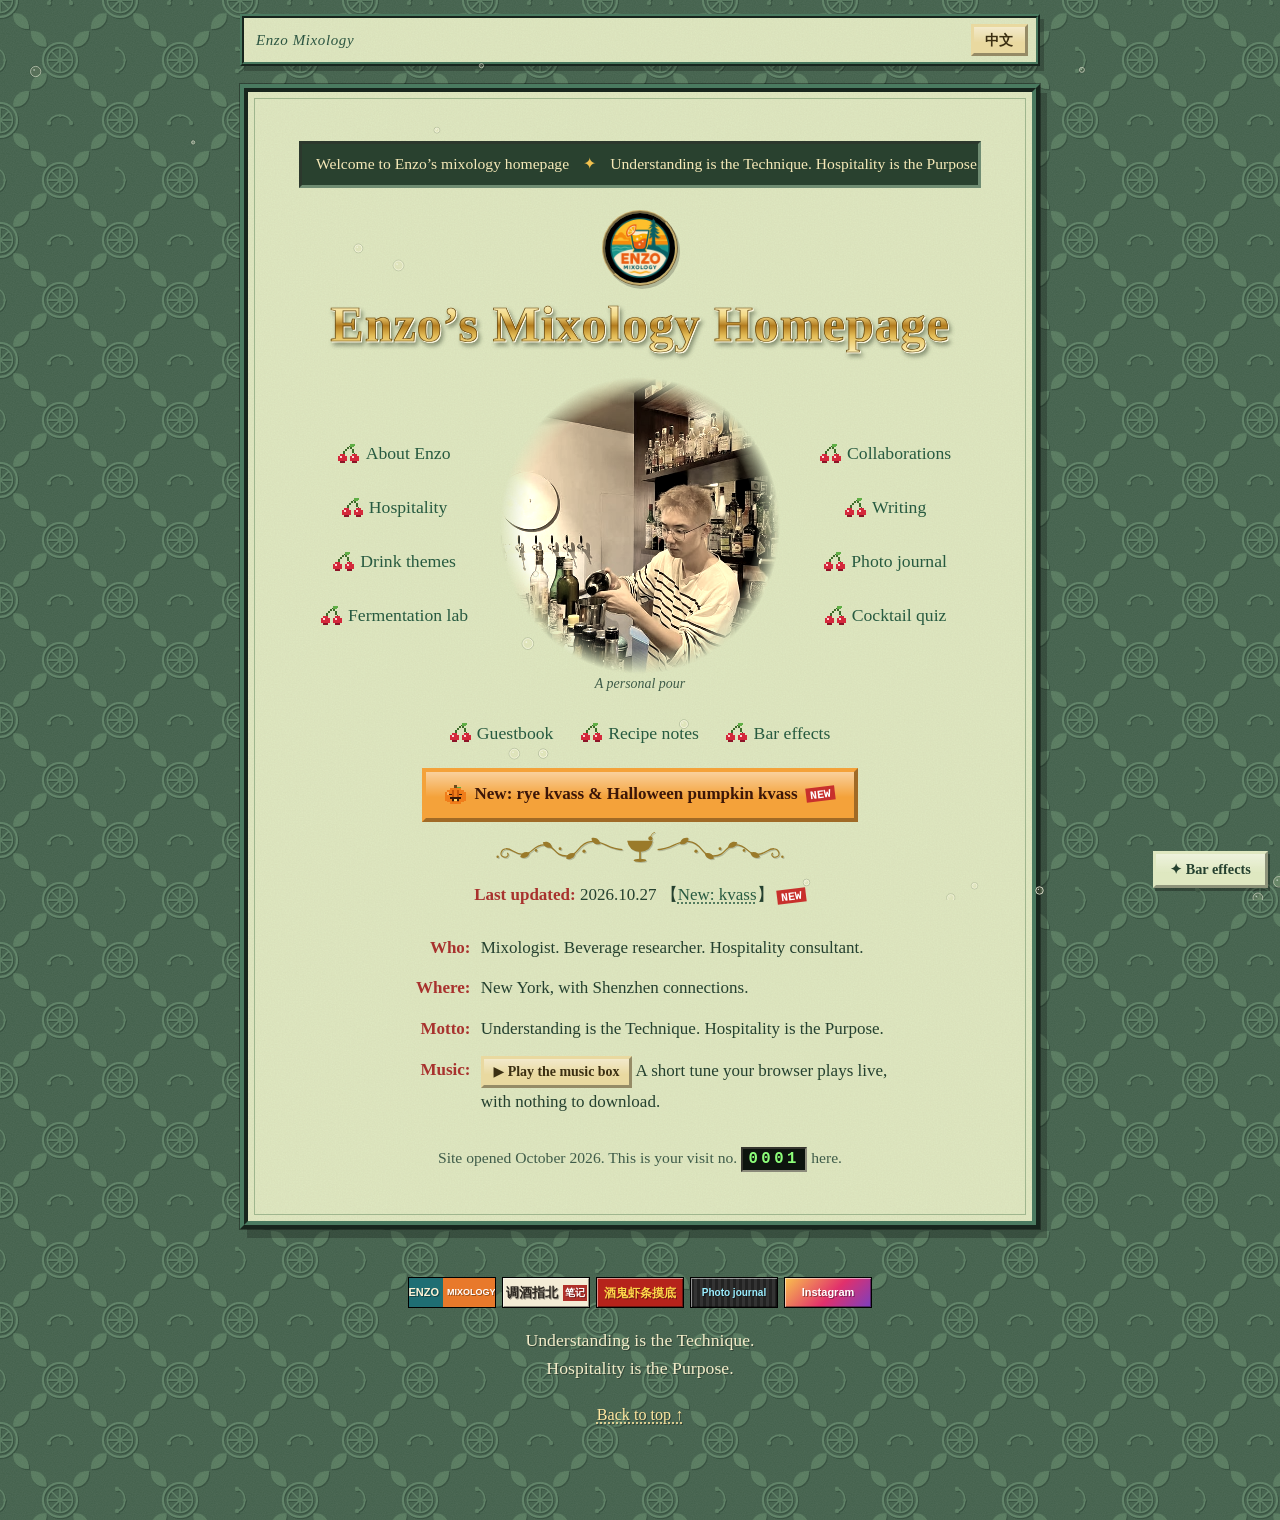
<file: index.html>
<!doctype html>
<html lang="en">
<head>
  <meta charset="utf-8">
  <meta name="viewport" content="width=device-width, initial-scale=1">
  <meta name="theme-color" content="#42604b">
  <title>Enzo Mixology — Understanding, in good company.</title>
  <meta name="description" content="Enzo is a New York-based mixologist, beverage researcher, and hospitality consultant. Explore his creative practice, fermentation research, and writing.">
  <link rel="icon" type="image/jpeg" href="assets/thumbs/logo.jpg"><link rel="canonical" href="https://rqguan.github.io/bartending/">
  <meta property="og:type" content="website">
  <meta property="og:title" content="Enzo Mixology">
  <meta property="og:description" content="Understanding is the Technique. Hospitality is the Purpose.">
  <meta property="og:url" content="https://rqguan.github.io/bartending/">
  <link rel="stylesheet" href="assets/retro.css">
  <script src="assets/retro.js" defer></script><script src="assets/i18n.js" defer></script>
  <script>
    /* Old single-page links (…/bartending/#practice) now open the matching page. */
    (function () {
      var rooms = { about: 'about.html', philosophy: 'hospitality.html', practice: 'drinks.html', research: 'fermentation.html',
        collaborations: 'collaborations.html', 'midtown-live': 'collaborations.html#midtown-live', 'fruit-stand': 'collaborations.html#fruit-stand',
        writing: 'writing.html', contact: 'guestbook.html' };
      var target = rooms[location.hash.slice(1)];
      if (target) {
        var parts = target.split('#');
        location.replace(parts[0] + location.search + (parts[1] ? '#' + parts[1] : ''));
      }
    })();
  </script>
</head>
<body class="room--lobby">
  <a class="skip-link" href="#main">Skip to content</a>
  <header class="topbar">
    <p class="topbar-name">Enzo Mixology</p>
    <button type="button" class="lang-toggle btn" lang="zh-CN" aria-label="切换到中文" hidden>中文</button>
  </header>

  <main id="main" class="room">
      <div class="frame">
        <div class="frame-in lobby">
          <div class="marquee">
            <div class="marquee-track">
              <p class="marquee-text"><span>Welcome to Enzo’s mixology homepage</span><span class="star" aria-hidden="true">✦</span><span>Understanding is the Technique. Hospitality is the Purpose.</span><span class="star" aria-hidden="true">✦</span><span>Pull up a stool and stay a while.</span><span class="star" aria-hidden="true">✦</span><span>New this autumn: rye kvass and a Halloween pumpkin kvass.</span><span class="star" aria-hidden="true">✦</span></p>
              <p class="marquee-text" aria-hidden="true"><span>Welcome to Enzo’s mixology homepage</span><span class="star">✦</span><span>Understanding is the Technique. Hospitality is the Purpose.</span><span class="star">✦</span><span>Pull up a stool and stay a while.</span><span class="star">✦</span><span>New this autumn: rye kvass and a Halloween pumpkin kvass.</span><span class="star">✦</span></p>
            </div>
          </div>

          <img class="lobby-logo" src="assets/thumbs/logo.jpg" width="320" height="320" alt="Enzo Mixology orange and teal logo">
          <h1 id="site-title" class="wordart">Enzo’s Mixology Homepage</h1>

          <div class="lobby-grid">
            <nav class="lobby-links" aria-label="Rooms, first half">
              <ul>
                <li><a href="about.html"><svg class="px" aria-hidden="true"><use href="assets/retro/sprite.svg#px-cherry"/></svg>About Enzo</a></li>
                <li><a href="hospitality.html"><svg class="px" aria-hidden="true"><use href="assets/retro/sprite.svg#px-cherry"/></svg>Hospitality</a></li>
                <li><a href="drinks.html"><svg class="px" aria-hidden="true"><use href="assets/retro/sprite.svg#px-cherry"/></svg>Drink themes</a></li>
                <li><a href="fermentation.html"><svg class="px" aria-hidden="true"><use href="assets/retro/sprite.svg#px-cherry"/></svg>Fermentation lab</a></li>
              </ul>
            </nav>
            <figure class="portrait-oval photo" data-dialup>
              <span class="pic"><img src="assets/thumbs/eff1db6f96239d7aa196088574652f0d.jpg" width="540" height="720" fetchpriority="high" decoding="async" alt="Enzo pouring from a bottle into a shaker behind a bar."></span>
              <figcaption>A personal pour</figcaption>
            </figure>
            <nav class="lobby-links" aria-label="Rooms, second half">
              <ul>
                <li><a href="collaborations.html"><svg class="px" aria-hidden="true"><use href="assets/retro/sprite.svg#px-cherry"/></svg>Collaborations</a></li>
                <li><a href="writing.html"><svg class="px" aria-hidden="true"><use href="assets/retro/sprite.svg#px-cherry"/></svg>Writing</a></li>
                <li><a href="journal.html"><svg class="px" aria-hidden="true"><use href="assets/retro/sprite.svg#px-cherry"/></svg>Photo journal</a></li>
                <li><a href="cocktailtest/"><svg class="px" aria-hidden="true"><use href="assets/retro/sprite.svg#px-cherry"/></svg>Cocktail quiz</a></li>
              </ul>
            </nav>
          </div>

          <p class="lobby-row">
            <a href="guestbook.html"><svg class="px" aria-hidden="true"><use href="assets/retro/sprite.svg#px-cherry"/></svg>Guestbook</a>
            <a href="https://fluidstates.notion.site/32730266ff8b80b382acde84ec380707" target="_blank" rel="noopener"><svg class="px" aria-hidden="true"><use href="assets/retro/sprite.svg#px-cherry"/></svg>Recipe notes</a>
            <button type="button" class="linklike" data-fx-open hidden><svg class="px" aria-hidden="true"><use href="assets/retro/sprite.svg#px-cherry"/></svg>Bar effects</button>
          </p>

          <p class="new-banner-wrap"><a class="new-banner" href="kvass.html"><svg class="px" aria-hidden="true"><use href="assets/retro/sprite.svg#px-pumpkin"/></svg><span>New: rye kvass &amp; Halloween pumpkin kvass</span><span class="new" aria-hidden="true">NEW</span></a></p>

          <svg class="vine" viewBox="0 0 400 44" aria-hidden="true"><use href="assets/retro/sprite.svg#vine"/></svg>

          <p class="updated"><span class="label">Last updated:</span> 2026.10.27 【<a href="kvass.html">New: kvass</a>】<span class="new" aria-hidden="true">NEW</span></p>

          <dl class="notes">
            <div><dt>Who:</dt><dd>Mixologist. Beverage researcher. Hospitality consultant.</dd></div>
            <div><dt>Where:</dt><dd>New York, with Shenzhen connections.</dd></div>
            <div><dt>Motto:</dt><dd>Understanding is the Technique. Hospitality is the Purpose.</dd></div>
            <div class="js-only" hidden><dt>Music:</dt><dd><button type="button" class="btn btn-small music-toggle" aria-pressed="false"><span class="when-off">▶ Play the music box</span><span class="when-on">❚❚ Pause the music box</span></button> A short tune your browser plays live, with nothing to download.</dd></div>
          </dl>

          <p class="since">Site opened October 2026. <span class="visits js-only" hidden><span data-zh="这是您第">This is your visit no.</span> <span class="odometer" id="visit-count">0001</span> <span data-zh="次光临本站。">here.</span></span></p>
        </div>
      </div>
  </main>

  <footer class="site-foot">
        <nav class="badges" aria-label="Link buttons">
          <a class="badge badge--enzo" href="./"><span>ENZO</span><span>MIXOLOGY</span></a>
          <a class="badge badge--guide" href="https://fluidstates.notion.site/32730266ff8b80b382acde84ec380707" target="_blank" rel="noopener" lang="zh-CN"><span>调酒指北</span><i>笔记</i></a>
          <a class="badge badge--quiz" href="cocktailtest/" lang="zh-CN">酒鬼虾条摸底</a>
          <a class="badge badge--photo" href="journal.html">Photo journal</a>
          <a class="badge badge--ig" href="https://www.instagram.com/asyouwish.nyc/">Instagram</a>
        </nav>
        <p class="foot-motto">Understanding is the Technique.<br>Hospitality is the Purpose.</p>
        <p><a href="#main">Back to top ↑</a></p>
      </footer>

  <div class="fx" hidden>
    <button type="button" class="fx-toggle btn" aria-expanded="false" aria-controls="fx-panel"><span aria-hidden="true">✦ </span>Bar effects</button>
    <div class="fx-panel" id="fx-panel" role="group" aria-labelledby="fx-title" hidden>
      <p class="fx-title" id="fx-title">Bar effects</p>
      <label><input type="checkbox" data-fx="bubbles"> Champagne bubbles</label>
      <label><input type="checkbox" data-fx="ice"> Falling ice</label>
      <label><input type="checkbox" data-fx="fireworks"> Fireworks on click</label>
      <label><input type="checkbox" data-fx="stardust"> Stardust cursor</label>
      <label><input type="checkbox" data-fx="music"> Music box</label>
      <button type="button" class="btn btn-small fx-close">Close</button>
    </div>
  </div>
</body>
</html>
</file>
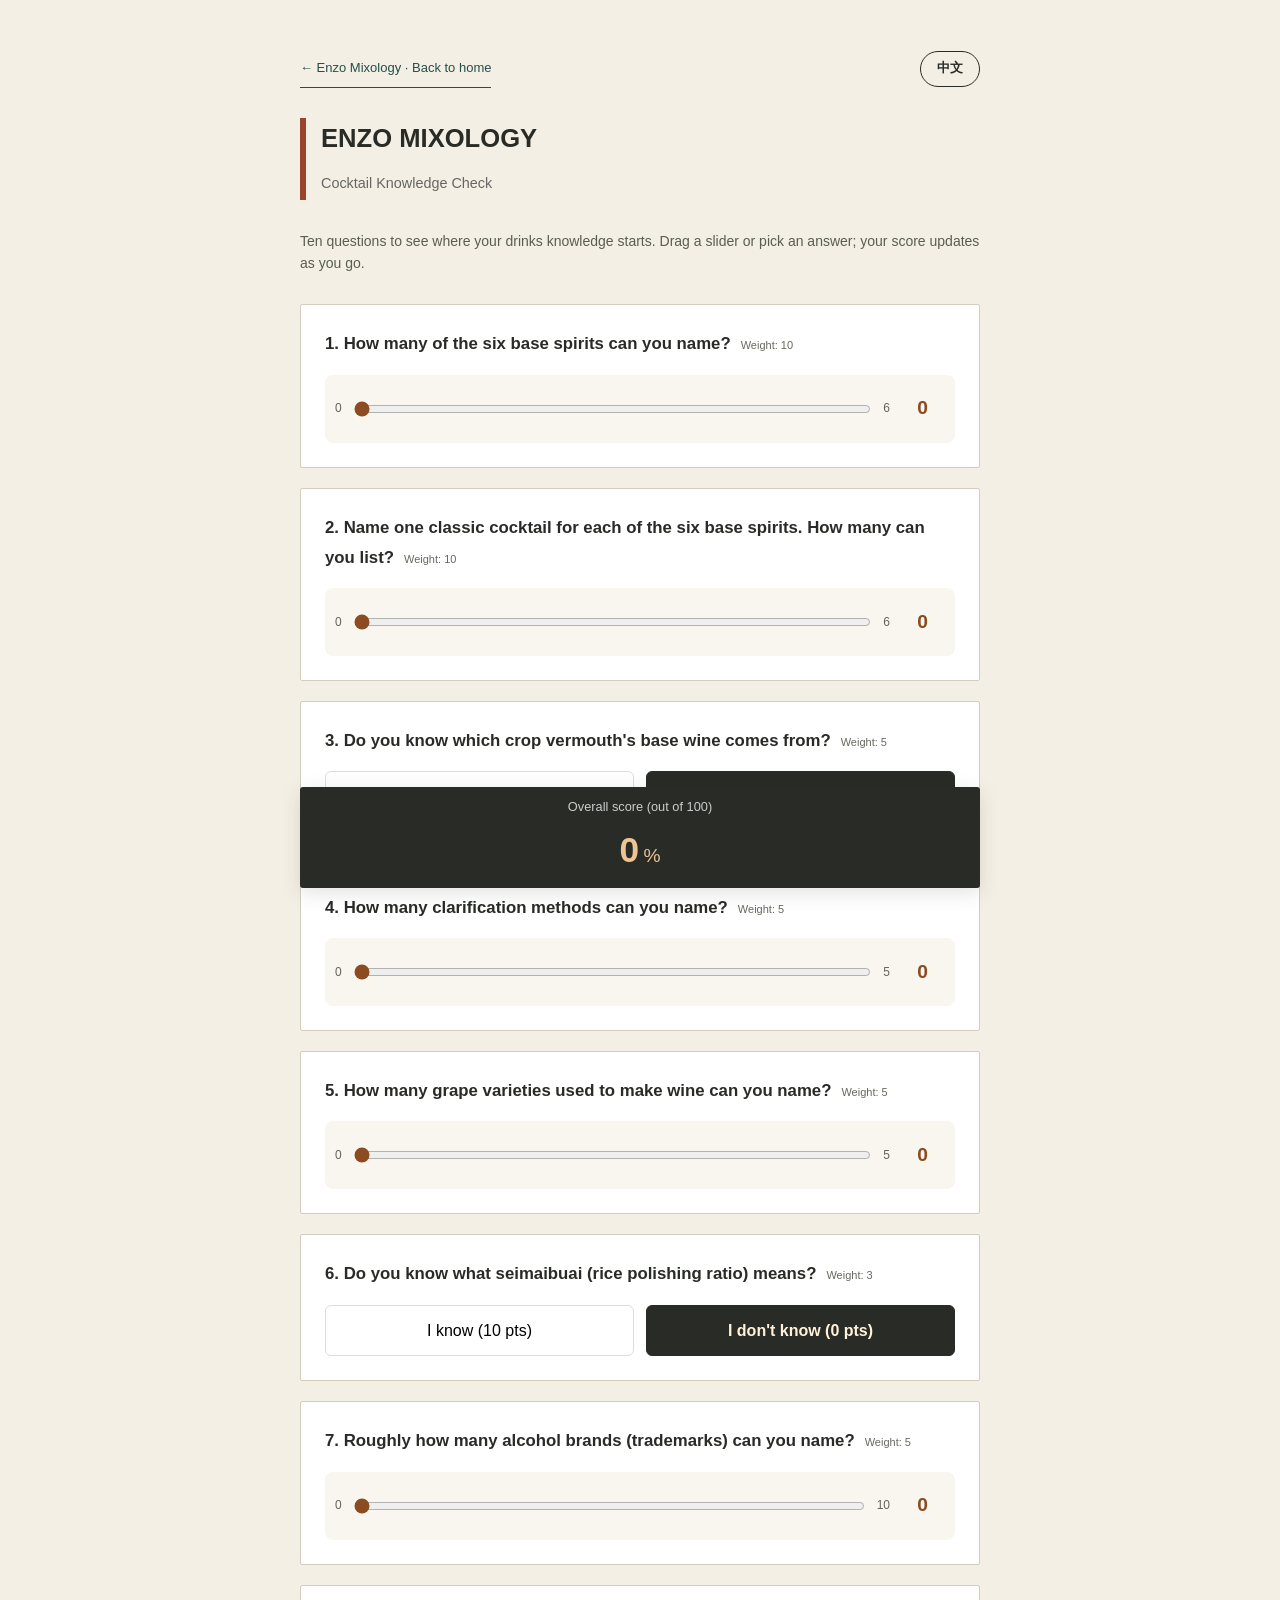
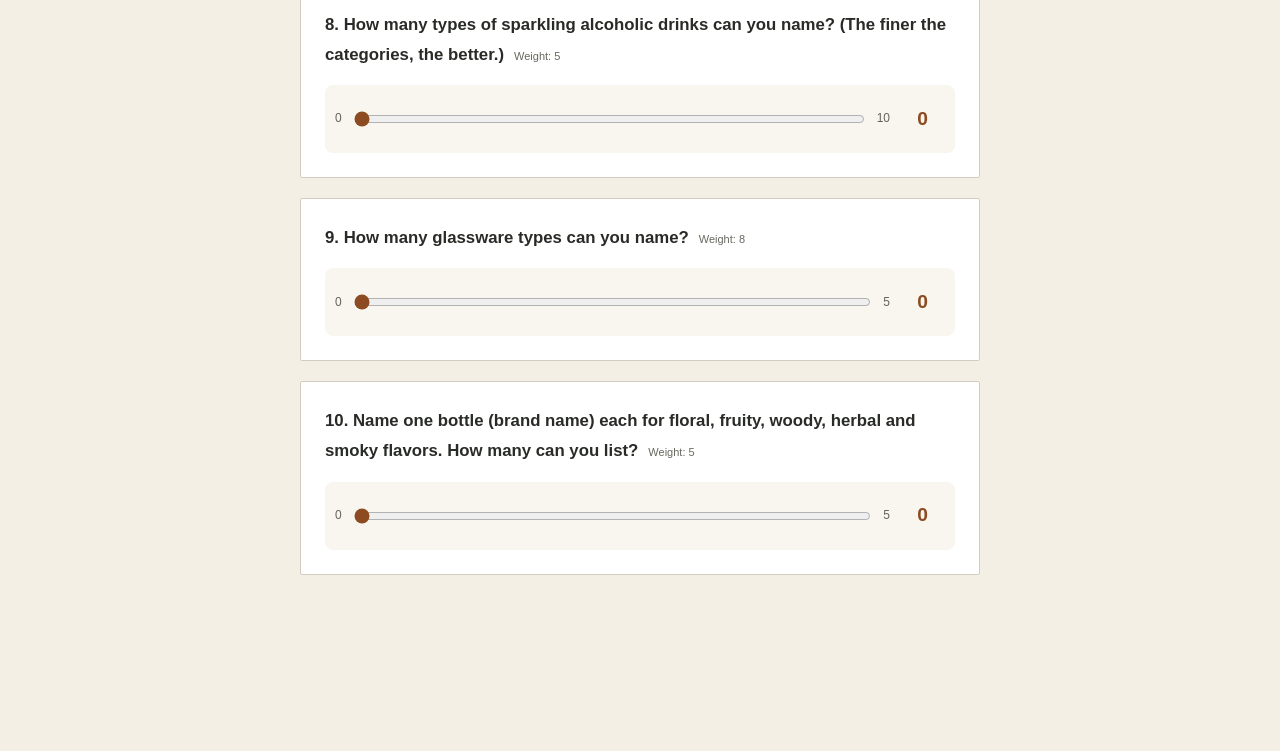
<file: cocktailtest/index.html>
<!DOCTYPE html>
<html lang="zh-CN">
<head>
    <meta charset="UTF-8">
    <meta name="viewport" content="width=device-width, initial-scale=1.0">
    <title>Enzo Mixology - 酒鬼虾条摸底</title>
    <style>
        :root { --main: #1a1a1a; --gold: #d4af37; --bg: #f8f8f8; }
        body { font-family: "PingFang SC", "Microsoft YaHei", sans-serif; background: var(--bg); color: var(--main); max-width: 650px; margin: 40px auto; padding: 20px; line-height: 1.6; }
        h1 { border-left: 6px solid var(--gold); padding-left: 15px; font-size: 1.6rem; margin-bottom: 30px; }
        .q-card { background: #fff; padding: 25px; border-radius: 12px; margin-bottom: 20px; box-shadow: 0 4px 15px rgba(0,0,0,0.05); }
        .q-text { font-weight: 600; margin-bottom: 15px; display: block; font-size: 1.05rem; }
        .slider-box { display: flex; align-items: center; gap: 15px; background: #fdfdfd; padding: 10px; border-radius: 8px; }
        input[type=range] { flex: 1; accent-color: var(--gold); cursor: pointer; }
        .val-num { width: 45px; font-weight: bold; color: var(--gold); text-align: center; font-size: 1.2rem; }
        .btn-group { display: flex; gap: 12px; }
        .yn-btn { flex: 1; padding: 12px; border: 1px solid #ddd; background: #fff; cursor: pointer; border-radius: 6px; }
        .yn-btn.active { background: var(--main); color: var(--gold); border-color: var(--main); font-weight: bold; }
        #score-board { position: sticky; bottom: 20px; background: var(--main); color: white; padding: 25px; border-radius: 16px; display: flex; flex-direction: column; align-items: center; box-shadow: 0 15px 35px rgba(0,0,0,0.4); z-index: 100; }
        .weight-tag { font-size: 11px; color: #aaa; margin-left: 10px; font-weight: normal; }
    </style>
    <meta name="description" content="Enzo Mixology 的调酒知识自评：10 道题，滑块与是非选择，实时加权百分制计分。">
    <link rel="canonical" href="https://rqguan.github.io/bartending/cocktailtest/">
    <link rel="stylesheet" href="../assets/quiz.css">
</head>
<body>
    <nav aria-label="返回导航" id="top-nav" class="quiz-nav"><a class="back-link" href="../" id="back-link">← Enzo Mixology · 返回主页</a><button type="button" class="lang-toggle" id="lang-toggle" onclick="toggleLang()" aria-label="Switch to English" lang="en">EN</button></nav>
    <main>

    <h1>ENZO MIXOLOGY<br><small style="font-size: 0.9rem; color: #666; font-weight: normal;" id="subtitle">酒鬼虾条摸底</small></h1>

    <p class="quiz-intro" id="intro">十道题，看看你的饮品知识从哪里开始。拖动滑块或选择答案，分数会实时更新。</p>
    <div id="quiz"></div>
    <noscript><p>此测验需要启用 JavaScript 才能显示题目并计算分数。<span lang="en">This quiz needs JavaScript to show the questions and calculate your score.</span></p></noscript>

    <div id="score-board" role="status" aria-live="polite" aria-atomic="true">
        <div style="font-size: 0.9rem; margin-bottom: 5px; color: #ccc;" id="score-label">百分制综合评价</div>
        <div>
            <span id="total" style="font-size: 3rem; color: var(--gold); font-weight: bold;">0</span>
            <span style="font-size: 1.2rem; color: var(--gold);">%</span>
        </div>
    </div>

    </main>
    <script>
        const questions = [
            { t: "1. 六大基酒，你能说出几个?", min: 0, max: 6, w: 10, type: 'scale' },
            { t: "2. 六大基酒各列出一杯经典鸡尾酒，你能列出几杯?", min: 0, max: 6, w: 10, type: 'scale' },
            { t: "3. 是否知道味美思基酒的农作物来源?", min: 0, max: 1, w: 5, type: 'yn' },
            { t: "4. 你能列举出几种澄清（Clarification）的方法?", min: 0, max: 5, w: 5, type: 'scale' },
            { t: "5. 你能列出几种酿造葡萄酒的葡萄品种?", min: 0, max: 5, w: 5, type: 'scale' },
            { t: "6. 你是否知道精米步合度是什么?", min: 0, max: 1, w: 3, type: 'yn' },
            { t: "7. 你大致能说出多少种酒的品牌（商标名）?", min: 0, max: 10, w: 5, type: 'scale' },
            { t: "8. 你能说出几种带气泡的酒的种类?（分类越细越好）", min: 0, max: 10, w: 5, type: 'scale' },
            { t: "9. 你能说出几种杯型的名字?", min: 0, max: 5, w: 8, type: 'scale' },
            { t: "10. 花/果/木/草/烟熏的风味，各列一种酒名（商标名），你能列出几个?", min: 0, max: 5, w: 5, type: 'scale' }
        ];

        // English wording for each question, in the same order as `questions`; data and scoring stay in `questions`.
        const questionsEn = [
            "1. How many of the six base spirits can you name?",
            "2. Name one classic cocktail for each of the six base spirits. How many can you list?",
            "3. Do you know which crop vermouth's base wine comes from?",
            "4. How many clarification methods can you name?",
            "5. How many grape varieties used to make wine can you name?",
            "6. Do you know what seimaibuai (rice polishing ratio) means?",
            "7. Roughly how many alcohol brands (trademarks) can you name?",
            "8. How many types of sparkling alcoholic drinks can you name? (The finer the categories, the better.)",
            "9. How many glassware types can you name?",
            "10. Name one bottle (brand name) each for floral, fruity, woody, herbal and smoky flavors. How many can you list?"
        ];

        const i18n = {
            zh: { title: 'Enzo Mixology - 酒鬼虾条摸底', subtitle: '酒鬼虾条摸底', intro: '十道题，看看你的饮品知识从哪里开始。拖动滑块或选择答案，分数会实时更新。', back: '← Enzo Mixology · 返回主页', nav: '返回导航', score: '百分制综合评价', yes: '知道 (10分)', no: '不知道 (0分)', toggle: 'EN', toggleLabel: 'Switch to English', toggleLang: 'en', htmlLang: 'zh-CN' },
            en: { title: 'Enzo Mixology - Cocktail Knowledge Check', subtitle: 'Cocktail Knowledge Check', intro: 'Ten questions to see where your drinks knowledge starts. Drag a slider or pick an answer; your score updates as you go.', back: '← Enzo Mixology · Back to home', nav: 'Back navigation', score: 'Overall score (out of 100)', yes: 'I know (10 pts)', no: "I don't know (0 pts)", toggle: '中文', toggleLabel: '切换到中文', toggleLang: 'zh-CN', htmlLang: 'en' }
        };

        function initialLang() {
            try {
                const fromUrl = new URLSearchParams(location.search).get('lang');
                if (fromUrl === 'en' || fromUrl === 'zh') return fromUrl;
                const site = localStorage.getItem('site-lang');
                if (site === 'en' || site === 'zh') return site;
                const saved = localStorage.getItem('cocktailtest-lang');
                if (saved === 'en' || saved === 'zh') return saved;
            } catch (e) {}
            return 'zh';
        }
        let lang = initialLang();

        // 理论最高加权总分 = 总权重和 * 10
        const totalWeight = questions.reduce((sum, q) => sum + q.w, 0);
        const maxScore = totalWeight * 10;
        let state = questions.map(q => 0);

        function render() {
            const container = document.getElementById('quiz');
            const L = i18n[lang];
            container.innerHTML = '';
            questions.forEach((q, i) => {
                const card = document.createElement('div');
                card.className = 'q-card';
                let html = `<label class="q-text" id="question-${i}" ${q.type === 'scale' ? `for="answer-${i}"` : ''}>${lang === 'en' ? questionsEn[i] : q.t}<span class="weight-tag">Weight: ${q.w}</span></label>`;
                
                if (q.type === 'scale') {
                    html += `
                        <div class="slider-box">
                            <span style="font-size: 12px; color:#999">${q.min}</span>
                            <input id="answer-${i}" aria-labelledby="question-${i}" type="range" min="${q.min}" max="${q.max}" value="${state[i]}" step="1" oninput="update(${i}, this.value)">
                            <span style="font-size: 12px; color:#999">${q.max}</span>
                            <div class="val-num" id="val-${i}">${state[i]}</div>
                        </div>`;
                } else {
                    html += `
                        <div class="btn-group" role="group" aria-labelledby="question-${i}">
                            <button type="button" aria-pressed="${state[i] === 1}" class="yn-btn${state[i] === 1 ? ' active' : ''}" id="yn-${i}-1" onclick="update(${i}, 1)">${L.yes}</button>
                            <button type="button" aria-pressed="${state[i] === 0}" class="yn-btn${state[i] === 0 ? ' active' : ''}" id="yn-${i}-0" onclick="update(${i}, 0)">${L.no}</button>
                        </div>`;
                }
                card.innerHTML = html;
                container.appendChild(card);
            });
        }

        window.update = (index, val) => {
            state[index] = parseFloat(val);
            if (questions[index].type === 'scale') {
                document.getElementById(`val-${index}`).innerText = val;
            } else {
                document.querySelectorAll(`#yn-${index}-1, #yn-${index}-0`).forEach(b => { b.classList.remove('active'); b.setAttribute('aria-pressed', 'false'); });
                document.getElementById(`yn-${index}-${val}`).classList.add('active');
                document.getElementById(`yn-${index}-${val}`).setAttribute('aria-pressed', 'true');
            }
            calculate();
        };

        function calculate() {
            let weightedTotal = 0;
            questions.forEach((q, i) => {
                // 每道题先折算成10分满分制： (当前值 / 最大值) * 10
                const scoreOutOfTen = (state[i] / q.max) * 10;
                // 再乘以该题权重
                weightedTotal += scoreOutOfTen * q.w;
            });
            // 换算百分制：(实际加权总分 / 理论加权总分) * 100
            const percentage = Math.round((weightedTotal / maxScore) * 100);
            document.getElementById('total').innerText = percentage;
        }

        function applyLang() {
            const L = i18n[lang];
            if (document.documentElement) document.documentElement.lang = L.htmlLang;
            document.title = L.title;
            [['subtitle', L.subtitle], ['intro', L.intro], ['back-link', L.back], ['score-label', L.score], ['lang-toggle', L.toggle]]
                .forEach(([id, text]) => { const el = document.getElementById(id); if (el) el.textContent = text; });
            const nav = document.getElementById('top-nav');
            if (nav) nav.setAttribute('aria-label', L.nav);
            const btn = document.getElementById('lang-toggle');
            if (btn) { btn.setAttribute('aria-label', L.toggleLabel); btn.setAttribute('lang', L.toggleLang); }
            // Share the language with the rest of the site, and keep it when going back to the homepage.
            try { localStorage.setItem('site-lang', lang); localStorage.setItem('cocktailtest-lang', lang); } catch (e) {}
            const back = document.getElementById('back-link');
            if (back) back.setAttribute('href', lang === 'zh' ? '../?lang=zh' : '../');
            render();
        }

        window.toggleLang = () => {
            lang = lang === 'zh' ? 'en' : 'zh';
            try {
                localStorage.setItem('cocktailtest-lang', lang);
                const url = new URL(location.href);
                if (lang === 'en') url.searchParams.set('lang', 'en'); else url.searchParams.delete('lang');
                history.replaceState(null, '', url);
            } catch (e) {}
            applyLang();
        };

        applyLang();
    </script>
</body>
</html>
</file>
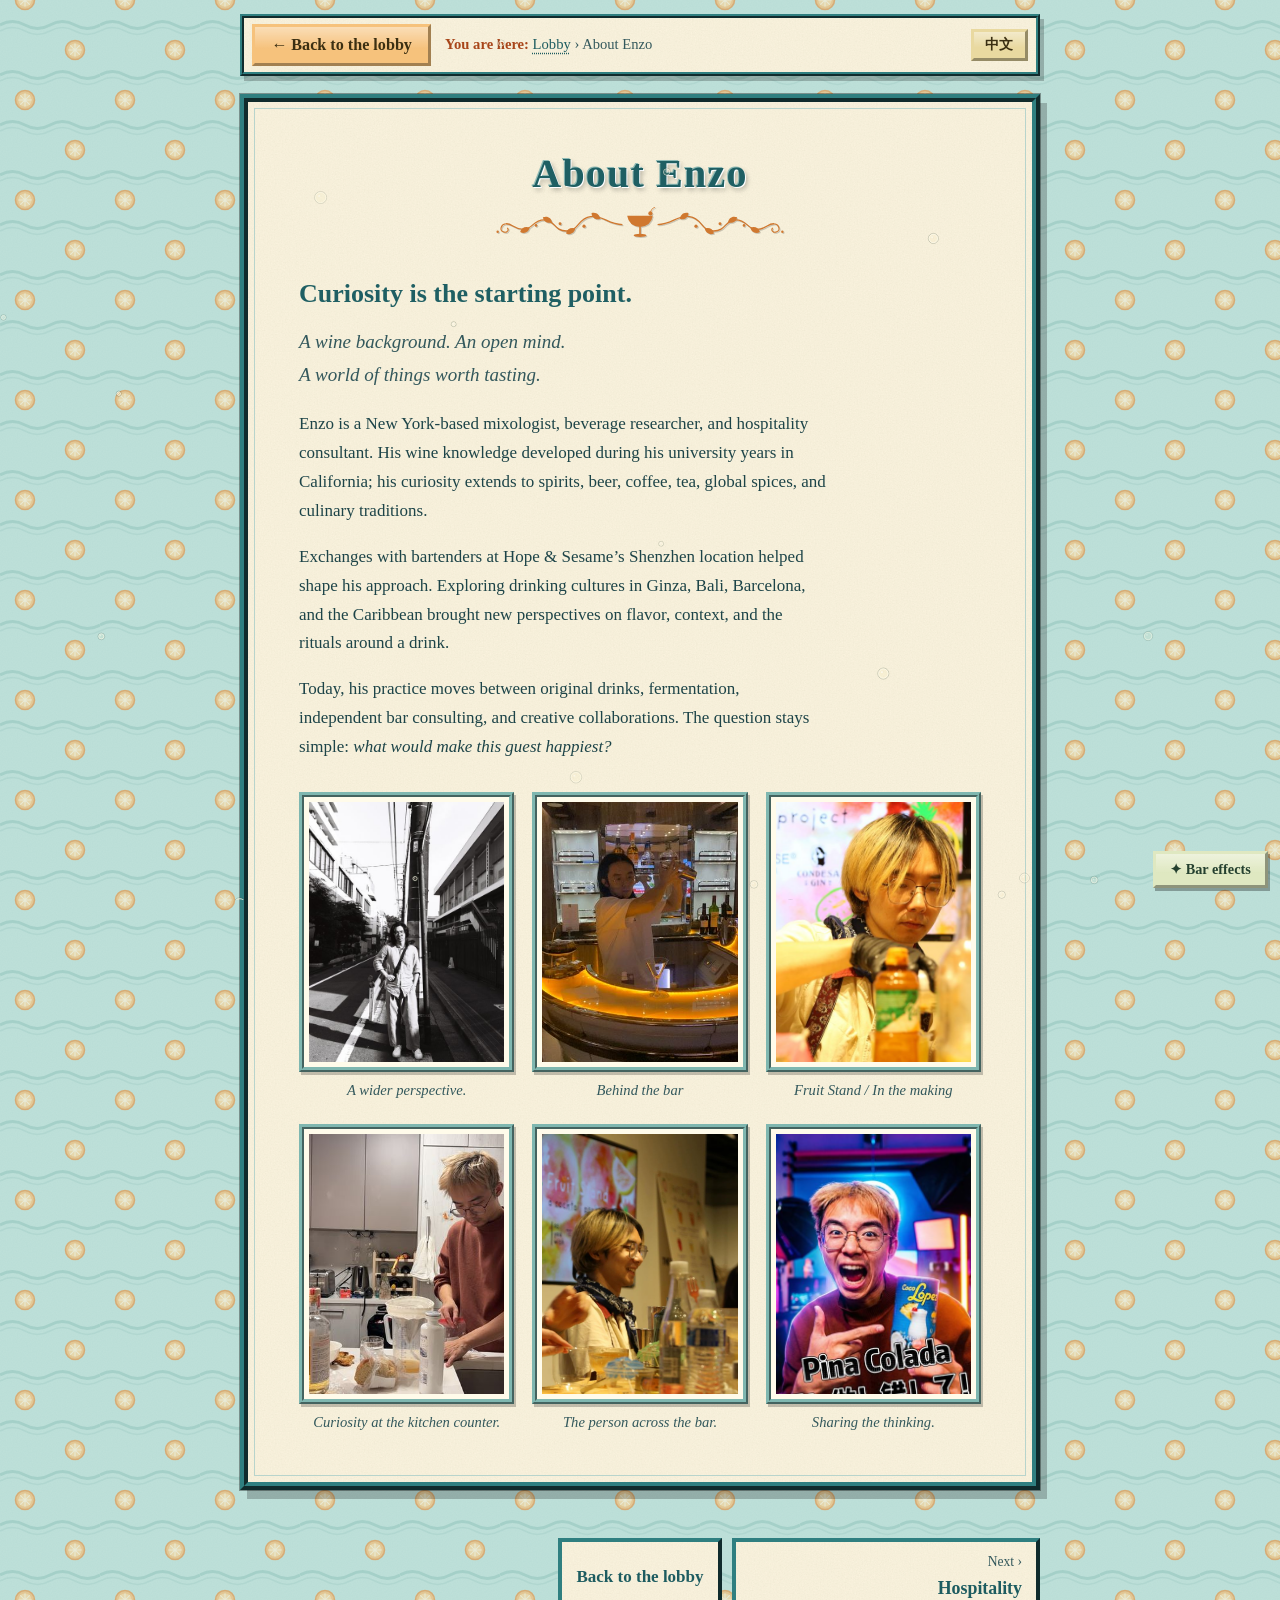
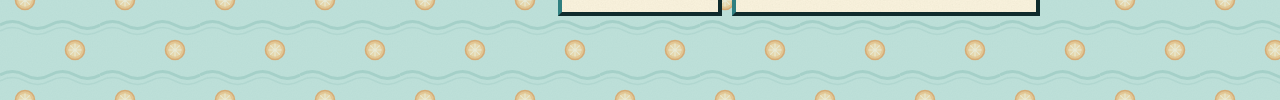
<file: about.html>
<!doctype html>
<html lang="en">
<head>
  <meta charset="utf-8">
  <meta name="viewport" content="width=device-width, initial-scale=1">
  <meta name="theme-color" content="#2f7f80">
  <title>About Enzo — Enzo Mixology</title>
  <meta name="description" content="About Enzo: a New York-based mixologist, beverage researcher, and hospitality consultant, with photographs from behind the bar and beyond.">
  <link rel="icon" type="image/jpeg" href="assets/thumbs/logo.jpg"><link rel="canonical" href="https://rqguan.github.io/bartending/about.html">
  <meta property="og:type" content="website">
  <meta property="og:title" content="About Enzo — Enzo Mixology">
  <meta property="og:description" content="About Enzo: a New York-based mixologist, beverage researcher, and hospitality consultant, with photographs from behind the bar and beyond.">
  <meta property="og:url" content="https://rqguan.github.io/bartending/about.html">
  <link rel="stylesheet" href="assets/retro.css">
  <script src="assets/retro.js" defer></script><script src="assets/i18n.js" defer></script>
</head>
<body class="room--about">
  <a class="skip-link" href="#main">Skip to content</a>
  <header class="topbar">
    <a class="btn back-btn" href="./">← Back to the lobby</a>
    <nav class="crumbs" aria-label="Breadcrumb"><span class="label">You are here:</span> <a href="./">Lobby</a> <span aria-hidden="true">›</span> <span aria-current="page">About Enzo</span></nav>
    <button type="button" class="lang-toggle btn" lang="zh-CN" aria-label="切换到中文" hidden>中文</button>
  </header>

  <main id="main" class="room">
      <div class="frame">
        <div class="frame-in">
          <header class="room-head">
            <h1 class="room-title" id="about-title">About Enzo</h1>
            <svg class="vine" viewBox="0 0 400 44" aria-hidden="true"><use href="assets/retro/sprite.svg#vine"/></svg>
          </header>
          <div class="prose">
            <h2>Curiosity is the starting point.</h2>
            <p class="lead">A wine background. An open mind.<br>A world of things worth tasting.</p>
            <p>Enzo is a New York-based mixologist, beverage researcher, and hospitality consultant. His wine knowledge developed during his university years in California; his curiosity extends to spirits, beer, coffee, tea, global spices, and culinary traditions.</p>
            <p>Exchanges with bartenders at Hope &amp; Sesame’s Shenzhen location helped shape his approach. Exploring drinking cultures in Ginza, Bali, Barcelona, and the Caribbean brought new perspectives on flavor, context, and the rituals around a drink.</p>
            <p>Today, his practice moves between original drinks, fermentation, independent bar consulting, and creative collaborations. The question stays simple: <em>what would make this guest happiest?</em></p>
          </div>
          <div class="album" aria-label="Enzo at work and away from the bar">
            <figure class="photo" data-dialup><span class="pic"><img src="assets/thumbs/NIK_07.jpg" width="482" height="720" loading="lazy" decoding="async" alt="Full-length black-and-white street portrait of Enzo in Japan."></span><figcaption>A wider perspective.</figcaption></figure>
            <figure class="photo" data-dialup><span class="pic"><img src="assets/thumbs/IMG_6186.jpg" width="333" height="720" loading="lazy" decoding="async" alt="Enzo shaking a drink at a curved, warmly lit bar."></span><figcaption>Behind the bar</figcaption></figure>
            <figure class="photo" data-dialup><span class="pic"><img src="assets/thumbs/fruit-stand-bartending.jpg" width="900" height="600" loading="lazy" decoding="async" alt="Preparing a drink at the Fruit Stand event."></span><figcaption>Fruit Stand / In the making</figcaption></figure>
            <figure class="photo" data-dialup><span class="pic"><img src="assets/thumbs/kitchen-work.jpg" width="720" height="405" loading="lazy" decoding="async" alt="Enzo preparing drinks at the kitchen counter."></span><figcaption>Curiosity at the kitchen counter.</figcaption></figure>
            <figure class="photo" data-dialup><span class="pic"><img src="assets/thumbs/fruit-stand-conversation.jpg" width="1100" height="849" loading="lazy" decoding="async" alt="Enzo in conversation across the Fruit Stand bar."></span><figcaption>The person across the bar.</figcaption></figure>
            <figure class="photo" data-dialup><span class="pic"><img src="assets/thumbs/pina-colada-thumbnail.jpg" width="397" height="720" loading="lazy" decoding="async" alt="Enzo on the Piña Colada tutorial cover."></span><figcaption>Sharing the thinking.</figcaption></figure>
          </div>
        </div>
      </div>
  </main>

  <nav class="pager" aria-label="More rooms">
    <span class="pager-prev"></span>
    <a class="pager-home" href="./">Back to the lobby</a>
    <a class="pager-next" href="hospitality.html"><span>Next ›</span> <strong>Hospitality</strong></a>
  </nav>

  <div class="fx" hidden>
    <button type="button" class="fx-toggle btn" aria-expanded="false" aria-controls="fx-panel"><span aria-hidden="true">✦ </span>Bar effects</button>
    <div class="fx-panel" id="fx-panel" role="group" aria-labelledby="fx-title" hidden>
      <p class="fx-title" id="fx-title">Bar effects</p>
      <label><input type="checkbox" data-fx="bubbles"> Champagne bubbles</label>
      <label><input type="checkbox" data-fx="ice"> Falling ice</label>
      <label><input type="checkbox" data-fx="fireworks"> Fireworks on click</label>
      <label><input type="checkbox" data-fx="stardust"> Stardust cursor</label>
      <label><input type="checkbox" data-fx="music"> Music box</label>
      <button type="button" class="btn btn-small fx-close">Close</button>
    </div>
  </div>
</body>
</html>
</file>
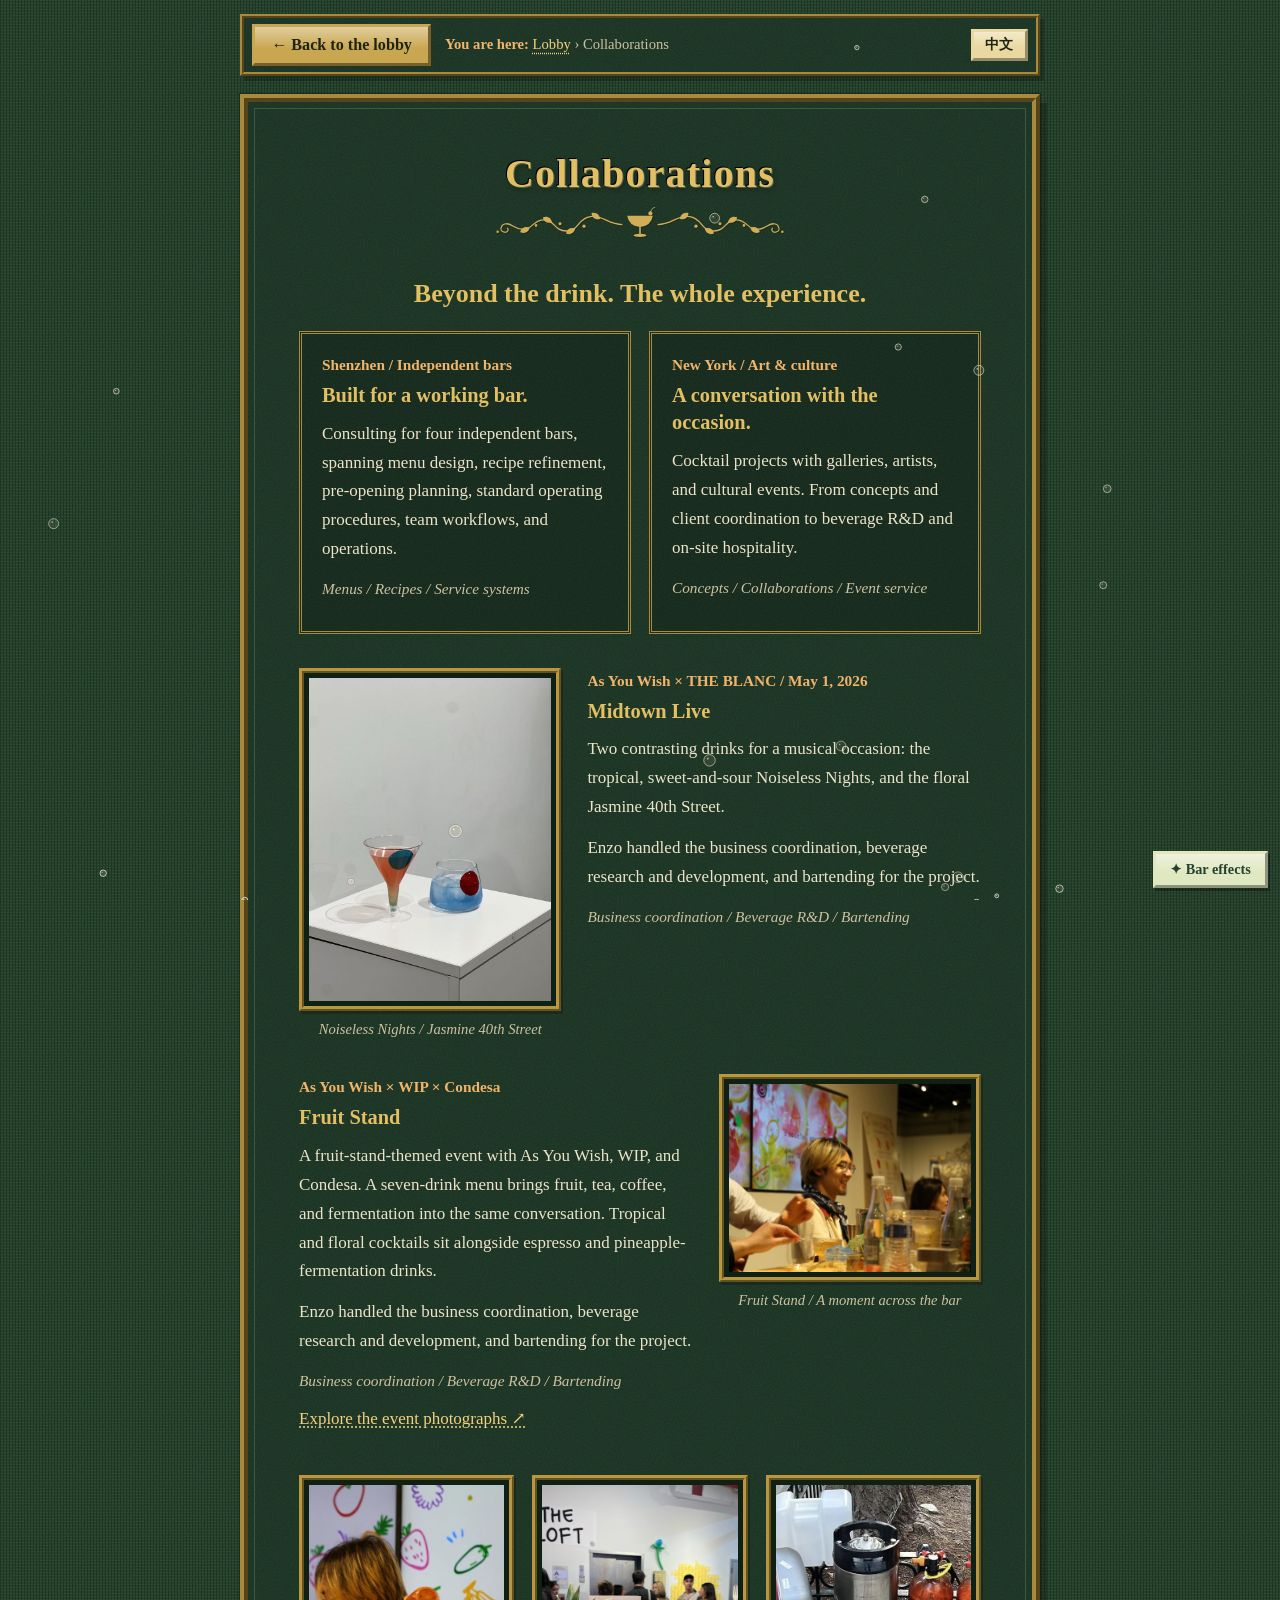
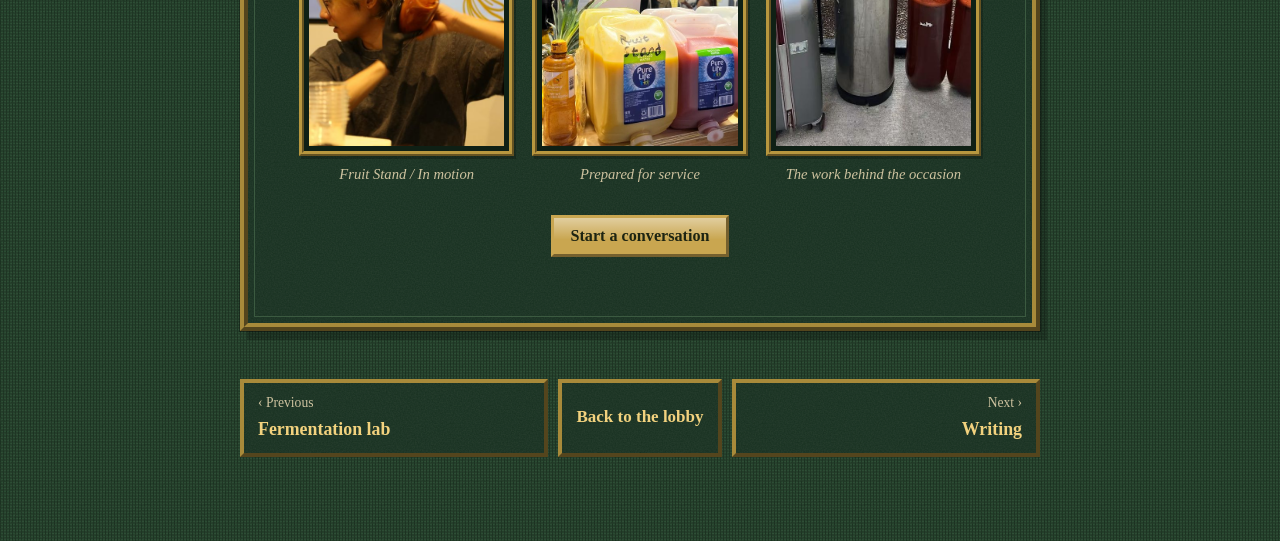
<file: collaborations.html>
<!doctype html>
<html lang="en">
<head>
  <meta charset="utf-8">
  <meta name="viewport" content="width=device-width, initial-scale=1">
  <meta name="theme-color" content="#1d3824">
  <title>Collaborations — Enzo Mixology</title>
  <meta name="description" content="Bar consulting in Shenzhen and cocktail collaborations in New York, including Midtown Live and Fruit Stand.">
  <link rel="icon" type="image/jpeg" href="assets/thumbs/logo.jpg"><link rel="canonical" href="https://rqguan.github.io/bartending/collaborations.html">
  <meta property="og:type" content="website">
  <meta property="og:title" content="Collaborations — Enzo Mixology">
  <meta property="og:description" content="Bar consulting in Shenzhen and cocktail collaborations in New York, including Midtown Live and Fruit Stand.">
  <meta property="og:url" content="https://rqguan.github.io/bartending/collaborations.html">
  <link rel="stylesheet" href="assets/retro.css">
  <script src="assets/retro.js" defer></script><script src="assets/i18n.js" defer></script>
</head>
<body class="room--forest">
  <a class="skip-link" href="#main">Skip to content</a>
  <header class="topbar">
    <a class="btn back-btn" href="./">← Back to the lobby</a>
    <nav class="crumbs" aria-label="Breadcrumb"><span class="label">You are here:</span> <a href="./">Lobby</a> <span aria-hidden="true">›</span> <span aria-current="page">Collaborations</span></nav>
    <button type="button" class="lang-toggle btn" lang="zh-CN" aria-label="切换到中文" hidden>中文</button>
  </header>

  <main id="main" class="room">
      <div class="frame">
        <div class="frame-in">
          <header class="room-head">
            <h1 class="room-title" id="collab-title">Collaborations</h1>
            <svg class="vine" viewBox="0 0 400 44" aria-hidden="true"><use href="assets/retro/sprite.svg#vine"/></svg>
          </header>
          <div class="prose prose--center">
            <h2>Beyond the drink. The whole experience.</h2>
          </div>
          <div class="consult">
            <article><p class="label">Shenzhen / Independent bars</p><h3>Built for a working bar.</h3><p>Consulting for four independent bars, spanning menu design, recipe refinement, pre-opening planning, standard operating procedures, team workflows, and operations.</p><p class="scope">Menus / Recipes / Service systems</p></article>
            <article><p class="label">New York / Art &amp; culture</p><h3>A conversation with the occasion.</h3><p>Cocktail projects with galleries, artists, and cultural events. From concepts and client coordination to beverage R&amp;D and on-site hospitality.</p><p class="scope">Concepts / Collaborations / Event service</p></article>
          </div>
          <div class="stories" aria-label="Selected collaborations">
            <article class="story" id="midtown-live">
              <figure class="photo" data-dialup><span class="pic"><img src="assets/thumbs/midtown-live.jpg" width="750" height="1000" loading="lazy" decoding="async" alt="A coral cocktail in a stemmed glass beside a blue cocktail over ice, with contrasting circular glass decorations."></span><figcaption>Noiseless Nights / Jasmine 40th Street</figcaption></figure>
              <div class="story-copy">
                <p class="label">As You Wish × THE BLANC / May 1, 2026</p>
                <h3>Midtown Live</h3>
                <p>Two contrasting drinks for a musical occasion: the tropical, sweet-and-sour Noiseless Nights, and the floral Jasmine 40th Street.</p>
                <p>Enzo handled the business coordination, beverage research and development, and bartending for the project.</p>
                <p class="scope">Business coordination / Beverage R&amp;D / Bartending</p>
              </div>
            </article>
            <article class="story" id="fruit-stand">
              <figure class="photo" data-dialup><span class="pic"><img src="assets/thumbs/fruit-stand-conversation.jpg" width="1100" height="849" loading="lazy" decoding="async" alt="Conversation across the bar at the fruit-themed event."></span><figcaption>Fruit Stand / A moment across the bar</figcaption></figure>
              <div class="story-copy">
                <p class="label">As You Wish × WIP × Condesa</p>
                <h3>Fruit Stand</h3>
                <p>A fruit-stand-themed event with As You Wish, WIP, and Condesa. A seven-drink menu brings fruit, tea, coffee, and fermentation into the same conversation. Tropical and floral cocktails sit alongside espresso and pineapple-fermentation drinks.</p>
                <p>Enzo handled the business coordination, beverage research and development, and bartending for the project.</p>
                <p class="scope">Business coordination / Beverage R&amp;D / Bartending</p>
                <p><a href="journal.html#fruit-stand">Explore the event photographs <span aria-hidden="true">↗</span></a></p>
              </div>
            </article>
          </div>
          <div class="album album--3">
            <figure class="photo" data-dialup><span class="pic"><img src="assets/thumbs/fruit-stand-shaking.jpg" width="900" height="600" loading="lazy" decoding="async" alt="Shaking a drink against the illustrated Fruit Stand backdrop."></span><figcaption>Fruit Stand / In motion</figcaption></figure>
            <figure class="photo" data-dialup><span class="pic"><img src="assets/thumbs/fruit-stand-service.jpg" width="900" height="675" loading="lazy" decoding="async" alt="Fruit Stand service counter with drink containers and fruit."></span><figcaption>Prepared for service</figcaption></figure>
            <figure class="photo" data-dialup><span class="pic"><img src="assets/thumbs/261.jpg" width="900" height="645" loading="lazy" decoding="async" alt="Beverage vessels, containers and a suitcase."></span><figcaption>The work behind the occasion</figcaption></figure>
          </div>
          <p class="center"><a class="btn" href="guestbook.html">Start a conversation</a></p>
        </div>
      </div>
  </main>

  <nav class="pager" aria-label="More rooms">
    <a class="pager-prev" href="fermentation.html"><span>‹ Previous</span> <strong>Fermentation lab</strong></a>
    <a class="pager-home" href="./">Back to the lobby</a>
    <a class="pager-next" href="writing.html"><span>Next ›</span> <strong>Writing</strong></a>
  </nav>

  <div class="fx" hidden>
    <button type="button" class="fx-toggle btn" aria-expanded="false" aria-controls="fx-panel"><span aria-hidden="true">✦ </span>Bar effects</button>
    <div class="fx-panel" id="fx-panel" role="group" aria-labelledby="fx-title" hidden>
      <p class="fx-title" id="fx-title">Bar effects</p>
      <label><input type="checkbox" data-fx="bubbles"> Champagne bubbles</label>
      <label><input type="checkbox" data-fx="ice"> Falling ice</label>
      <label><input type="checkbox" data-fx="fireworks"> Fireworks on click</label>
      <label><input type="checkbox" data-fx="stardust"> Stardust cursor</label>
      <label><input type="checkbox" data-fx="music"> Music box</label>
      <button type="button" class="btn btn-small fx-close">Close</button>
    </div>
  </div>
</body>
</html>
</file>
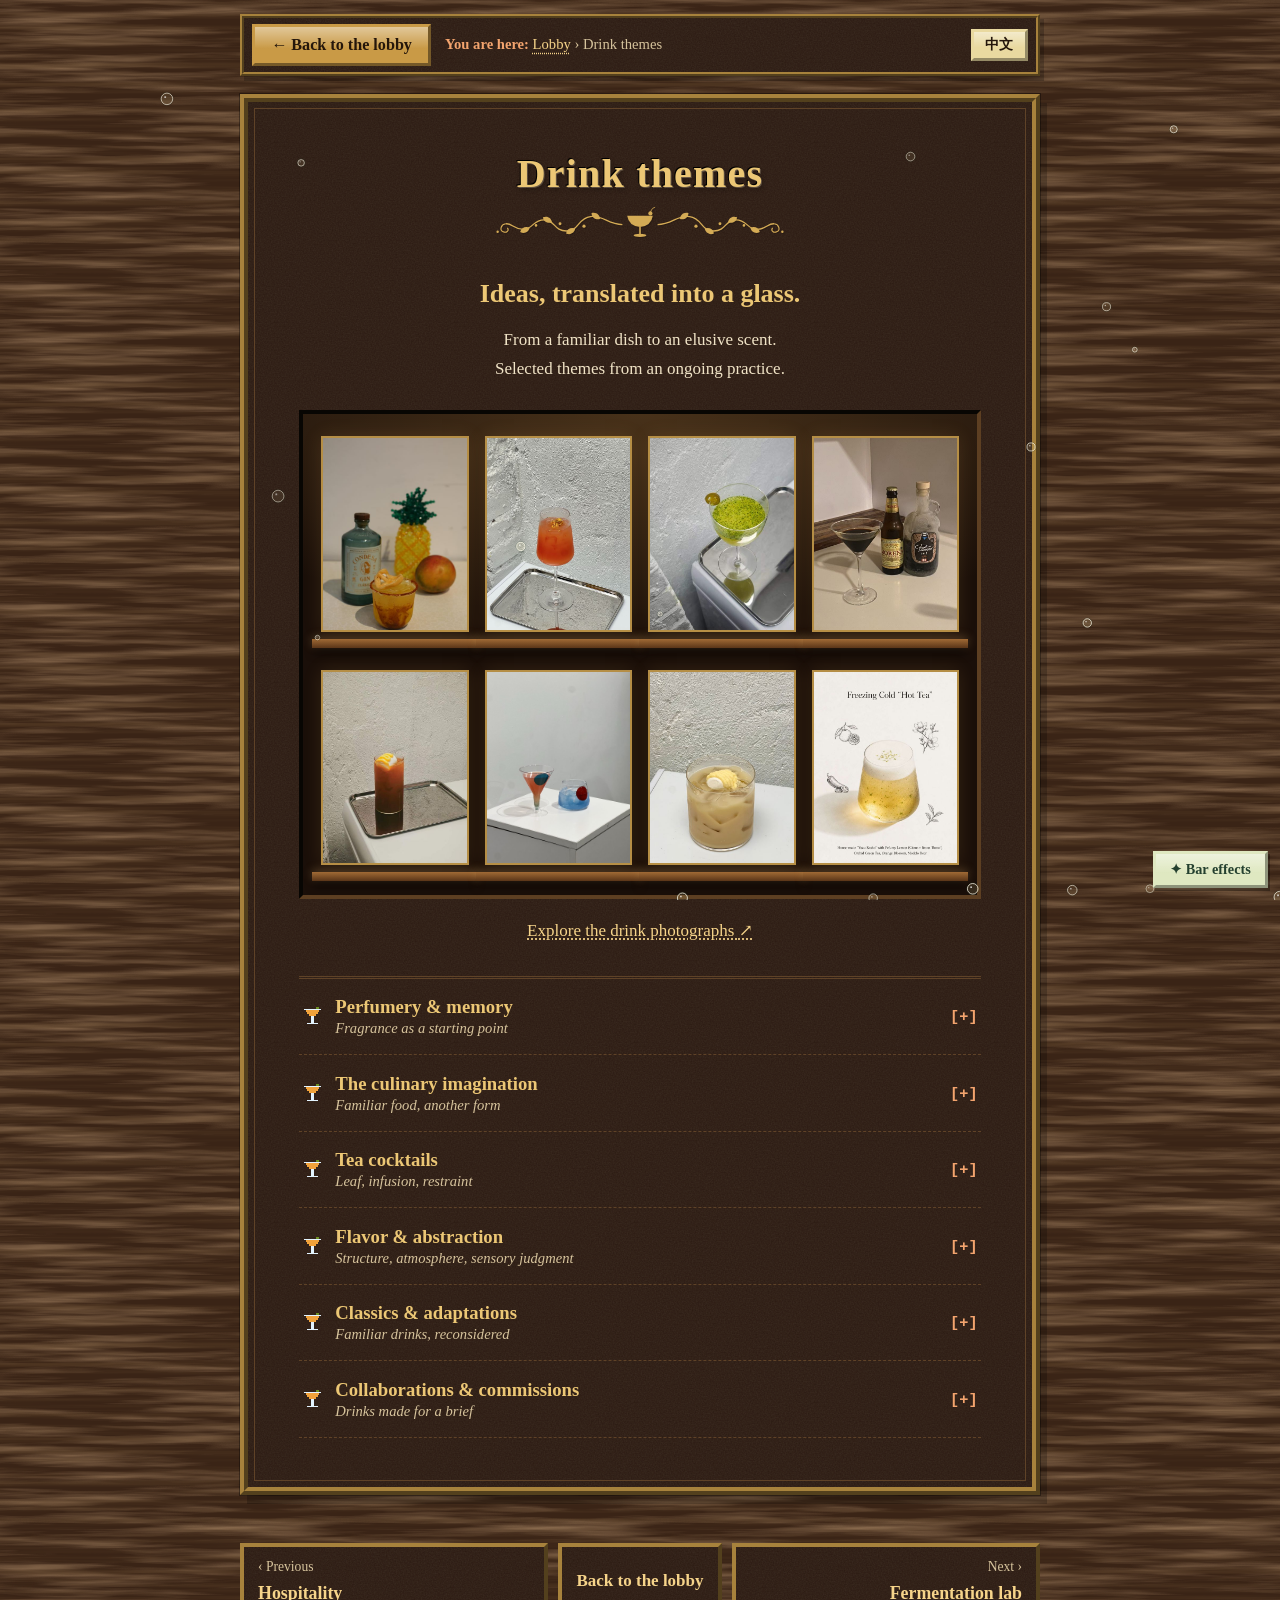
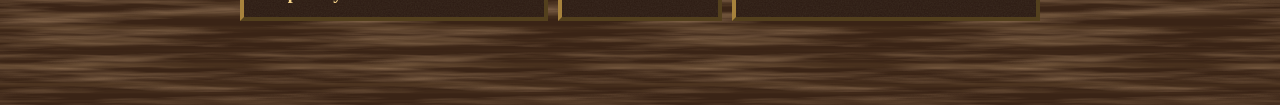
<file: drinks.html>
<!doctype html>
<html lang="en">
<head>
  <meta charset="utf-8">
  <meta name="viewport" content="width=device-width, initial-scale=1">
  <meta name="theme-color" content="#3a2416">
  <title>Drink themes — Enzo Mixology</title>
  <meta name="description" content="Selected drink themes by Enzo, from perfume and regional food to tea and abstract flavor studies, with past menus and recipe notes.">
  <link rel="icon" type="image/jpeg" href="assets/thumbs/logo.jpg"><link rel="canonical" href="https://rqguan.github.io/bartending/drinks.html">
  <meta property="og:type" content="website">
  <meta property="og:title" content="Drink themes — Enzo Mixology">
  <meta property="og:description" content="Selected drink themes by Enzo, from perfume and regional food to tea and abstract flavor studies, with past menus and recipe notes.">
  <meta property="og:url" content="https://rqguan.github.io/bartending/drinks.html">
  <link rel="stylesheet" href="assets/retro.css">
  <script src="assets/retro.js" defer></script><script src="assets/i18n.js" defer></script>
</head>
<body class="room--walnut">
  <a class="skip-link" href="#main">Skip to content</a>
  <header class="topbar">
    <a class="btn back-btn" href="./">← Back to the lobby</a>
    <nav class="crumbs" aria-label="Breadcrumb"><span class="label">You are here:</span> <a href="./">Lobby</a> <span aria-hidden="true">›</span> <span aria-current="page">Drink themes</span></nav>
    <button type="button" class="lang-toggle btn" lang="zh-CN" aria-label="切换到中文" hidden>中文</button>
  </header>

  <main id="main" class="room">
      <div class="frame">
        <div class="frame-in">
          <header class="room-head">
            <h1 class="room-title" id="practice-title">Drink themes</h1>
            <svg class="vine" viewBox="0 0 400 44" aria-hidden="true"><use href="assets/retro/sprite.svg#vine"/></svg>
          </header>
          <div class="prose prose--center">
            <h2>Ideas, translated into a glass.</h2>
            <p>From a familiar dish to an elusive scent.<br>Selected themes from an ongoing practice.</p>
          </div>
          <div class="backbar">
            <figure class="photo" data-dialup><span class="pic"><img src="assets/thumbs/fruit-stand-condesa.jpg" width="480" height="720" loading="lazy" decoding="async" alt="A yellow drink beside Condesa Gin and a fruit display."></span></figure>
            <figure class="photo" data-dialup><span class="pic"><img src="assets/thumbs/floral-red.jpg" width="540" height="720" loading="lazy" decoding="async" alt="Orange-red drink with a flower garnish."></span></figure>
            <figure class="photo" data-dialup><span class="pic"><img src="assets/thumbs/green-coupe-detail.jpg" width="540" height="720" loading="lazy" decoding="async" alt="Surface detail of a green drink."></span></figure>
            <figure class="photo" data-dialup><span class="pic"><img src="assets/thumbs/dark-drink.jpg" width="540" height="720" loading="lazy" decoding="async" alt="Dark drink beside Malta Morena and Pitorro Café bottles."></span></figure>
            <figure class="photo" data-dialup><span class="pic"><img src="assets/thumbs/1972.jpg" width="540" height="720" loading="lazy" decoding="async" alt="Tall orange drink with a pale topping."></span></figure>
            <figure class="photo" data-dialup><span class="pic"><img src="assets/thumbs/midtown-live.jpg" width="750" height="1000" loading="lazy" decoding="async" alt="Coral and blue drinks for Midtown Live."></span></figure>
            <figure class="photo" data-dialup><span class="pic"><img src="assets/thumbs/IMG_3995.jpg" width="540" height="720" loading="lazy" decoding="async" alt="A pale drink over ice with a yellow and white garnish."></span></figure>
            <figure class="photo" data-dialup><span class="pic"><img src="assets/thumbs/1991.jpg" width="540" height="720" loading="lazy" decoding="async" alt="Freezing Cold “Hot Tea” — supplied drink presentation artwork."></span></figure>
          </div>
          <p class="center"><a href="journal.html#drinks">Explore the drink photographs <span aria-hidden="true">↗</span></a></p>

          <div class="themes">
            <details><summary><svg class="px" aria-hidden="true"><use href="assets/retro/sprite.svg#px-glass"/></svg><span class="theme-name">Perfumery &amp; memory<small>Fragrance as a starting point</small></span><span class="sign" aria-hidden="true"></span></summary><div class="theme-body"><p>Exploring the relationship between fragrance and flavor through perfume-inspired drinks.</p><p class="theme-list">Chanel Chance Eau Tendre · Ghost in the Shell</p><div class="menus"><figure class="photo photo--menu"><span class="pic"><img src="assets/menus/menu-perfume-1600.jpg" width="1600" height="873" loading="lazy" decoding="async" alt="Illustrated perfume-inspired cocktail menu on parchment, including Ghost in the Shell and Powder of Opportunity."></span><figcaption>Perfume menu</figcaption></figure></div><a class="recipe-link" href="https://fluidstates.notion.site/38f30266ff8b80c79212e1c65161c5e9" target="_blank" rel="noopener">Recipe notes · 香水酒 <span aria-hidden="true">↗</span></a></div></details>
            <details><summary><svg class="px" aria-hidden="true"><use href="assets/retro/sprite.svg#px-glass"/></svg><span class="theme-name">The culinary imagination<small>Familiar food, another form</small></span><span class="sign" aria-hidden="true"></span></summary><div class="theme-body"><p>Translating recognizable dishes and regional food references into beverages, with attention to their cultural context.</p><p class="theme-list">Korean cold noodle · Cantonese coconut chicken · Guizhou regional flavor</p><div class="menus"><figure class="photo photo--menu"><span class="pic"><img src="assets/menus/menu-departures-1600.jpg" width="1600" height="873" loading="lazy" decoding="async" alt="Departure-board cocktail menu titled Cultural Exploration, listing regional drinks from Guizhou, Shenzhen, California and beyond."></span><figcaption>Departures: Cultural Exploration</figcaption></figure><figure class="photo photo--menu"><span class="pic"><img src="assets/menus/menu-food-deconstruction-1600.jpg" width="1600" height="873" loading="lazy" decoding="async" alt="Collage cocktail menu titled Food Deconstruction, with drinks inspired by coconut chicken, Korean cold noodles and oden."></span><figcaption>Food Deconstruction</figcaption></figure></div><a class="recipe-link" href="https://fluidstates.notion.site/38f30266ff8b808db078d0d6b42e34f7" target="_blank" rel="noopener">Recipe notes · 地方风味 <span aria-hidden="true">↗</span></a></div></details>
            <details><summary><svg class="px" aria-hidden="true"><use href="assets/retro/sprite.svg#px-glass"/></svg><span class="theme-name">Tea cocktails<small>Leaf, infusion, restraint</small></span><span class="sign" aria-hidden="true"></span></summary><div class="theme-body"><p>Tea-based drinks where balance and dilution reveal a quieter expression.</p><p class="theme-list">Freezing Cold “Hot Tea”</p><a class="recipe-link" href="https://fluidstates.notion.site/38f30266ff8b80d38382d0457fdb94fa" target="_blank" rel="noopener">Recipe notes · 茶酒 <span aria-hidden="true">↗</span></a></div></details>
            <details><summary><svg class="px" aria-hidden="true"><use href="assets/retro/sprite.svg#px-glass"/></svg><span class="theme-name">Flavor &amp; abstraction<small>Structure, atmosphere, sensory judgment</small></span><span class="sign" aria-hidden="true"></span></summary><div class="theme-body"><p>Abstract flavor studies that begin from an atmosphere or an idea rather than a template.</p><p class="theme-list">Forest After Rain · Garlic Cocktail · Lab Reports</p><div class="menus"><figure class="photo photo--menu"><span class="pic"><img src="assets/menus/menu-metaphysics-1600.jpg" width="1600" height="893" loading="lazy" decoding="async" alt="Illustrated cocktail menu, Chapter I: Metaphysics."></span><figcaption>Chapter I: Metaphysics</figcaption></figure><figure class="photo photo--menu"><span class="pic"><img src="assets/menus/menu-flavor-lab-1600.jpg" width="1600" height="893" loading="lazy" decoding="async" alt="Illustrated cocktail menu, Chapter II: Flavor Lab, with six numbered lab reports."></span><figcaption>Chapter II: Flavor Lab</figcaption></figure><figure class="photo photo--menu"><span class="pic"><img src="assets/menus/menu-tarot-1600.jpg" width="1600" height="893" loading="lazy" decoding="async" alt="Tarot-card cocktail menu of eight drinks, including Forest After Rain."></span><figcaption>Tarot menu</figcaption></figure></div><a class="recipe-link" href="https://fluidstates.notion.site/38f30266ff8b8099bc83c6e9f3f13e23" target="_blank" rel="noopener">Recipe notes · 风味与抽象 <span aria-hidden="true">↗</span></a></div></details>
            <details><summary><svg class="px" aria-hidden="true"><use href="assets/retro/sprite.svg#px-glass"/></svg><span class="theme-name">Classics &amp; adaptations<small>Familiar drinks, reconsidered</small></span><span class="sign" aria-hidden="true"></span></summary><div class="theme-body"><p>Classic cocktails and thoughtful adaptations that connect beverage knowledge to the occasion and the guest.</p><div class="menus"><figure class="photo photo--menu"><span class="pic"><img src="assets/menus/menu-christmas-2025-1600.jpg" width="1600" height="873" loading="lazy" decoding="async" alt="Illustrated 2025 Christmas cocktail menu with seasonal drinks including Coquito, Nut4Nut and New York Style."></span><figcaption>Christmas 2025</figcaption></figure></div><a class="recipe-link" href="https://fluidstates.notion.site/38f30266ff8b802aa0ecde452d47c3f7" target="_blank" rel="noopener">Recipe notes · 经典与改编 <span aria-hidden="true">↗</span></a></div></details>
            <details><summary><svg class="px" aria-hidden="true"><use href="assets/retro/sprite.svg#px-glass"/></svg><span class="theme-name">Collaborations &amp; commissions<small>Drinks made for a brief</small></span><span class="sign" aria-hidden="true"></span></summary><div class="theme-body"><p>Commissioned menus and creative collaborations shaped around an event, a brand, or a piece of art.</p><p class="theme-list">Noiseless Nights · Jasmine 40th Street · Fruit Stand</p><div class="menus menus--tall"><figure class="photo photo--menu"><span class="pic"><img src="assets/thumbs/23D1216E-B9AF-4912-BF0C-074C90ECDCDF.jpg" width="852" height="900" loading="lazy" decoding="async" alt="Midtown Live project artwork, with the two commissioned drinks and listening-series notes."></span><figcaption>Midtown Live commission</figcaption></figure><figure class="photo photo--menu"><span class="pic"><img src="assets/thumbs/2728.jpg" width="599" height="900" loading="lazy" decoding="async" alt="Original seven-drink Fruit Stand menu artwork, carrying As You Wish, Teapulse and Condesa Gin marks."></span><figcaption>Fruit Stand seven-drink menu</figcaption></figure></div><a class="recipe-link" href="https://fluidstates.notion.site/38f30266ff8b806a98b9f291e3306ea4" target="_blank" rel="noopener">Recipe notes · 合作与委托 <span aria-hidden="true">↗</span></a></div></details>
          </div>
        </div>
      </div>
  </main>

  <nav class="pager" aria-label="More rooms">
    <a class="pager-prev" href="hospitality.html"><span>‹ Previous</span> <strong>Hospitality</strong></a>
    <a class="pager-home" href="./">Back to the lobby</a>
    <a class="pager-next" href="fermentation.html"><span>Next ›</span> <strong>Fermentation lab</strong></a>
  </nav>

  <div class="fx" hidden>
    <button type="button" class="fx-toggle btn" aria-expanded="false" aria-controls="fx-panel"><span aria-hidden="true">✦ </span>Bar effects</button>
    <div class="fx-panel" id="fx-panel" role="group" aria-labelledby="fx-title" hidden>
      <p class="fx-title" id="fx-title">Bar effects</p>
      <label><input type="checkbox" data-fx="bubbles"> Champagne bubbles</label>
      <label><input type="checkbox" data-fx="ice"> Falling ice</label>
      <label><input type="checkbox" data-fx="fireworks"> Fireworks on click</label>
      <label><input type="checkbox" data-fx="stardust"> Stardust cursor</label>
      <label><input type="checkbox" data-fx="music"> Music box</label>
      <button type="button" class="btn btn-small fx-close">Close</button>
    </div>
  </div>
</body>
</html>
</file>
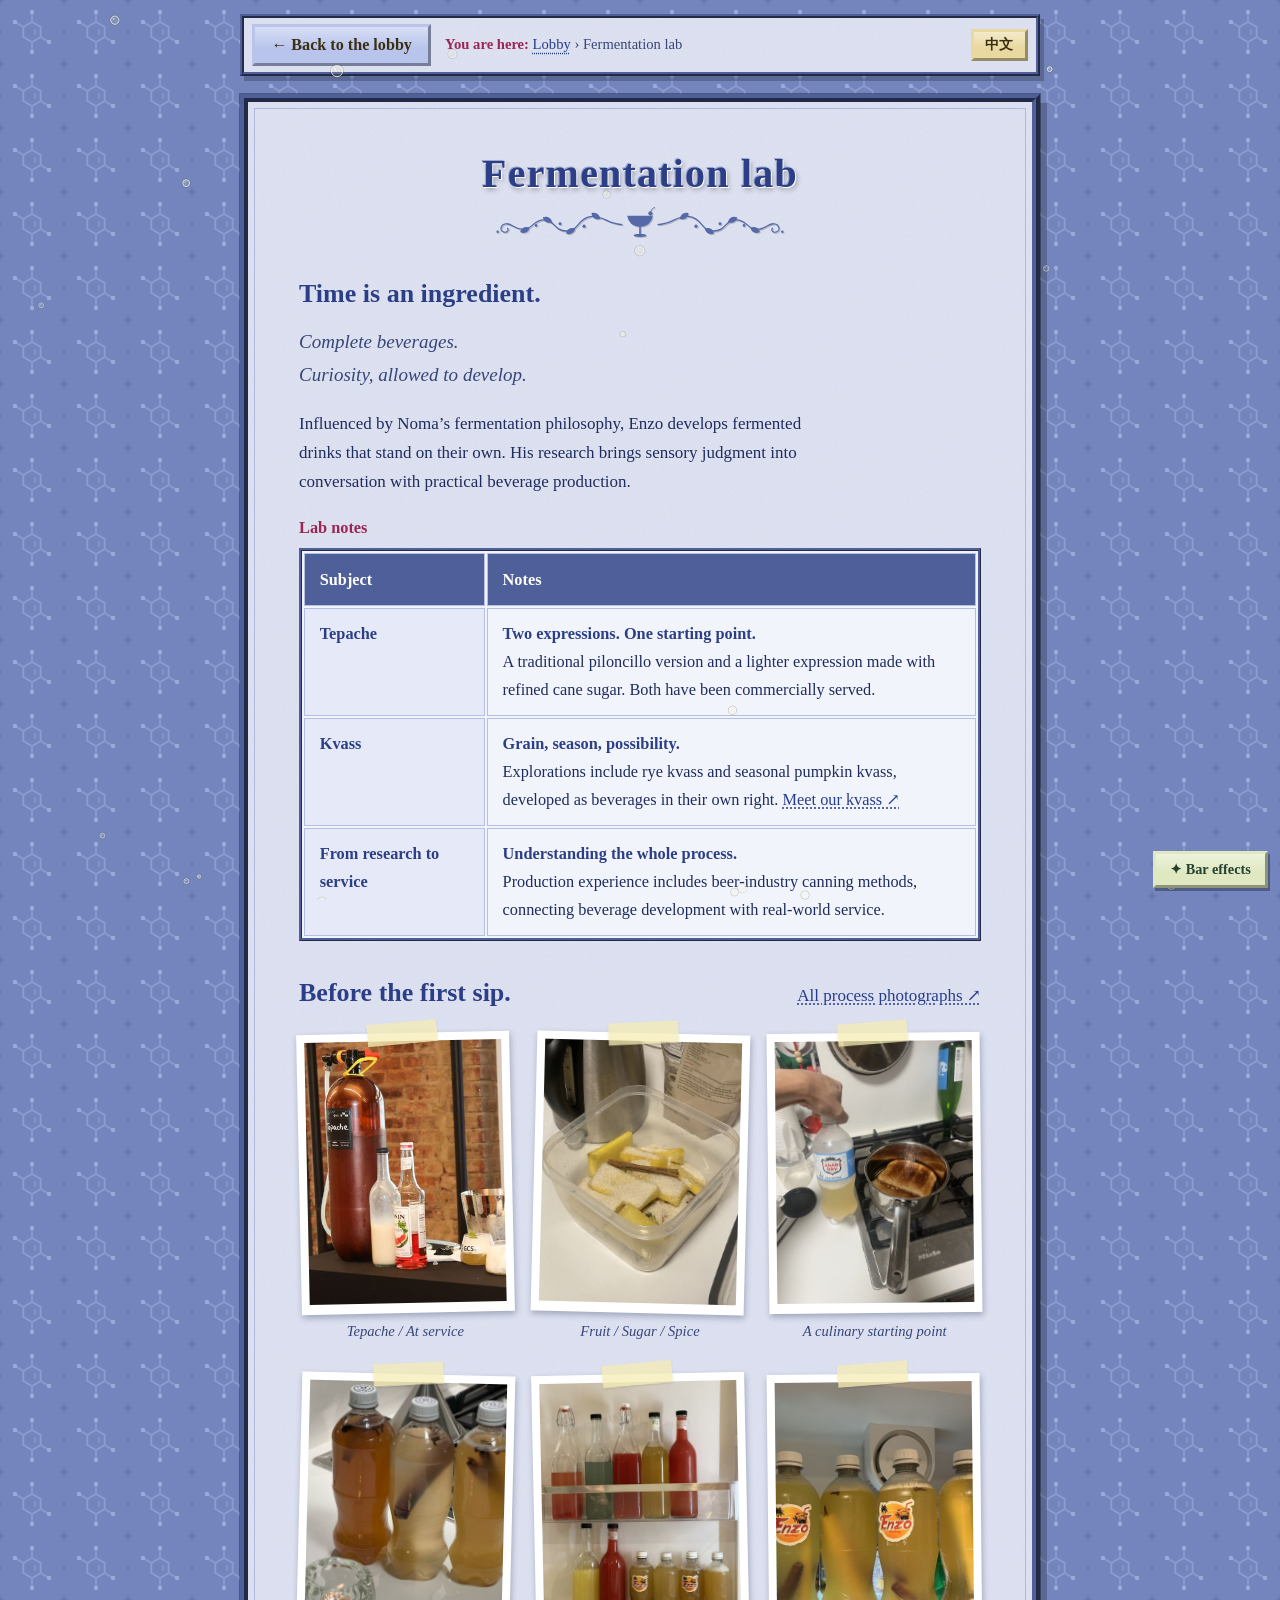
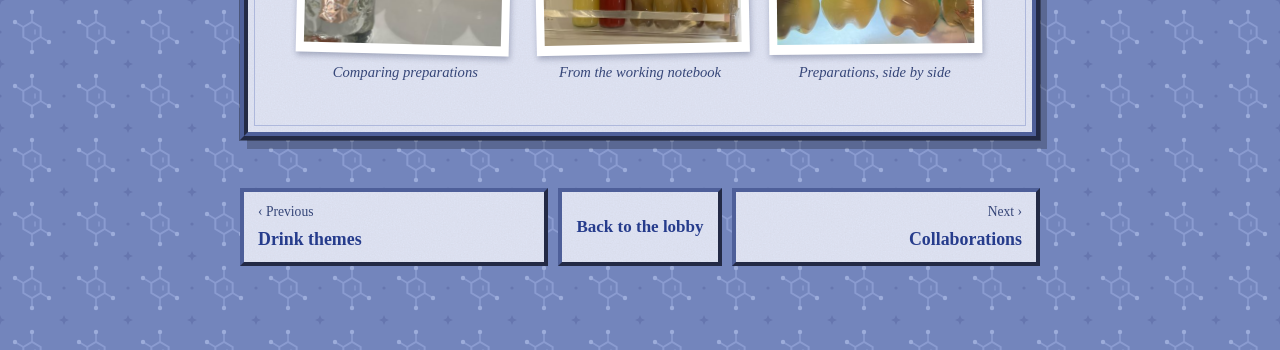
<file: fermentation.html>
<!doctype html>
<html lang="en">
<head>
  <meta charset="utf-8">
  <meta name="viewport" content="width=device-width, initial-scale=1">
  <meta name="theme-color" content="#4e5f99">
  <title>Fermentation lab — Enzo Mixology</title>
  <meta name="description" content="Enzo’s fermentation research: tepache, kvass, and the path from research to service.">
  <link rel="icon" type="image/jpeg" href="assets/thumbs/logo.jpg"><link rel="canonical" href="https://rqguan.github.io/bartending/fermentation.html">
  <meta property="og:type" content="website">
  <meta property="og:title" content="Fermentation lab — Enzo Mixology">
  <meta property="og:description" content="Enzo’s fermentation research: tepache, kvass, and the path from research to service.">
  <meta property="og:url" content="https://rqguan.github.io/bartending/fermentation.html">
  <link rel="stylesheet" href="assets/retro.css">
  <script src="assets/retro.js" defer></script><script src="assets/i18n.js" defer></script>
</head>
<body class="room--lab">
  <a class="skip-link" href="#main">Skip to content</a>
  <header class="topbar">
    <a class="btn back-btn" href="./">← Back to the lobby</a>
    <nav class="crumbs" aria-label="Breadcrumb"><span class="label">You are here:</span> <a href="./">Lobby</a> <span aria-hidden="true">›</span> <span aria-current="page">Fermentation lab</span></nav>
    <button type="button" class="lang-toggle btn" lang="zh-CN" aria-label="切换到中文" hidden>中文</button>
  </header>

  <main id="main" class="room">
      <div class="frame">
        <div class="frame-in">
          <header class="room-head">
            <h1 class="room-title" id="research-title">Fermentation lab</h1>
            <svg class="vine" viewBox="0 0 400 44" aria-hidden="true"><use href="assets/retro/sprite.svg#vine"/></svg>
          </header>
          <div class="prose">
            <h2>Time is an ingredient.</h2>
            <p class="lead">Complete beverages.<br>Curiosity, allowed to develop.</p>
            <p>Influenced by Noma’s fermentation philosophy, Enzo develops fermented drinks that stand on their own. His research brings sensory judgment into conversation with practical beverage production.</p>
          </div>
          <div class="table-wrap">
            <table class="lab-table">
              <caption>Lab notes</caption>
              <thead><tr><th scope="col">Subject</th><th scope="col">Notes</th></tr></thead>
              <tbody>
                <tr><th scope="row">Tepache</th><td><strong>Two expressions. One starting point.</strong> A traditional piloncillo version and a lighter expression made with refined cane sugar. Both have been commercially served.</td></tr>
                <tr><th scope="row">Kvass</th><td><strong>Grain, season, possibility.</strong> Explorations include rye kvass and seasonal pumpkin kvass, developed as beverages in their own right. <a href="kvass.html">Meet our kvass ↗</a></td></tr>
                <tr><th scope="row">From research to service</th><td><strong>Understanding the whole process.</strong> Production experience includes beer-industry canning methods, connecting beverage development with real-world service.</td></tr>
              </tbody>
            </table>
          </div>
          <div class="notebook-head">
            <h2>Before the first sip.</h2>
            <a href="journal.html#process">All process photographs ↗</a>
          </div>
          <div class="album album--taped">
            <figure class="photo" data-dialup><span class="pic"><img src="assets/thumbs/IMG_4015.jpg" width="333" height="720" loading="lazy" decoding="async" alt="A beverage vessel labelled Tepache at a service counter; supplied event photograph screenshot."></span><figcaption>Tepache / At service</figcaption></figure>
            <figure class="photo" data-dialup><span class="pic"><img src="assets/thumbs/fruit-sugar-prep.jpg" width="540" height="720" loading="lazy" decoding="async" alt="Fruit, sugar and cinnamon in preparation."></span><figcaption>Fruit / Sugar / Spice</figcaption></figure>
            <figure class="photo" data-dialup><span class="pic"><img src="assets/thumbs/bread-preparation.jpg" width="540" height="720" loading="lazy" decoding="async" alt="Bread in a saucepan of liquid."></span><figcaption>A culinary starting point</figcaption></figure>
            <figure class="photo" data-dialup><span class="pic"><img src="assets/thumbs/bottled-samples.jpg" width="720" height="540" loading="lazy" decoding="async" alt="Three bottles of preparations."></span><figcaption>Comparing preparations</figcaption></figure>
            <figure class="photo" data-dialup><span class="pic"><img src="assets/thumbs/IMG_3559.jpg" width="540" height="720" loading="lazy" decoding="async" alt="Bottled preparations in a refrigerator."></span><figcaption>From the working notebook</figcaption></figure>
            <figure class="photo" data-dialup><span class="pic"><img src="assets/thumbs/IMG_3544.jpg" width="720" height="540" loading="lazy" decoding="async" alt="Four bottled preparations on a refrigerator shelf."></span><figcaption>Preparations, side by side</figcaption></figure>
          </div>
        </div>
      </div>
  </main>

  <nav class="pager" aria-label="More rooms">
    <a class="pager-prev" href="drinks.html"><span>‹ Previous</span> <strong>Drink themes</strong></a>
    <a class="pager-home" href="./">Back to the lobby</a>
    <a class="pager-next" href="collaborations.html"><span>Next ›</span> <strong>Collaborations</strong></a>
  </nav>

  <div class="fx" hidden>
    <button type="button" class="fx-toggle btn" aria-expanded="false" aria-controls="fx-panel"><span aria-hidden="true">✦ </span>Bar effects</button>
    <div class="fx-panel" id="fx-panel" role="group" aria-labelledby="fx-title" hidden>
      <p class="fx-title" id="fx-title">Bar effects</p>
      <label><input type="checkbox" data-fx="bubbles"> Champagne bubbles</label>
      <label><input type="checkbox" data-fx="ice"> Falling ice</label>
      <label><input type="checkbox" data-fx="fireworks"> Fireworks on click</label>
      <label><input type="checkbox" data-fx="stardust"> Stardust cursor</label>
      <label><input type="checkbox" data-fx="music"> Music box</label>
      <button type="button" class="btn btn-small fx-close">Close</button>
    </div>
  </div>
</body>
</html>
</file>
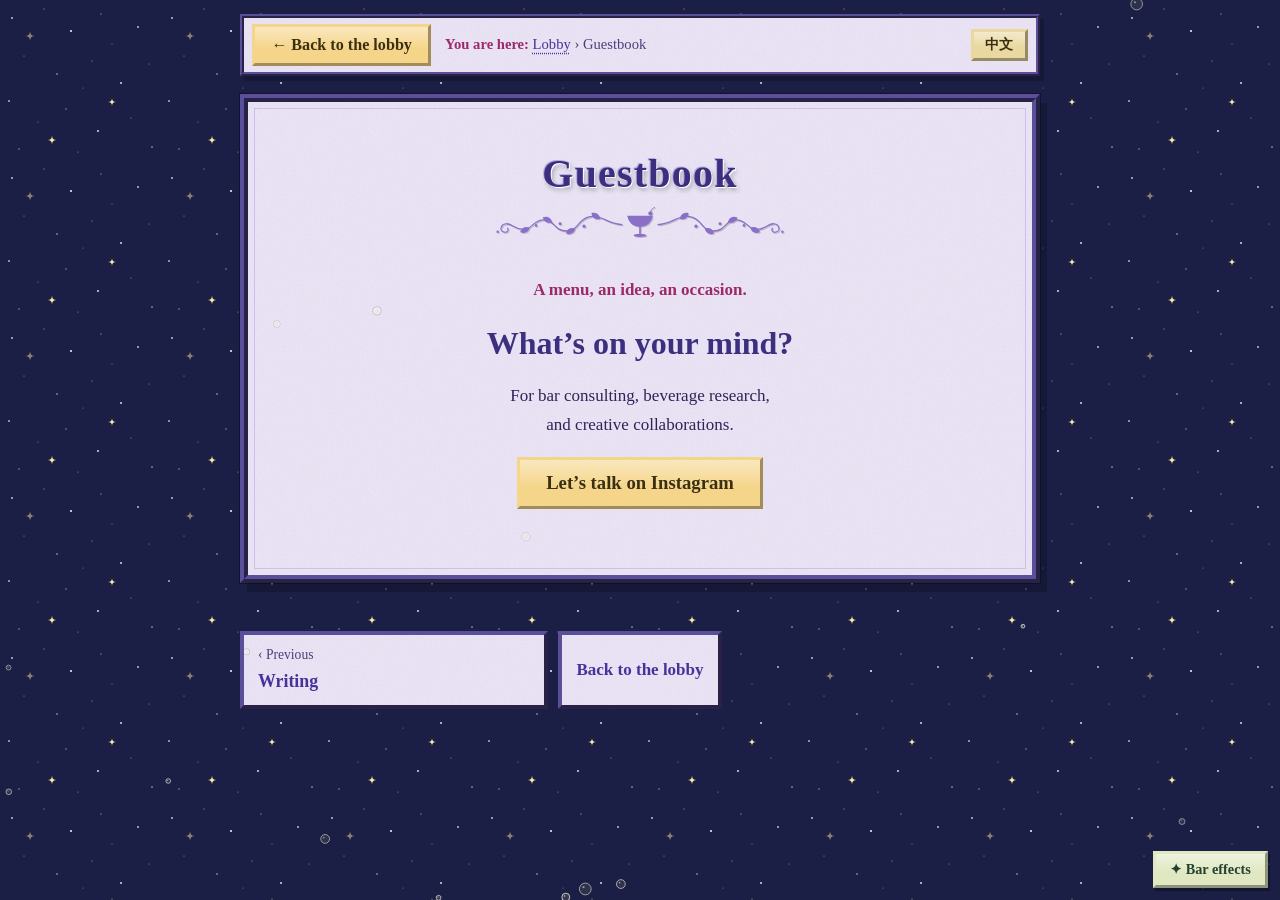
<file: guestbook.html>
<!doctype html>
<html lang="en">
<head>
  <meta charset="utf-8">
  <meta name="viewport" content="width=device-width, initial-scale=1">
  <meta name="theme-color" content="#1b1f45">
  <title>Guestbook — Enzo Mixology</title>
  <meta name="description" content="Get in touch with Enzo about bar consulting, beverage research, and creative collaborations.">
  <link rel="icon" type="image/jpeg" href="assets/thumbs/logo.jpg"><link rel="canonical" href="https://rqguan.github.io/bartending/guestbook.html">
  <meta property="og:type" content="website">
  <meta property="og:title" content="Guestbook — Enzo Mixology">
  <meta property="og:description" content="Get in touch with Enzo about bar consulting, beverage research, and creative collaborations.">
  <meta property="og:url" content="https://rqguan.github.io/bartending/guestbook.html">
  <link rel="stylesheet" href="assets/retro.css">
  <script src="assets/retro.js" defer></script><script src="assets/i18n.js" defer></script>
</head>
<body class="room--night">
  <a class="skip-link" href="#main">Skip to content</a>
  <header class="topbar">
    <a class="btn back-btn" href="./">← Back to the lobby</a>
    <nav class="crumbs" aria-label="Breadcrumb"><span class="label">You are here:</span> <a href="./">Lobby</a> <span aria-hidden="true">›</span> <span aria-current="page">Guestbook</span></nav>
    <button type="button" class="lang-toggle btn" lang="zh-CN" aria-label="切换到中文" hidden>中文</button>
  </header>

  <main id="main" class="room">
      <div class="frame">
        <div class="frame-in guestbook">
          <header class="room-head">
            <h1 class="room-title" id="guestbook-title">Guestbook</h1>
            <svg class="vine" viewBox="0 0 400 44" aria-hidden="true"><use href="assets/retro/sprite.svg#vine"/></svg>
          </header>
          <p class="label">A menu, an idea, an occasion.</p>
          <h2>What’s on your mind?</h2>
          <p>For bar consulting, beverage research,<br>and creative collaborations.</p>
          <p><a class="btn btn-big" href="https://www.instagram.com/asyouwish.nyc/">Let’s talk on Instagram</a></p>
        </div>
      </div>
  </main>

  <nav class="pager" aria-label="More rooms">
    <a class="pager-prev" href="writing.html"><span>‹ Previous</span> <strong>Writing</strong></a>
    <a class="pager-home" href="./">Back to the lobby</a>
    <span class="pager-next"></span>
  </nav>

  <div class="fx" hidden>
    <button type="button" class="fx-toggle btn" aria-expanded="false" aria-controls="fx-panel"><span aria-hidden="true">✦ </span>Bar effects</button>
    <div class="fx-panel" id="fx-panel" role="group" aria-labelledby="fx-title" hidden>
      <p class="fx-title" id="fx-title">Bar effects</p>
      <label><input type="checkbox" data-fx="bubbles"> Champagne bubbles</label>
      <label><input type="checkbox" data-fx="ice"> Falling ice</label>
      <label><input type="checkbox" data-fx="fireworks"> Fireworks on click</label>
      <label><input type="checkbox" data-fx="stardust"> Stardust cursor</label>
      <label><input type="checkbox" data-fx="music"> Music box</label>
      <button type="button" class="btn btn-small fx-close">Close</button>
    </div>
  </div>
</body>
</html>
</file>
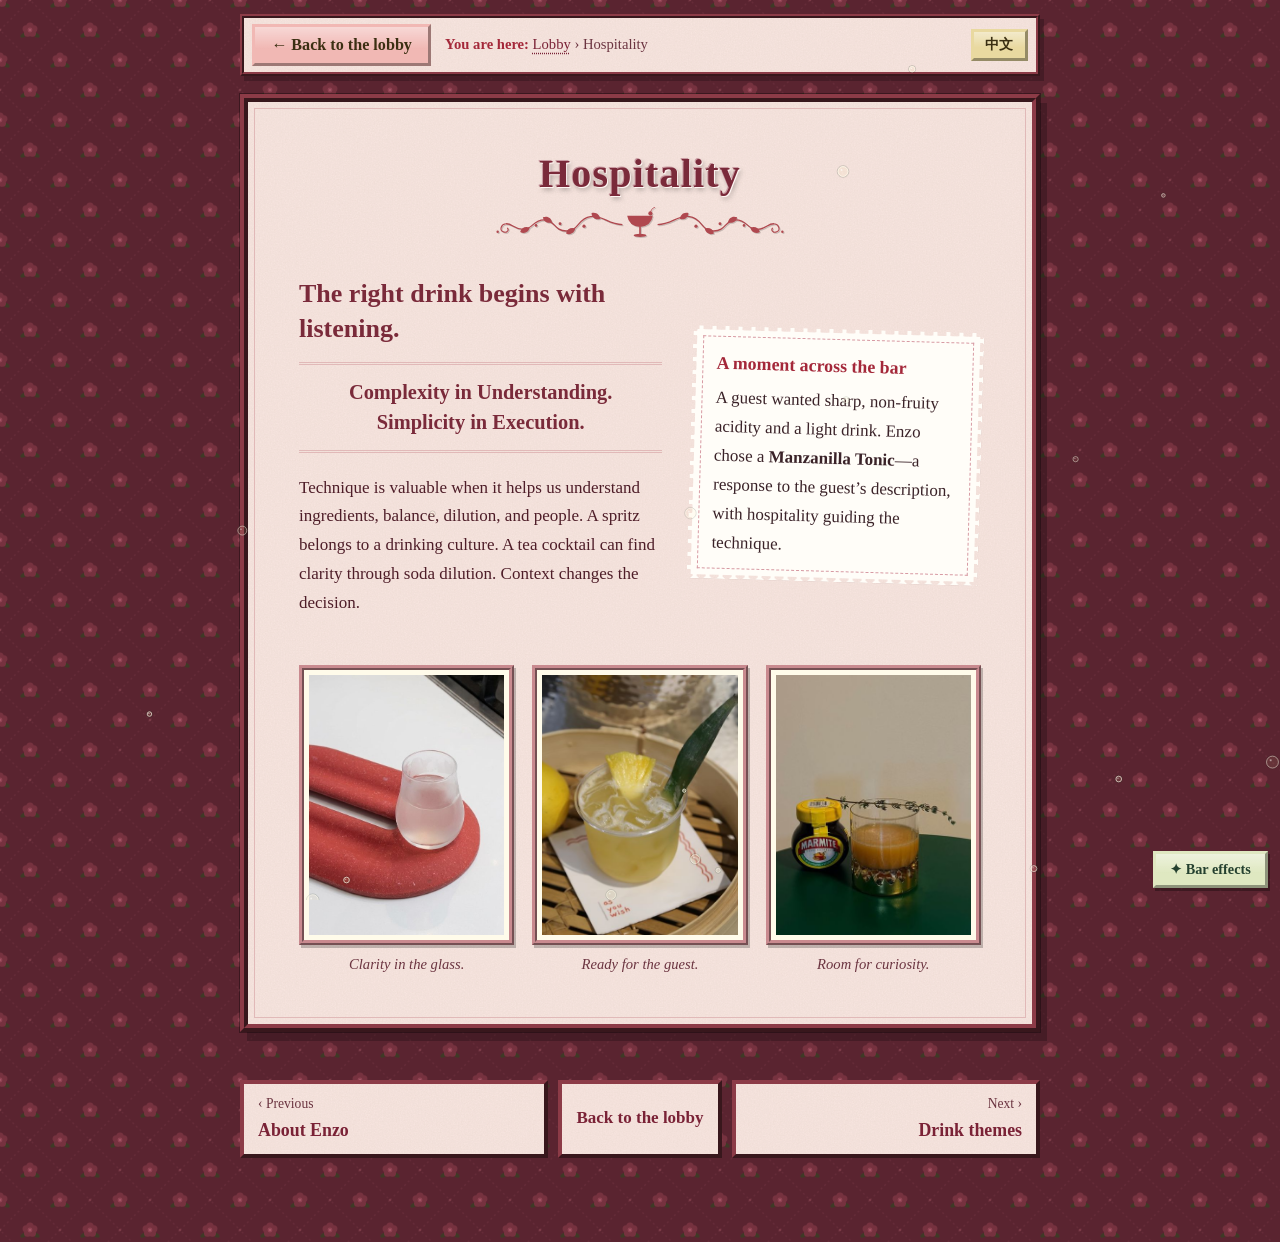
<file: hospitality.html>
<!doctype html>
<html lang="en">
<head>
  <meta charset="utf-8">
  <meta name="viewport" content="width=device-width, initial-scale=1">
  <meta name="theme-color" content="#5a2430">
  <title>Hospitality — Enzo Mixology</title>
  <meta name="description" content="Enzo’s approach to hospitality: complexity in understanding, simplicity in execution.">
  <link rel="icon" type="image/jpeg" href="assets/thumbs/logo.jpg"><link rel="canonical" href="https://rqguan.github.io/bartending/hospitality.html">
  <meta property="og:type" content="website">
  <meta property="og:title" content="Hospitality — Enzo Mixology">
  <meta property="og:description" content="Enzo’s approach to hospitality: complexity in understanding, simplicity in execution.">
  <meta property="og:url" content="https://rqguan.github.io/bartending/hospitality.html">
  <link rel="stylesheet" href="assets/retro.css">
  <script src="assets/retro.js" defer></script><script src="assets/i18n.js" defer></script>
</head>
<body class="room--rose">
  <a class="skip-link" href="#main">Skip to content</a>
  <header class="topbar">
    <a class="btn back-btn" href="./">← Back to the lobby</a>
    <nav class="crumbs" aria-label="Breadcrumb"><span class="label">You are here:</span> <a href="./">Lobby</a> <span aria-hidden="true">›</span> <span aria-current="page">Hospitality</span></nav>
    <button type="button" class="lang-toggle btn" lang="zh-CN" aria-label="切换到中文" hidden>中文</button>
  </header>

  <main id="main" class="room">
      <div class="frame">
        <div class="frame-in">
          <header class="room-head">
            <h1 class="room-title" id="philosophy-title">Hospitality</h1>
            <svg class="vine" viewBox="0 0 400 44" aria-hidden="true"><use href="assets/retro/sprite.svg#vine"/></svg>
          </header>
          <div class="hospitality">
            <div class="prose">
              <h2>The right drink begins with listening.</h2>
              <p class="motto">Complexity in Understanding.<br>Simplicity in Execution.</p>
              <p>Technique is valuable when it helps us understand ingredients, balance, dilution, and people. A spritz belongs to a drinking culture. A tea cocktail can find clarity through soda dilution. Context changes the decision.</p>
            </div>
            <aside class="napkin" aria-labelledby="napkin-title">
              <p class="napkin-title" id="napkin-title">A moment across the bar</p>
              <p>A guest wanted sharp, non-fruity acidity and a light drink. Enzo chose a <strong>Manzanilla Tonic</strong>—a response to the guest’s description, with hospitality guiding the technique.</p>
            </aside>
          </div>
          <div class="album album--3">
            <figure class="photo" data-dialup><span class="pic"><img src="assets/thumbs/pink-drink.jpg" width="623" height="720" loading="lazy" decoding="async" alt="A pale pink drink on a red tray."></span><figcaption>Clarity in the glass.</figcaption></figure>
            <figure class="photo" data-dialup><span class="pic"><img src="assets/thumbs/fruit-stand-pineapple.jpg" width="900" height="600" loading="lazy" decoding="async" alt="A yellow drink with pineapple garnish on an As You Wish napkin."></span><figcaption>Ready for the guest.</figcaption></figure>
            <figure class="photo" data-dialup><span class="pic"><img src="assets/thumbs/A0EC5EC4-545E-441B-B4FC-B8854385F7B5.jpg" width="405" height="720" loading="lazy" decoding="async" alt="An amber drink with an herb sprig next to Marmite."></span><figcaption>Room for curiosity.</figcaption></figure>
          </div>
        </div>
      </div>
  </main>

  <nav class="pager" aria-label="More rooms">
    <a class="pager-prev" href="about.html"><span>‹ Previous</span> <strong>About Enzo</strong></a>
    <a class="pager-home" href="./">Back to the lobby</a>
    <a class="pager-next" href="drinks.html"><span>Next ›</span> <strong>Drink themes</strong></a>
  </nav>

  <div class="fx" hidden>
    <button type="button" class="fx-toggle btn" aria-expanded="false" aria-controls="fx-panel"><span aria-hidden="true">✦ </span>Bar effects</button>
    <div class="fx-panel" id="fx-panel" role="group" aria-labelledby="fx-title" hidden>
      <p class="fx-title" id="fx-title">Bar effects</p>
      <label><input type="checkbox" data-fx="bubbles"> Champagne bubbles</label>
      <label><input type="checkbox" data-fx="ice"> Falling ice</label>
      <label><input type="checkbox" data-fx="fireworks"> Fireworks on click</label>
      <label><input type="checkbox" data-fx="stardust"> Stardust cursor</label>
      <label><input type="checkbox" data-fx="music"> Music box</label>
      <button type="button" class="btn btn-small fx-close">Close</button>
    </div>
  </div>
</body>
</html>
</file>
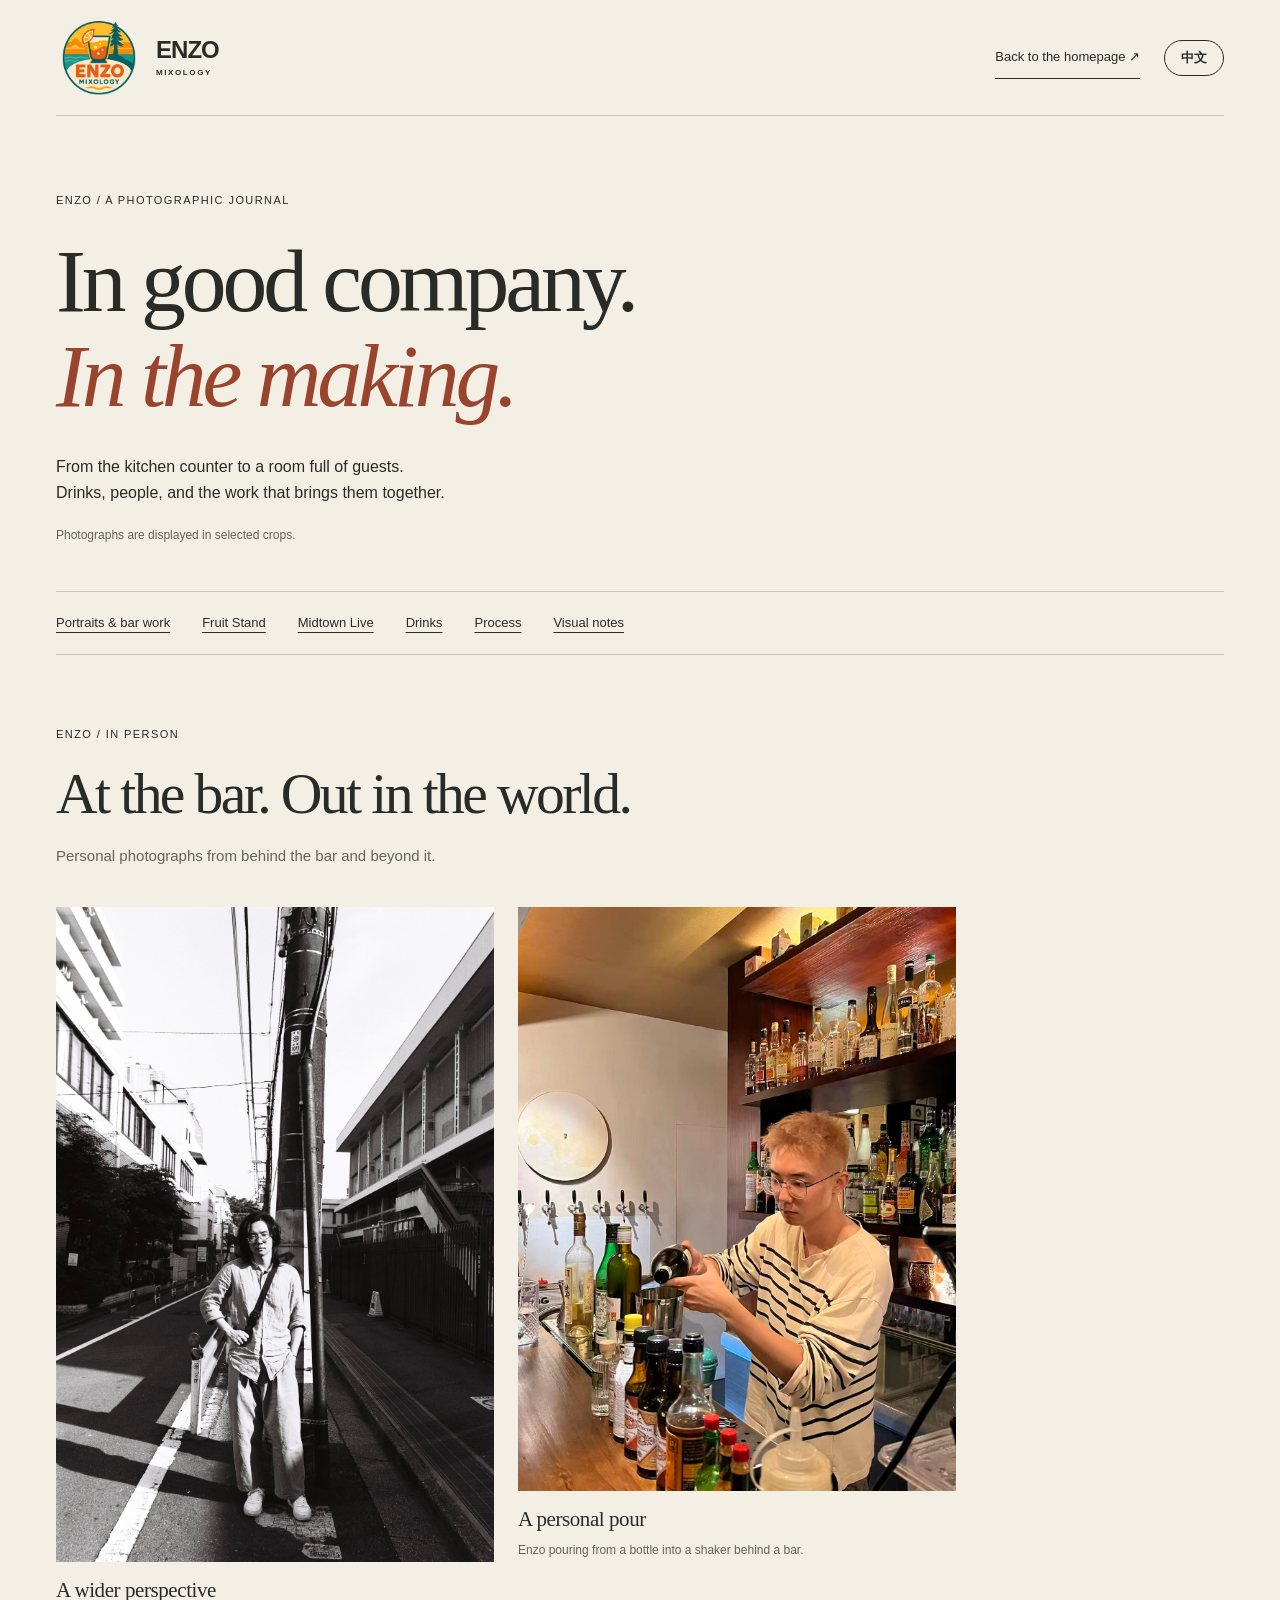
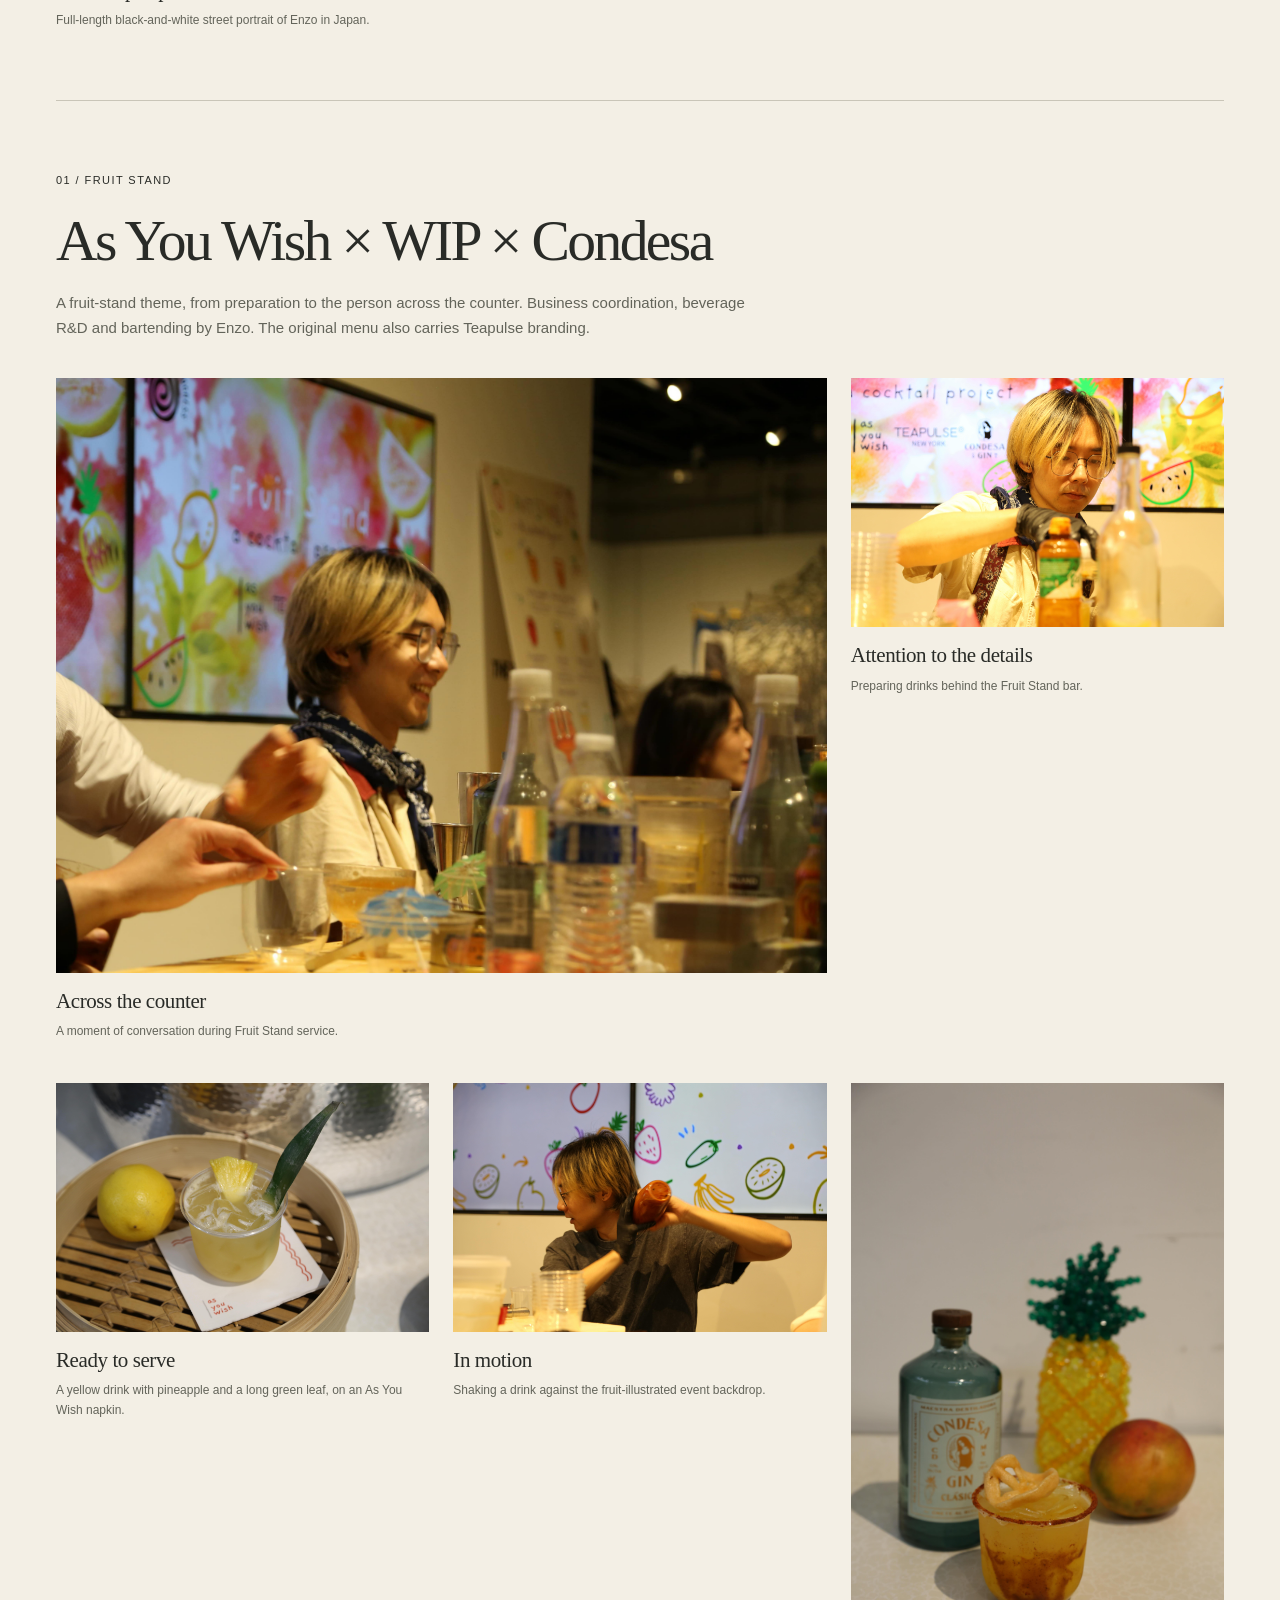
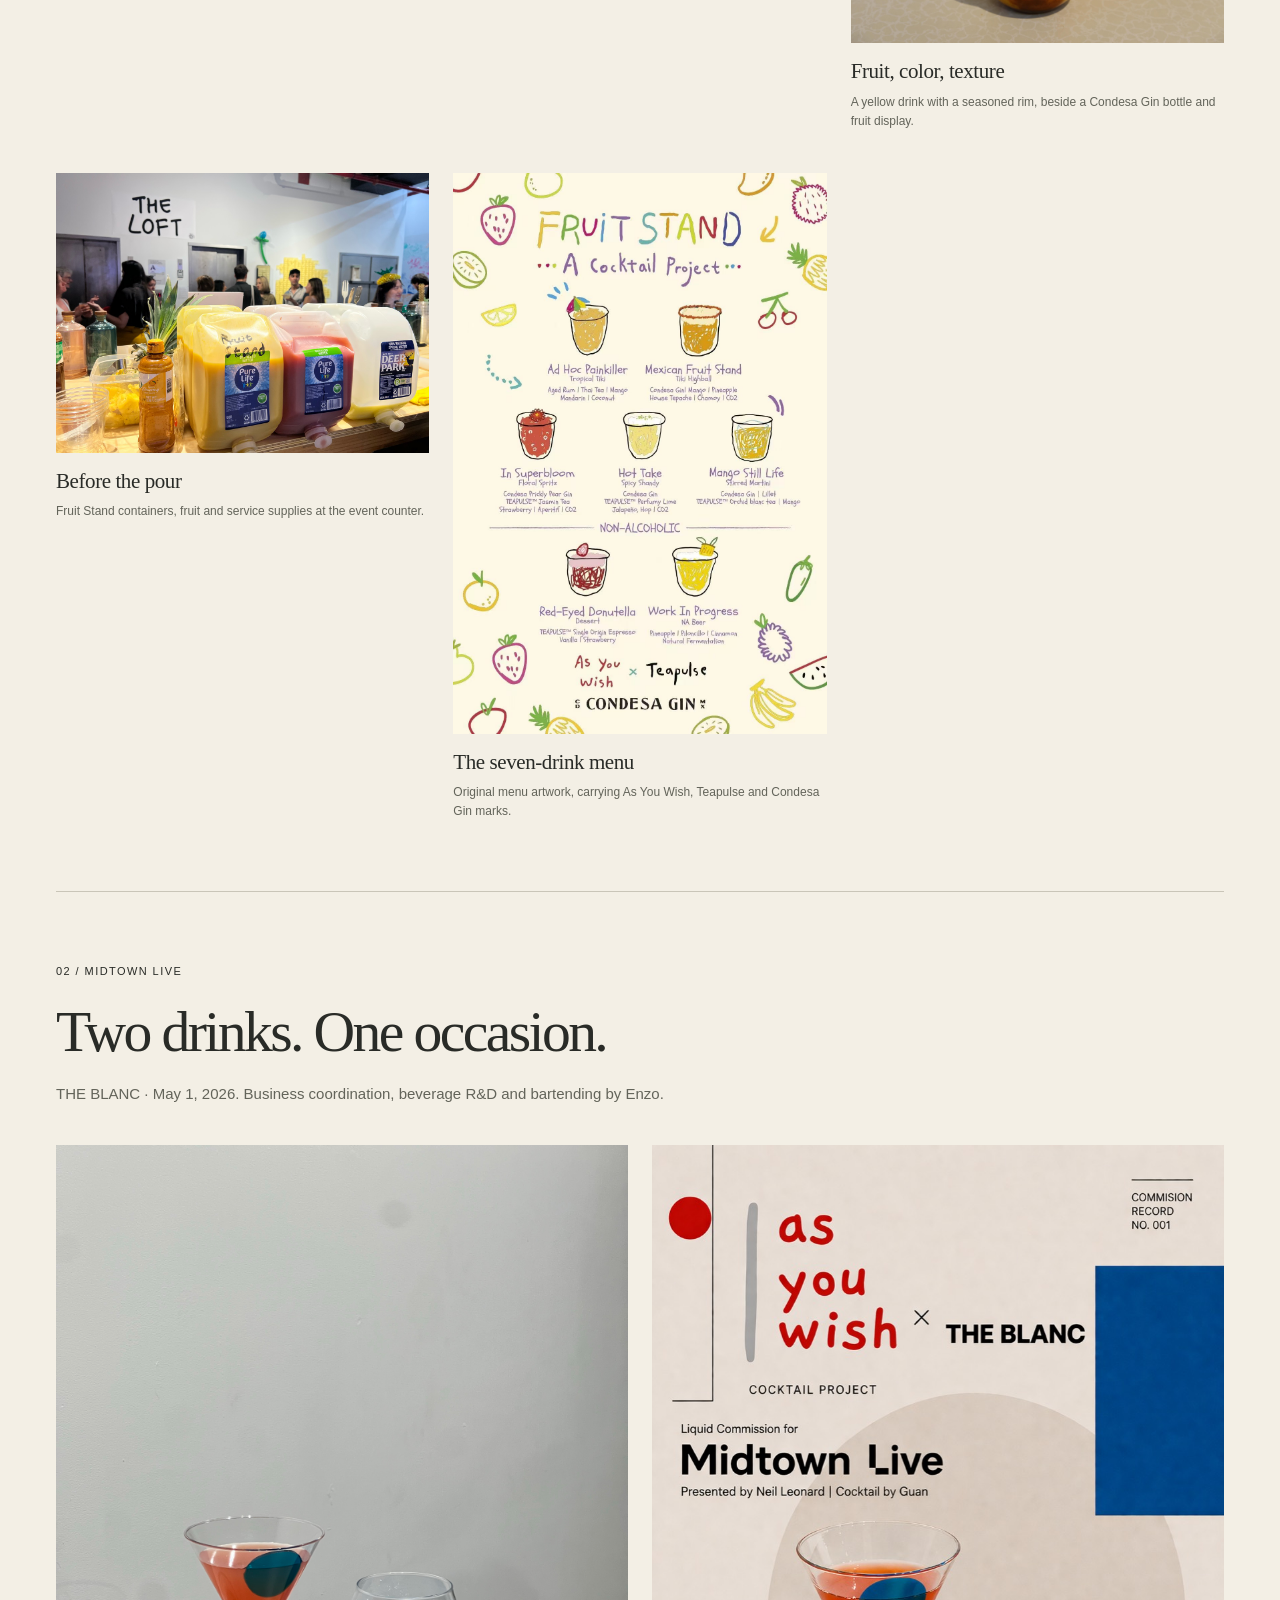
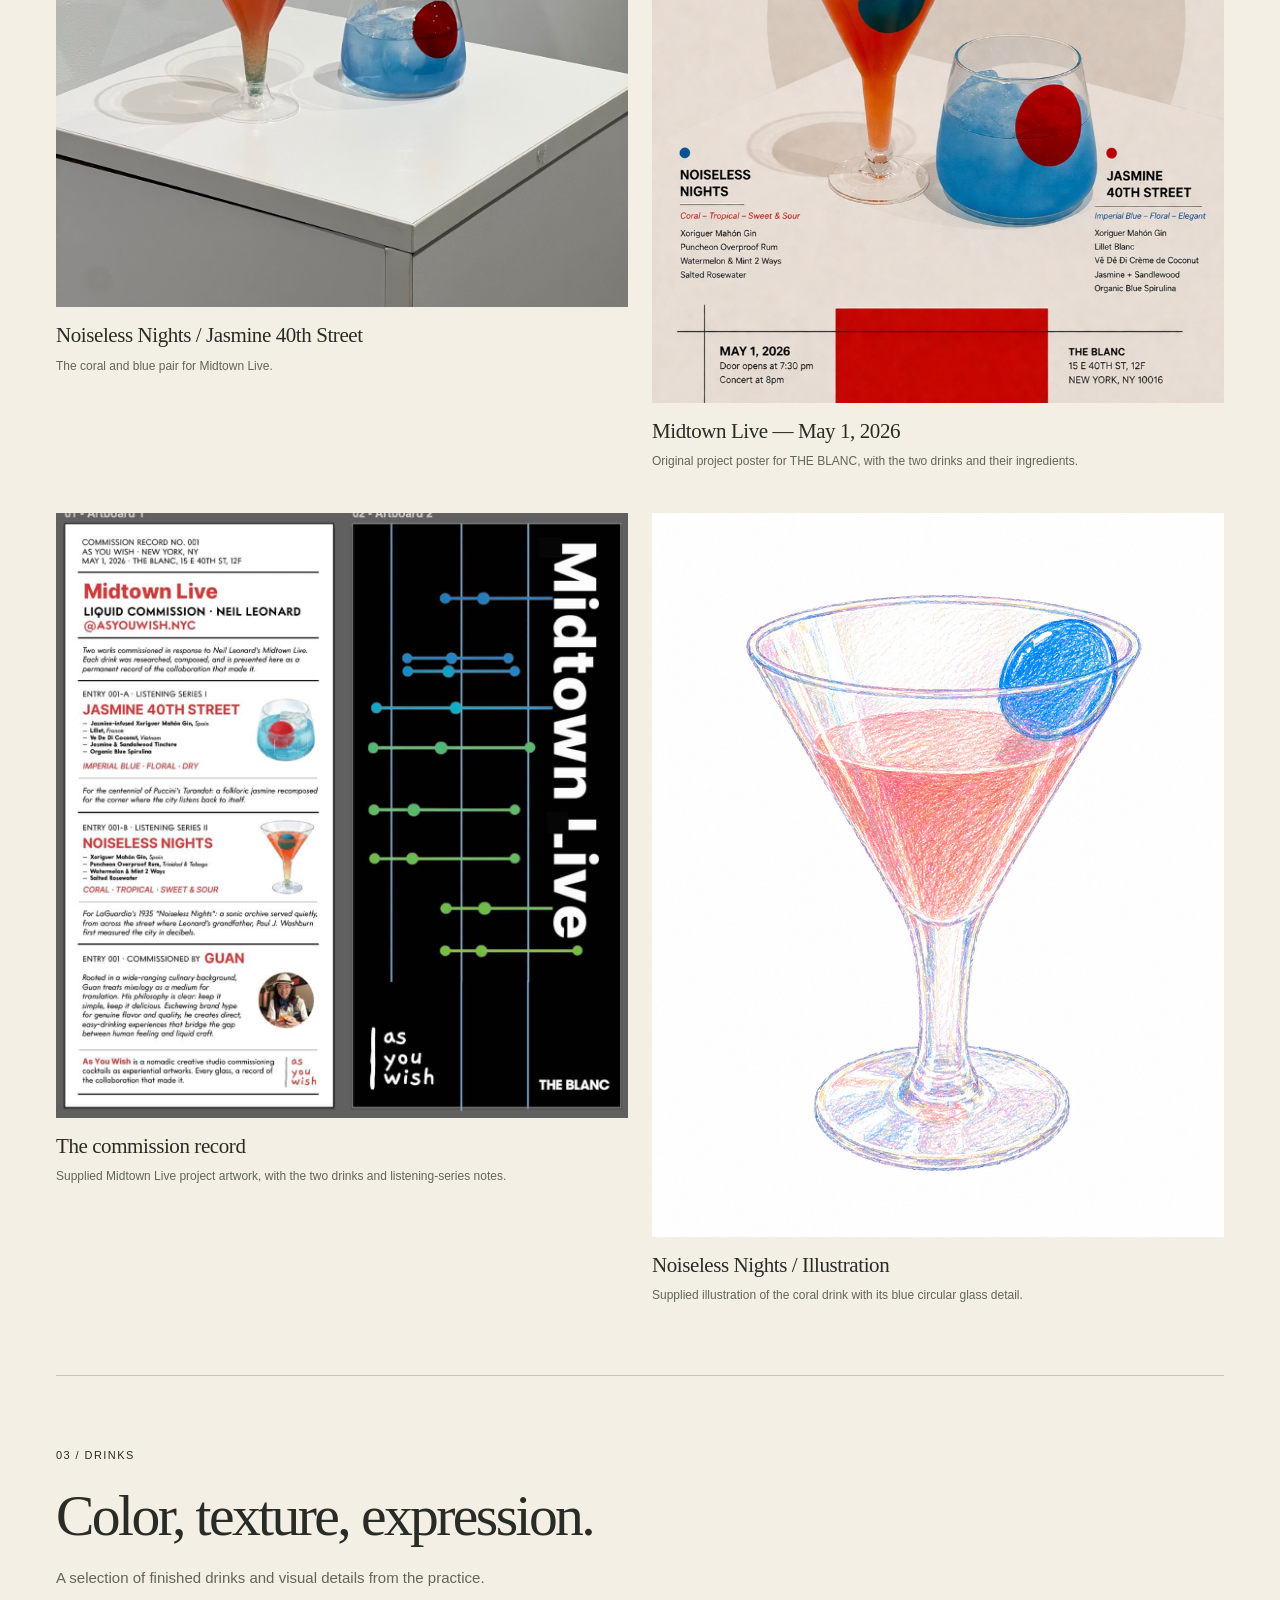
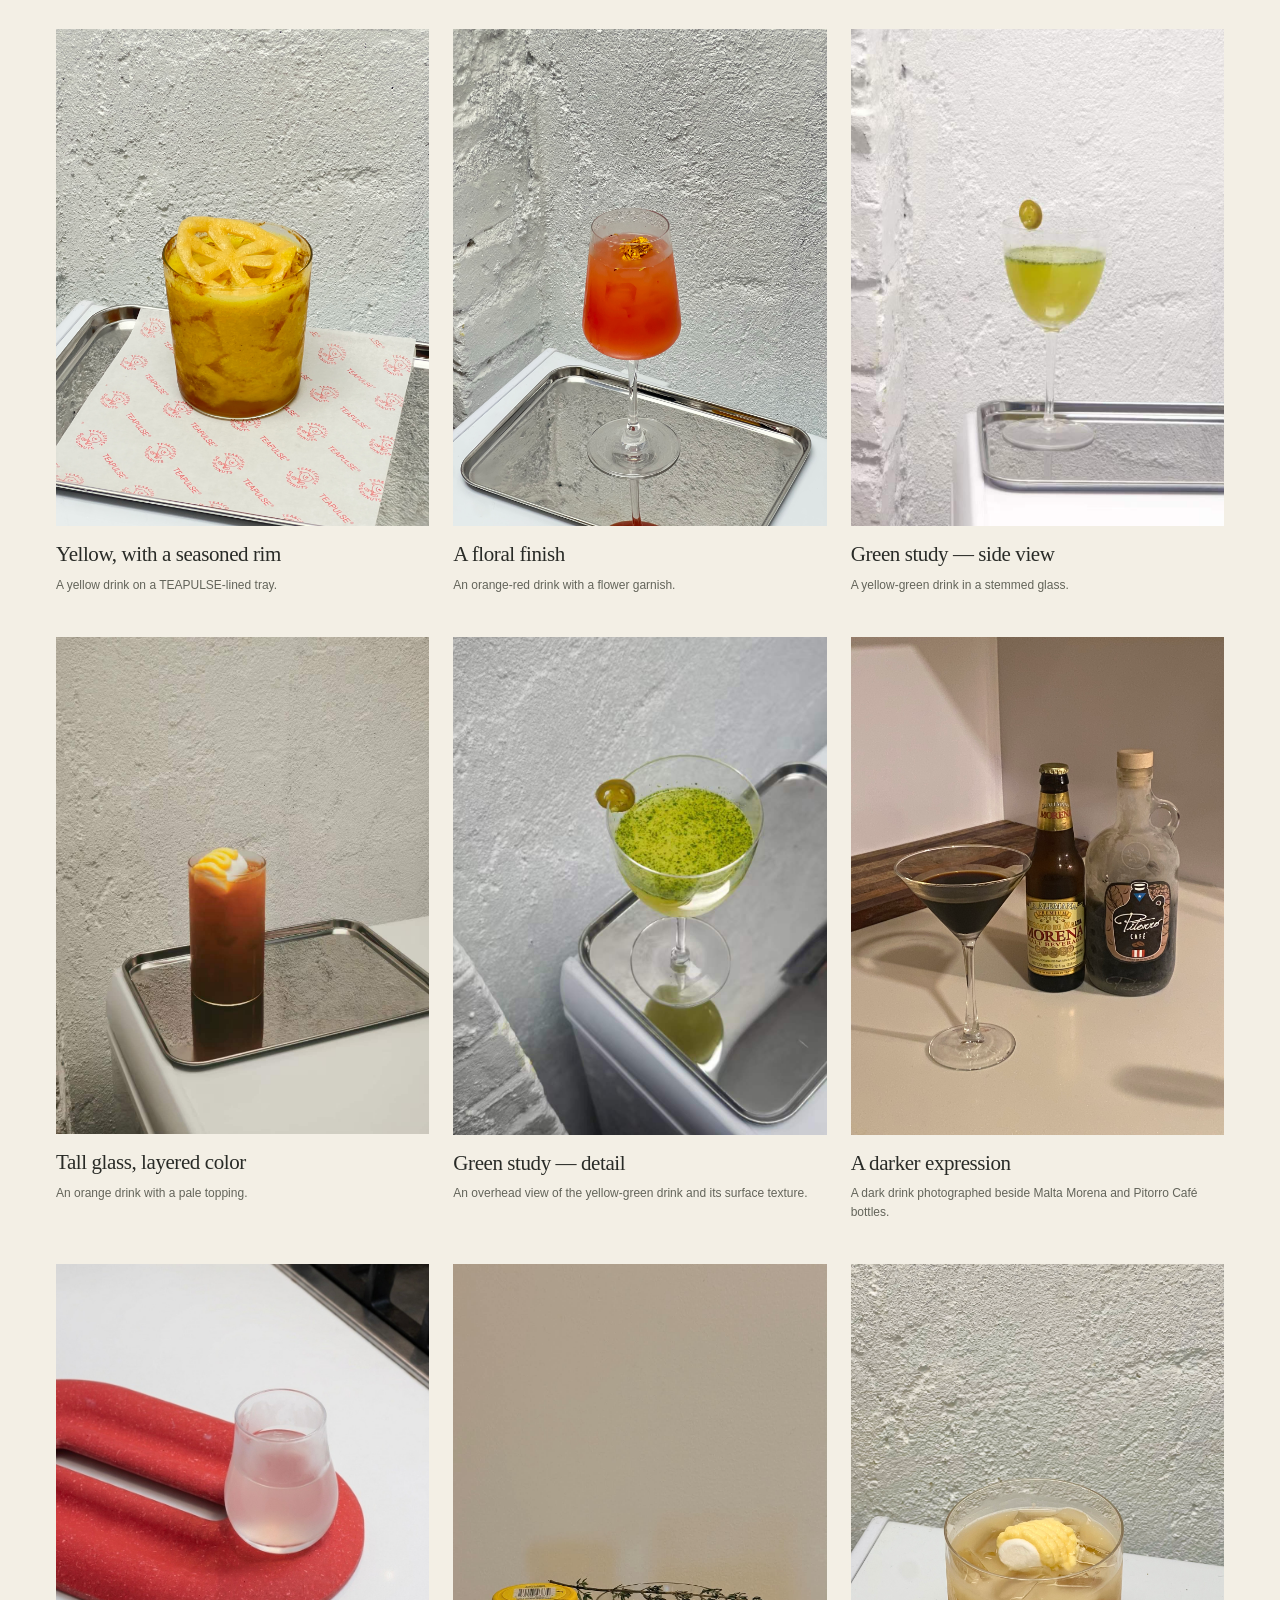
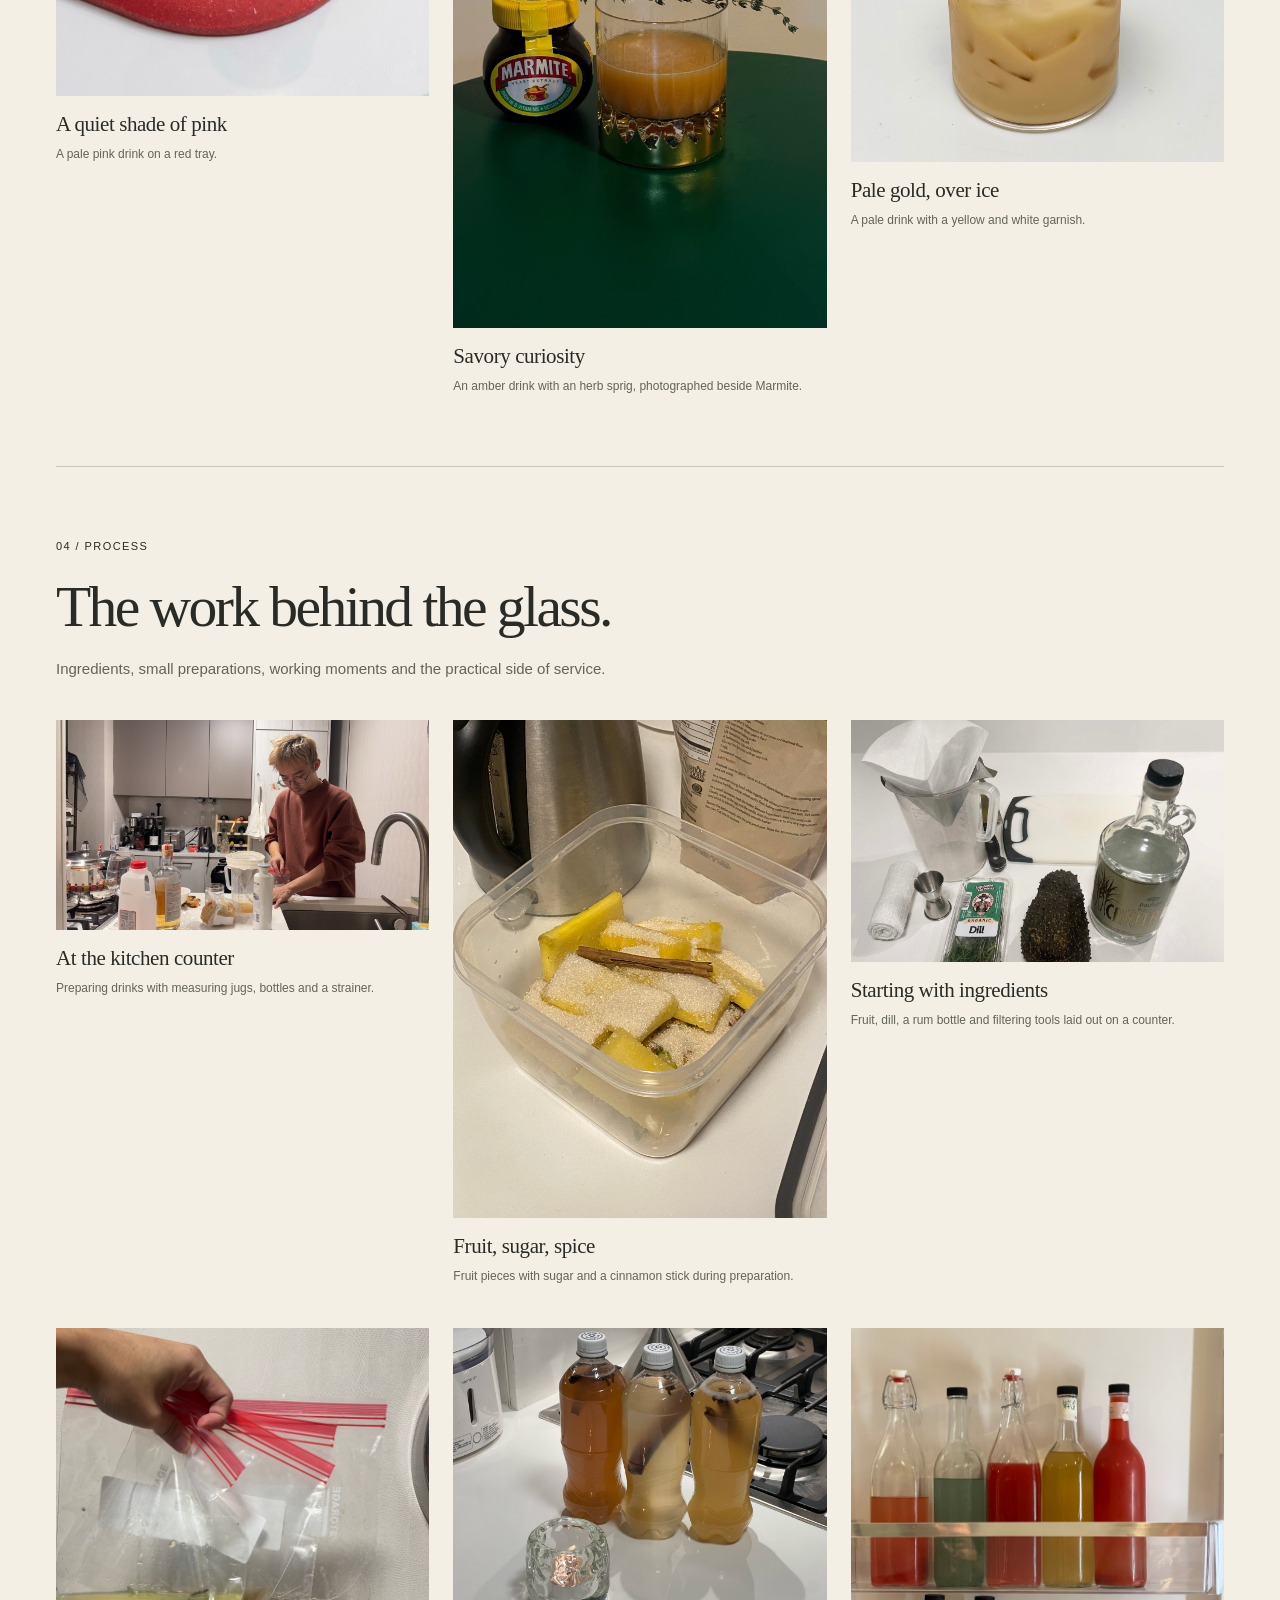
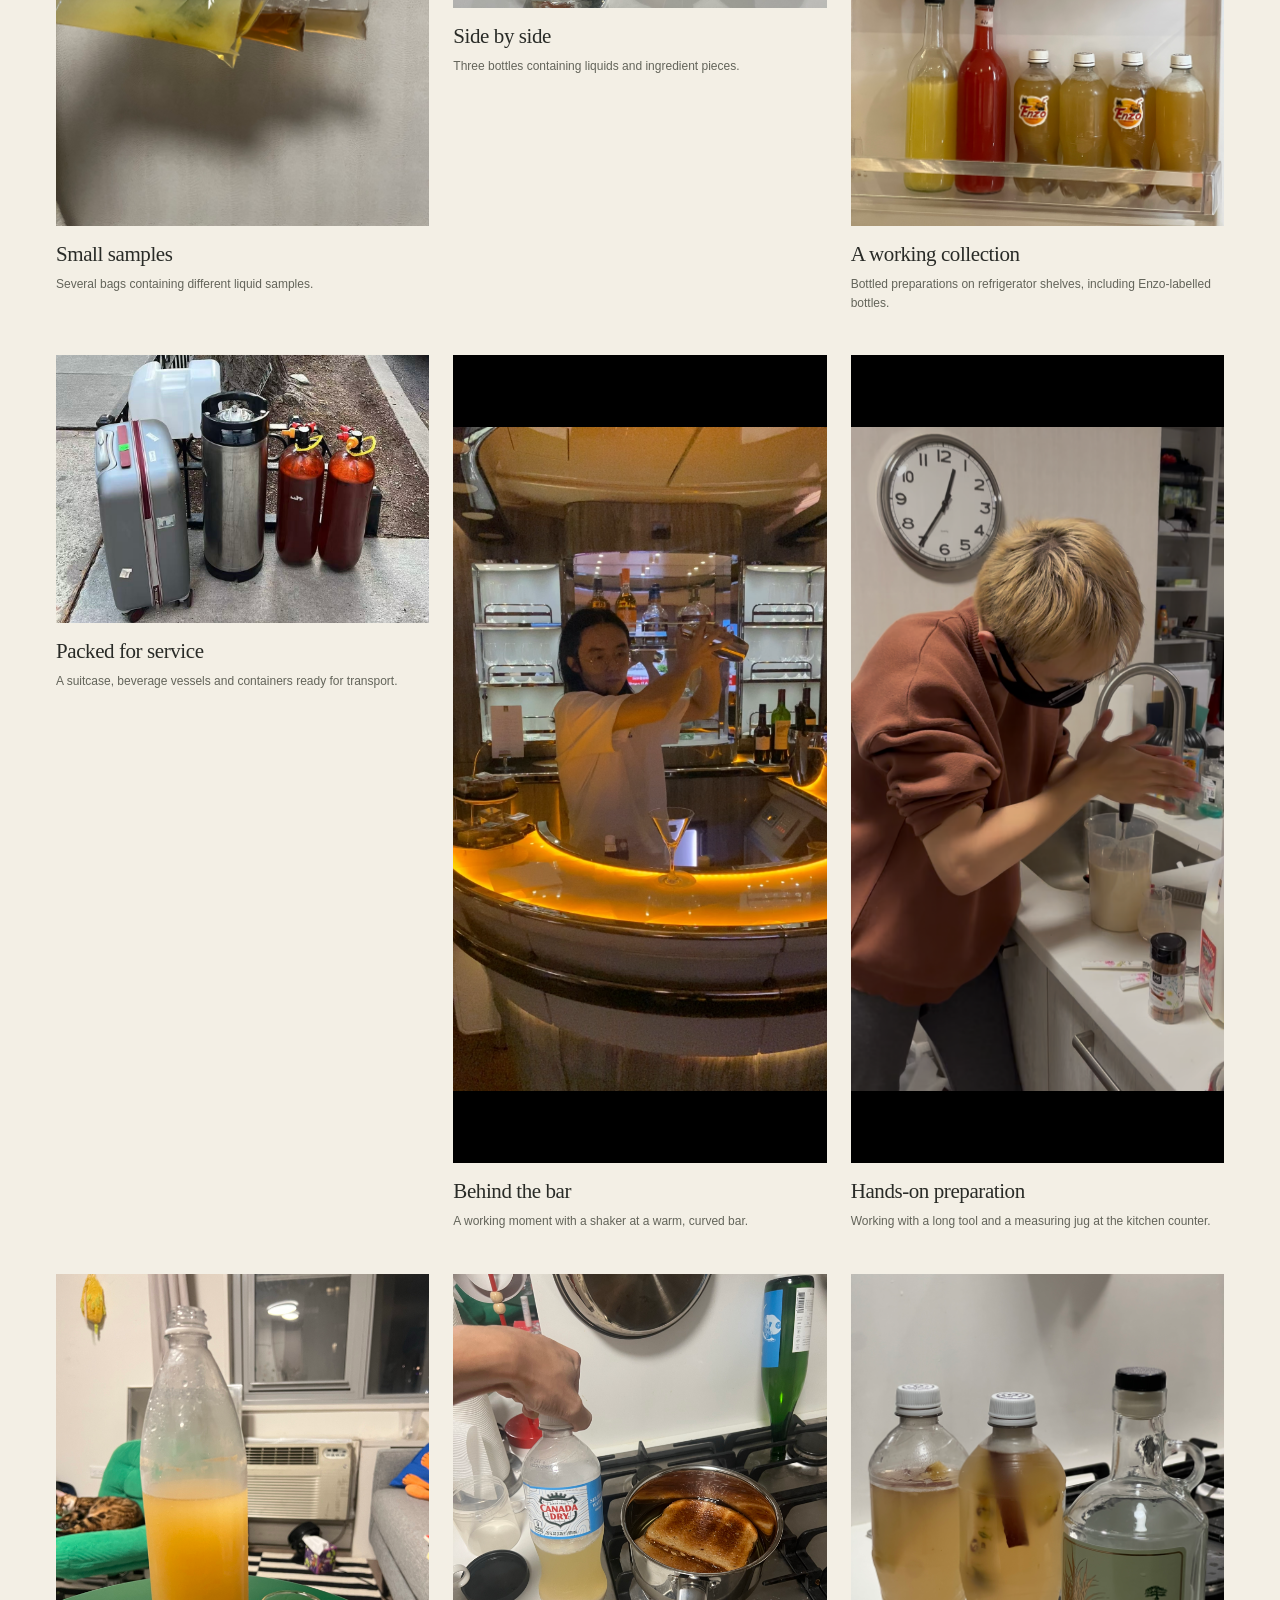
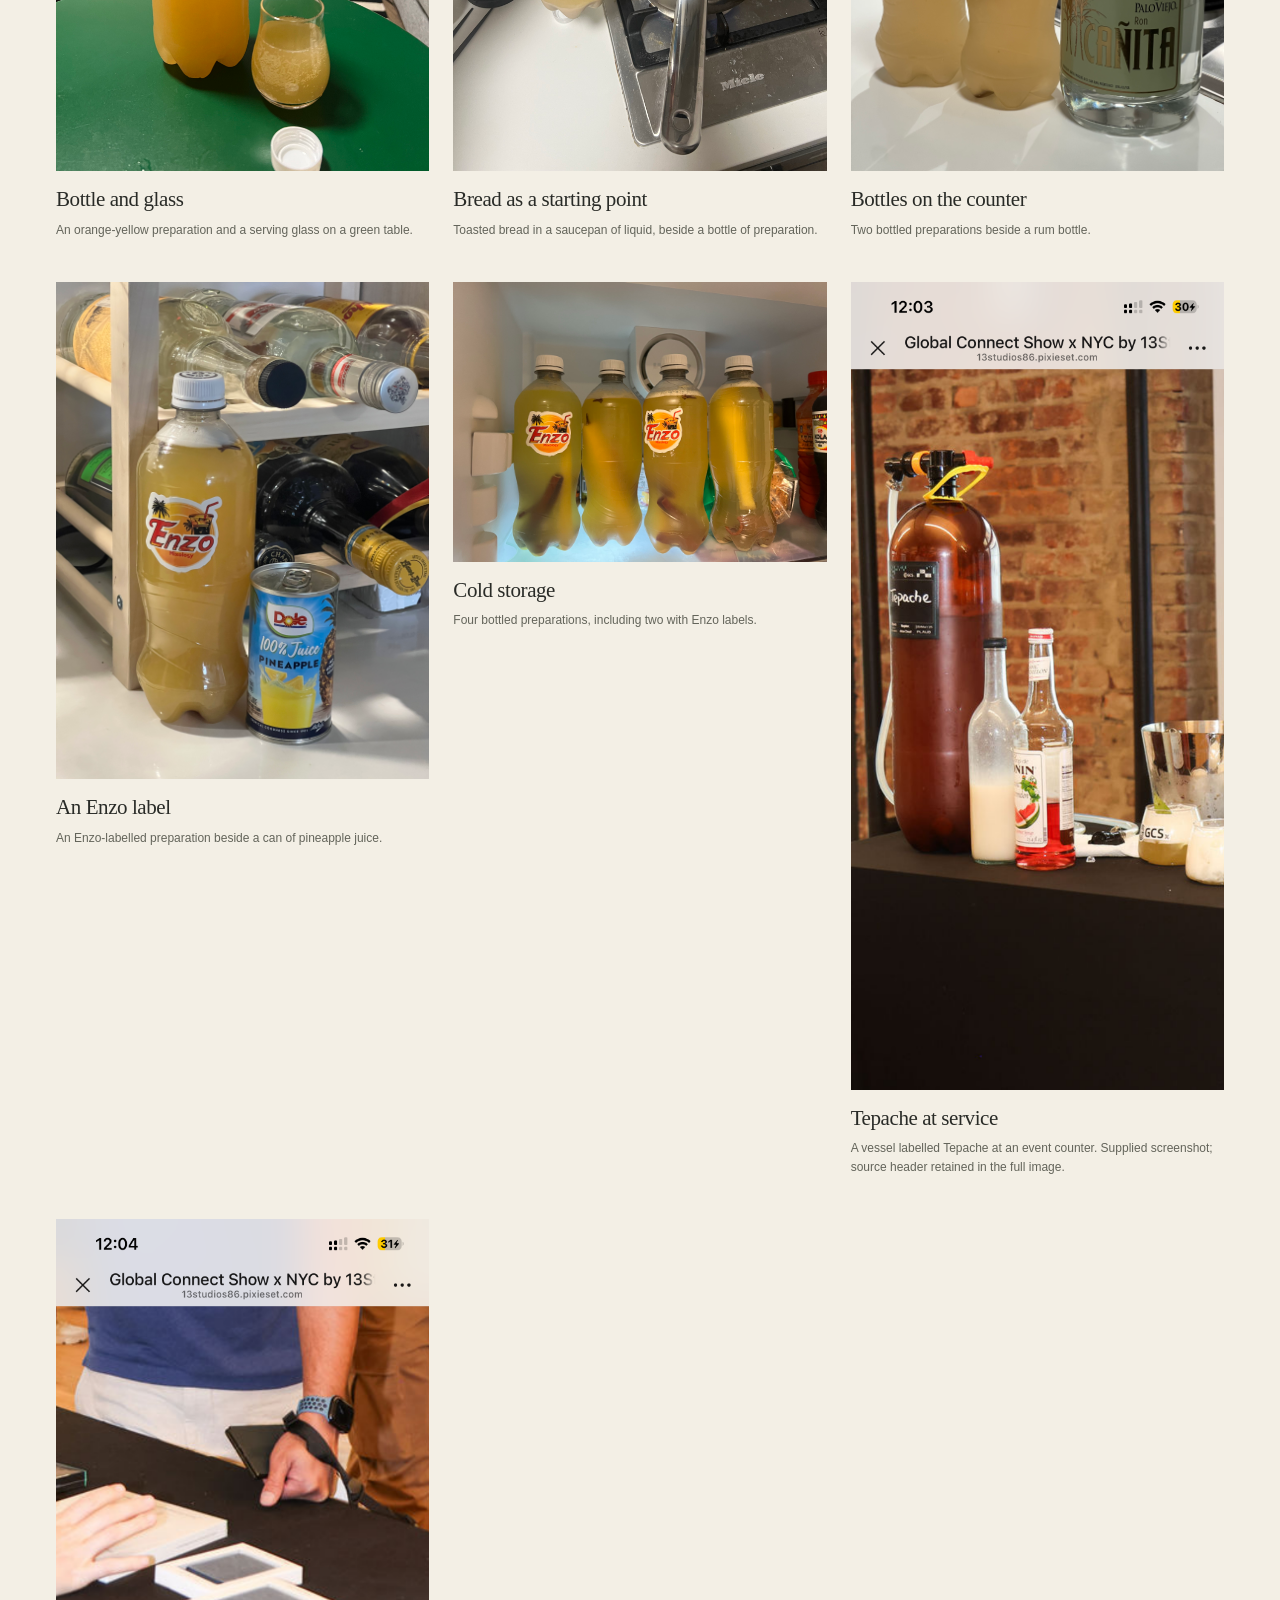
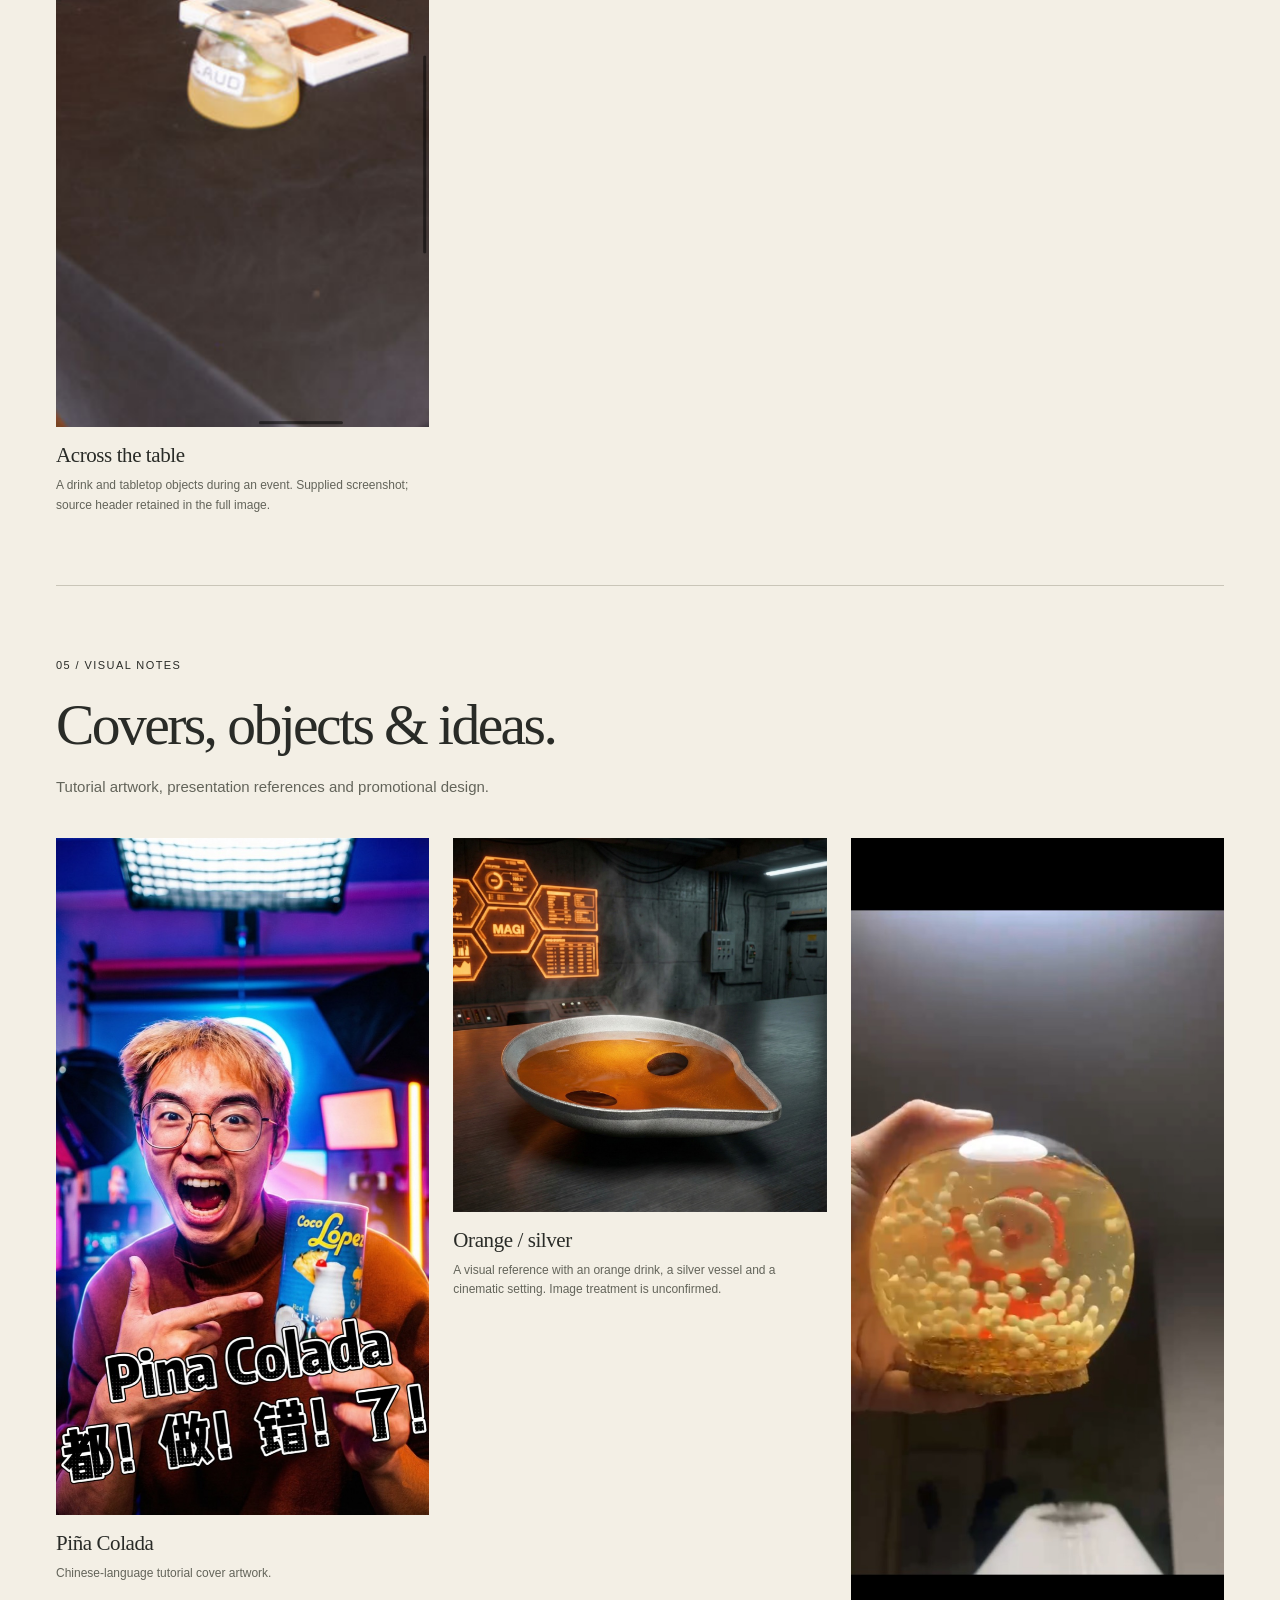
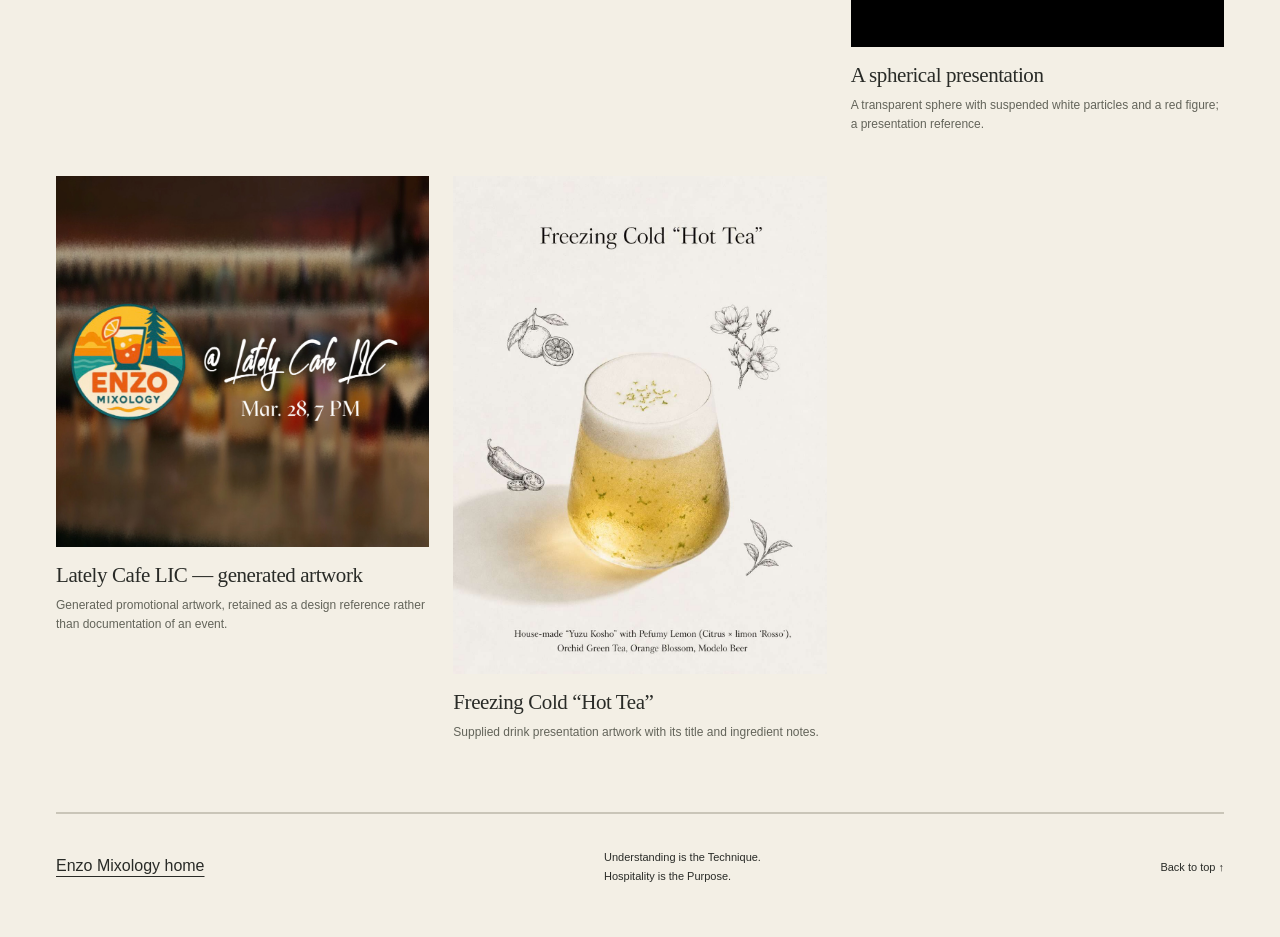
<file: journal.html>
<!doctype html><html lang="en"><head><meta charset="utf-8"><meta name="viewport" content="width=device-width, initial-scale=1"><title>Photo journal — Enzo Mixology</title><meta name="description" content="Fruit Stand events, original drinks and working notes from Enzo Mixology."><link rel="icon" type="image/png" href="assets/ChatGPT%20Image%20Apr%2011%2C%202025%2C%2006_52_06%20PM.png"><link rel="canonical" href="https://rqguan.github.io/bartending/journal.html"><link rel="stylesheet" href="assets/site.css"></head><body><a class="skip-link" href="#main">Skip to content</a><header class="site-header wrap"><a class="brand-link" href="./" aria-label="Enzo Mixology home"><img src="assets/ChatGPT%20Image%20Apr%2011%2C%202025%2C%2006_52_06%20PM.png" width="1024" height="1024" loading="eager" decoding="async" alt="Enzo Mixology orange and teal logo" ><span class="brand-name">ENZO<small>MIXOLOGY</small></span></a><div class="header-actions"><a class="text-link" href="./">Back to the homepage ↗</a><button type="button" class="lang-toggle" lang="zh-CN" aria-label="切换到中文" hidden>中文</button></div></header><main id="main" class="wrap"><section class="journal-intro"><p class="eyebrow">Enzo / A photographic journal</p><h1>In good company.<br><em>In the making.</em></h1><p>From the kitchen counter to a room full of guests.<br>Drinks, people, and the work that brings them together.</p><p class="image-note">Photographs are displayed in selected crops.</p></section><nav class="journal-nav" aria-label="Photo collections"><a href="#portraits">Portraits &amp; bar work</a><a href="#fruit-stand">Fruit Stand</a><a href="#midtown-live">Midtown Live</a><a href="#drinks">Drinks</a><a href="#process">Process</a><a href="#visual-notes">Visual notes</a></nav><section class="journal-section" id="portraits" aria-labelledby="portraits-title"><p class="eyebrow">Enzo / In person</p><h2 id="portraits-title">At the bar. Out in the world.</h2><p class="journal-description">Personal photographs from behind the bar and beyond it.</p><div class="photo-grid"><figure class="gallery-item"><span class="pic"><img src="assets/NIK_07.jpeg" width="2433" height="3637" loading="lazy" decoding="async" alt="Full-length black-and-white street portrait of Enzo in Japan." ></span><figcaption><h3>A wider perspective</h3><p>Full-length black-and-white street portrait of Enzo in Japan.</p></figcaption></figure><figure class="gallery-item"><span class="pic"><img src="assets/eff1db6f96239d7aa196088574652f0d.jpeg" width="1276" height="1702" loading="lazy" decoding="async" alt="Enzo pouring from a bottle into a shaker behind a bar." ></span><figcaption><h3>A personal pour</h3><p>Enzo pouring from a bottle into a shaker behind a bar.</p></figcaption></figure></div></section><section class="journal-section" id="fruit-stand" aria-labelledby="fruit-stand-title"><p class="eyebrow">01 / Fruit Stand</p><h2 id="fruit-stand-title">As You Wish × WIP × Condesa</h2><p class="journal-description">A fruit-stand theme, from preparation to the person across the counter. Business coordination, beverage R&amp;D and bartending by Enzo. The original menu also carries Teapulse branding.</p><div class="photo-grid"><figure class="gallery-item"><span class="pic"><img src="assets/fruit-stand-conversation.jpg" width="4027" height="3107" loading="lazy" decoding="async" alt="A moment of conversation during Fruit Stand service."></span><figcaption><h3>Across the counter</h3><p>A moment of conversation during Fruit Stand service.</p></figcaption></figure><figure class="gallery-item"><span class="pic"><img src="assets/fruit-stand-bartending.jpg" width="5760" height="3840" loading="lazy" decoding="async" alt="Preparing drinks behind the Fruit Stand bar."></span><figcaption><h3>Attention to the details</h3><p>Preparing drinks behind the Fruit Stand bar.</p></figcaption></figure><figure class="gallery-item"><span class="pic"><img src="assets/fruit-stand-pineapple.jpg" width="5760" height="3840" loading="lazy" decoding="async" alt="A yellow drink with pineapple and a long green leaf, on an As You Wish napkin."></span><figcaption><h3>Ready to serve</h3><p>A yellow drink with pineapple and a long green leaf, on an As You Wish napkin.</p></figcaption></figure><figure class="gallery-item"><span class="pic"><img src="assets/fruit-stand-shaking.jpg" width="5760" height="3840" loading="lazy" decoding="async" alt="Shaking a drink against the fruit-illustrated event backdrop."></span><figcaption><h3>In motion</h3><p>Shaking a drink against the fruit-illustrated event backdrop.</p></figcaption></figure><figure class="gallery-item"><span class="pic"><img src="assets/fruit-stand-condesa.jpg" width="3840" height="5760" loading="lazy" decoding="async" alt="A yellow drink with a seasoned rim, beside a Condesa Gin bottle and fruit display."></span><figcaption><h3>Fruit, color, texture</h3><p>A yellow drink with a seasoned rim, beside a Condesa Gin bottle and fruit display.</p></figcaption></figure><figure class="gallery-item"><span class="pic"><img src="assets/fruit-stand-service.jpg" width="1280" height="960" loading="lazy" decoding="async" alt="Fruit Stand containers, fruit and service supplies at the event counter."></span><figcaption><h3>Before the pour</h3><p>Fruit Stand containers, fruit and service supplies at the event counter.</p></figcaption></figure><figure class="gallery-item"><span class="pic"><img src="assets/2728.jpeg" width="1120" height="1682" loading="lazy" decoding="async" alt="Original menu artwork, carrying As You Wish, Teapulse and Condesa Gin marks."></span><figcaption><h3>The seven-drink menu</h3><p>Original menu artwork, carrying As You Wish, Teapulse and Condesa Gin marks.</p></figcaption></figure></div></section><section class="journal-section" id="midtown-live" aria-labelledby="midtown-live-title"><p class="eyebrow">02 / Midtown Live</p><h2 id="midtown-live-title">Two drinks. One occasion.</h2><p class="journal-description">THE BLANC · May 1, 2026. Business coordination, beverage R&amp;D and bartending by Enzo.</p><div class="photo-grid"><figure class="gallery-item"><span class="pic"><img src="assets/midtown-live.jpg" width="2880" height="3840" loading="lazy" decoding="async" alt="The coral and blue pair for Midtown Live."></span><figcaption><h3>Noiseless Nights / Jasmine 40th Street</h3><p>The coral and blue pair for Midtown Live.</p></figcaption></figure><figure class="gallery-item"><span class="pic"><img src="assets/midtown-poster.jpg" width="853" height="1280" loading="lazy" decoding="async" alt="Original project poster for THE BLANC, with the two drinks and their ingredients."></span><figcaption><h3>Midtown Live — May 1, 2026</h3><p>Original project poster for THE BLANC, with the two drinks and their ingredients.</p></figcaption></figure><figure class="gallery-item"><span class="pic"><img src="assets/23D1216E-B9AF-4912-BF0C-074C90ECDCDF.jpeg" width="1179" height="1246" loading="lazy" decoding="async" alt="Supplied Midtown Live project artwork, with the two drinks and listening-series notes." ></span><figcaption><h3>The commission record</h3><p>Supplied Midtown Live project artwork, with the two drinks and listening-series notes.</p></figcaption></figure><figure class="gallery-item"><span class="pic"><img src="assets/3C9434BE-8498-4112-AEC9-24C0C1023D0E.png" width="1115" height="1410" loading="lazy" decoding="async" alt="Supplied illustration of the coral drink with its blue circular glass detail." ></span><figcaption><h3>Noiseless Nights / Illustration</h3><p>Supplied illustration of the coral drink with its blue circular glass detail.</p></figcaption></figure></div></section><section class="journal-section" id="drinks" aria-labelledby="drinks-title"><p class="eyebrow">03 / Drinks</p><h2 id="drinks-title">Color, texture, expression.</h2><p class="journal-description">A selection of finished drinks and visual details from the practice.</p><div class="photo-grid"><figure class="gallery-item"><span class="pic"><img src="assets/yellow-rimmed.jpg" width="2880" height="3840" loading="lazy" decoding="async" alt="A yellow drink on a TEAPULSE-lined tray."></span><figcaption><h3>Yellow, with a seasoned rim</h3><p>A yellow drink on a TEAPULSE-lined tray.</p></figcaption></figure><figure class="gallery-item"><span class="pic"><img src="assets/floral-red.jpg" width="2880" height="3840" loading="lazy" decoding="async" alt="An orange-red drink with a flower garnish."></span><figcaption><h3>A floral finish</h3><p>An orange-red drink with a flower garnish.</p></figcaption></figure><figure class="gallery-item"><span class="pic"><img src="assets/green-coupe.jpg" width="960" height="1280" loading="lazy" decoding="async" alt="A yellow-green drink in a stemmed glass."></span><figcaption><h3>Green study — side view</h3><p>A yellow-green drink in a stemmed glass.</p></figcaption></figure><figure class="gallery-item"><span class="pic"><img src="assets/1972.jpeg" width="1280" height="1706" loading="lazy" decoding="async" alt="An orange drink with a pale topping."></span><figcaption><h3>Tall glass, layered color</h3><p>An orange drink with a pale topping.</p></figcaption></figure><figure class="gallery-item"><span class="pic"><img src="assets/green-coupe-detail.jpg" width="960" height="1280" loading="lazy" decoding="async" alt="An overhead view of the yellow-green drink and its surface texture."></span><figcaption><h3>Green study — detail</h3><p>An overhead view of the yellow-green drink and its surface texture.</p></figcaption></figure><figure class="gallery-item"><span class="pic"><img src="assets/dark-drink.jpg" width="2880" height="3840" loading="lazy" decoding="async" alt="A dark drink photographed beside Malta Morena and Pitorro Café bottles."></span><figcaption><h3>A darker expression</h3><p>A dark drink photographed beside Malta Morena and Pitorro Café bottles.</p></figcaption></figure><figure class="gallery-item"><span class="pic"><img src="assets/pink-drink.jpg" width="896" height="1036" loading="lazy" decoding="async" alt="A pale pink drink on a red tray."></span><figcaption><h3>A quiet shade of pink</h3><p>A pale pink drink on a red tray.</p></figcaption></figure><figure class="gallery-item"><span class="pic"><img src="assets/A0EC5EC4-545E-441B-B4FC-B8854385F7B5.jpeg" width="1320" height="2347" loading="lazy" decoding="async" alt="An amber drink with an herb sprig, photographed beside Marmite."></span><figcaption><h3>Savory curiosity</h3><p>An amber drink with an herb sprig, photographed beside Marmite.</p></figcaption></figure><figure class="gallery-item"><span class="pic"><img src="assets/IMG_3995.jpeg" width="2820" height="3760" loading="lazy" decoding="async" alt="A pale drink with a yellow and white garnish." ></span><figcaption><h3>Pale gold, over ice</h3><p>A pale drink with a yellow and white garnish.</p></figcaption></figure></div></section><section class="journal-section" id="process" aria-labelledby="process-title"><p class="eyebrow">04 / Process</p><h2 id="process-title">The work behind the glass.</h2><p class="journal-description">Ingredients, small preparations, working moments and the practical side of service.</p><div class="photo-grid"><figure class="gallery-item"><span class="pic"><img src="assets/kitchen-work.jpg" width="1280" height="720" loading="lazy" decoding="async" alt="Preparing drinks with measuring jugs, bottles and a strainer."></span><figcaption><h3>At the kitchen counter</h3><p>Preparing drinks with measuring jugs, bottles and a strainer.</p></figcaption></figure><figure class="gallery-item"><span class="pic"><img src="assets/fruit-sugar-prep.jpg" width="2880" height="3840" loading="lazy" decoding="async" alt="Fruit pieces with sugar and a cinnamon stick during preparation."></span><figcaption><h3>Fruit, sugar, spice</h3><p>Fruit pieces with sugar and a cinnamon stick during preparation.</p></figcaption></figure><figure class="gallery-item"><span class="pic"><img src="assets/ingredient-prep.jpg" width="1235" height="800" loading="lazy" decoding="async" alt="Fruit, dill, a rum bottle and filtering tools laid out on a counter."></span><figcaption><h3>Starting with ingredients</h3><p>Fruit, dill, a rum bottle and filtering tools laid out on a counter.</p></figcaption></figure><figure class="gallery-item"><span class="pic"><img src="assets/IMG_2757.jpeg" width="3024" height="4032" loading="lazy" decoding="async" alt="Several bags containing different liquid samples."></span><figcaption><h3>Small samples</h3><p>Several bags containing different liquid samples.</p></figcaption></figure><figure class="gallery-item"><span class="pic"><img src="assets/bottled-samples.jpg" width="1280" height="960" loading="lazy" decoding="async" alt="Three bottles containing liquids and ingredient pieces."></span><figcaption><h3>Side by side</h3><p>Three bottles containing liquids and ingredient pieces.</p></figcaption></figure><figure class="gallery-item"><span class="pic"><img src="assets/IMG_3559.jpeg" width="3024" height="4032" loading="lazy" decoding="async" alt="Bottled preparations on refrigerator shelves, including Enzo-labelled bottles."></span><figcaption><h3>A working collection</h3><p>Bottled preparations on refrigerator shelves, including Enzo-labelled bottles.</p></figcaption></figure><figure class="gallery-item"><span class="pic"><img src="assets/261.jpeg" width="1080" height="774" loading="lazy" decoding="async" alt="A suitcase, beverage vessels and containers ready for transport."></span><figcaption><h3>Packed for service</h3><p>A suitcase, beverage vessels and containers ready for transport.</p></figcaption></figure><figure class="gallery-item"><span class="pic"><img src="assets/IMG_6186.png" width="1170" height="2532" loading="lazy" decoding="async" alt="A working moment with a shaker at a warm, curved bar."></span><figcaption><h3>Behind the bar</h3><p>A working moment with a shaker at a warm, curved bar.</p></figcaption></figure><figure class="gallery-item"><span class="pic"><img src="assets/IMG_6185.png" width="1170" height="2532" loading="lazy" decoding="async" alt="Working with a long tool and a measuring jug at the kitchen counter."></span><figcaption><h3>Hands-on preparation</h3><p>Working with a long tool and a measuring jug at the kitchen counter.</p></figcaption></figure><figure class="gallery-item"><span class="pic"><img src="assets/bottle-and-glass.jpg" width="2880" height="3840" loading="lazy" decoding="async" alt="An orange-yellow preparation and a serving glass on a green table."></span><figcaption><h3>Bottle and glass</h3><p>An orange-yellow preparation and a serving glass on a green table.</p></figcaption></figure><figure class="gallery-item"><span class="pic"><img src="assets/bread-preparation.jpg" width="2880" height="3840" loading="lazy" decoding="async" alt="Toasted bread in a saucepan of liquid, beside a bottle of preparation."></span><figcaption><h3>Bread as a starting point</h3><p>Toasted bread in a saucepan of liquid, beside a bottle of preparation.</p></figcaption></figure><figure class="gallery-item"><span class="pic"><img src="assets/IMG_2980.jpeg" width="3024" height="4032" loading="lazy" decoding="async" alt="Two bottled preparations beside a rum bottle." ></span><figcaption><h3>Bottles on the counter</h3><p>Two bottled preparations beside a rum bottle.</p></figcaption></figure><figure class="gallery-item"><span class="pic"><img src="assets/IMG_3366.jpeg" width="3024" height="4032" loading="lazy" decoding="async" alt="An Enzo-labelled preparation beside a can of pineapple juice." ></span><figcaption><h3>An Enzo label</h3><p>An Enzo-labelled preparation beside a can of pineapple juice.</p></figcaption></figure><figure class="gallery-item"><span class="pic"><img src="assets/IMG_3544.jpeg" width="4032" height="3024" loading="lazy" decoding="async" alt="Four bottled preparations, including two with Enzo labels." ></span><figcaption><h3>Cold storage</h3><p>Four bottled preparations, including two with Enzo labels.</p></figcaption></figure><figure class="gallery-item"><span class="pic"><img src="assets/IMG_4015.png" width="1170" height="2532" loading="lazy" decoding="async" alt="A vessel labelled Tepache at an event counter. Supplied screenshot; source header retained in the full image." ></span><figcaption><h3>Tepache at service</h3><p>A vessel labelled Tepache at an event counter. Supplied screenshot; source header retained in the full image.</p></figcaption></figure><figure class="gallery-item"><span class="pic"><img src="assets/IMG_4016.png" width="1170" height="2532" loading="lazy" decoding="async" alt="A drink and tabletop objects during an event. Supplied screenshot; source header retained in the full image." ></span><figcaption><h3>Across the table</h3><p>A drink and tabletop objects during an event. Supplied screenshot; source header retained in the full image.</p></figcaption></figure></div></section><section class="journal-section" id="visual-notes" aria-labelledby="visual-notes-title"><p class="eyebrow">05 / Visual notes</p><h2 id="visual-notes-title">Covers, objects &amp; ideas.</h2><p class="journal-description">Tutorial artwork, presentation references and promotional design.</p><div class="photo-grid"><figure class="gallery-item"><span class="pic"><img src="assets/pina-colada-thumbnail.jpg" width="706" height="1280" loading="lazy" decoding="async" alt="Chinese-language tutorial cover artwork."></span><figcaption><h3>Piña Colada</h3><p>Chinese-language tutorial cover artwork.</p></figcaption></figure><figure class="gallery-item"><span class="pic"><img src="assets/orange-visual-study.jpg" width="1280" height="1280" loading="lazy" decoding="async" alt="A visual reference with an orange drink, a silver vessel and a cinematic setting. Image treatment is unconfirmed."></span><figcaption><h3>Orange / silver</h3><p>A visual reference with an orange drink, a silver vessel and a cinematic setting. Image treatment is unconfirmed.</p></figcaption></figure><figure class="gallery-item"><span class="pic"><img src="assets/sphere-study.jpg" width="591" height="1280" loading="lazy" decoding="async" alt="A transparent sphere with suspended white particles and a red figure; a presentation reference."></span><figcaption><h3>A spherical presentation</h3><p>A transparent sphere with suspended white particles and a red figure; a presentation reference.</p></figcaption></figure><figure class="gallery-item"><span class="pic"><img src="assets/lately-generated-poster.jpg" width="1024" height="1017" loading="lazy" decoding="async" alt="Generated promotional artwork, retained as a design reference rather than documentation of an event."></span><figcaption><h3>Lately Cafe LIC — generated artwork</h3><p>Generated promotional artwork, retained as a design reference rather than documentation of an event.</p></figcaption></figure><figure class="gallery-item"><span class="pic"><img src="assets/1991.jpeg" width="1086" height="1448" loading="lazy" decoding="async" alt="Supplied drink presentation artwork with its title and ingredient notes." ></span><figcaption><h3>Freezing Cold “Hot Tea”</h3><p>Supplied drink presentation artwork with its title and ingredient notes.</p></figcaption></figure></div></section></main><footer class="site-footer wrap"><a href="./">Enzo Mixology home</a><p>Understanding is the Technique.<br>Hospitality is the Purpose.</p><a href="#main">Back to top ↑</a></footer><script src="assets/i18n.js" defer></script></body></html>
</file>
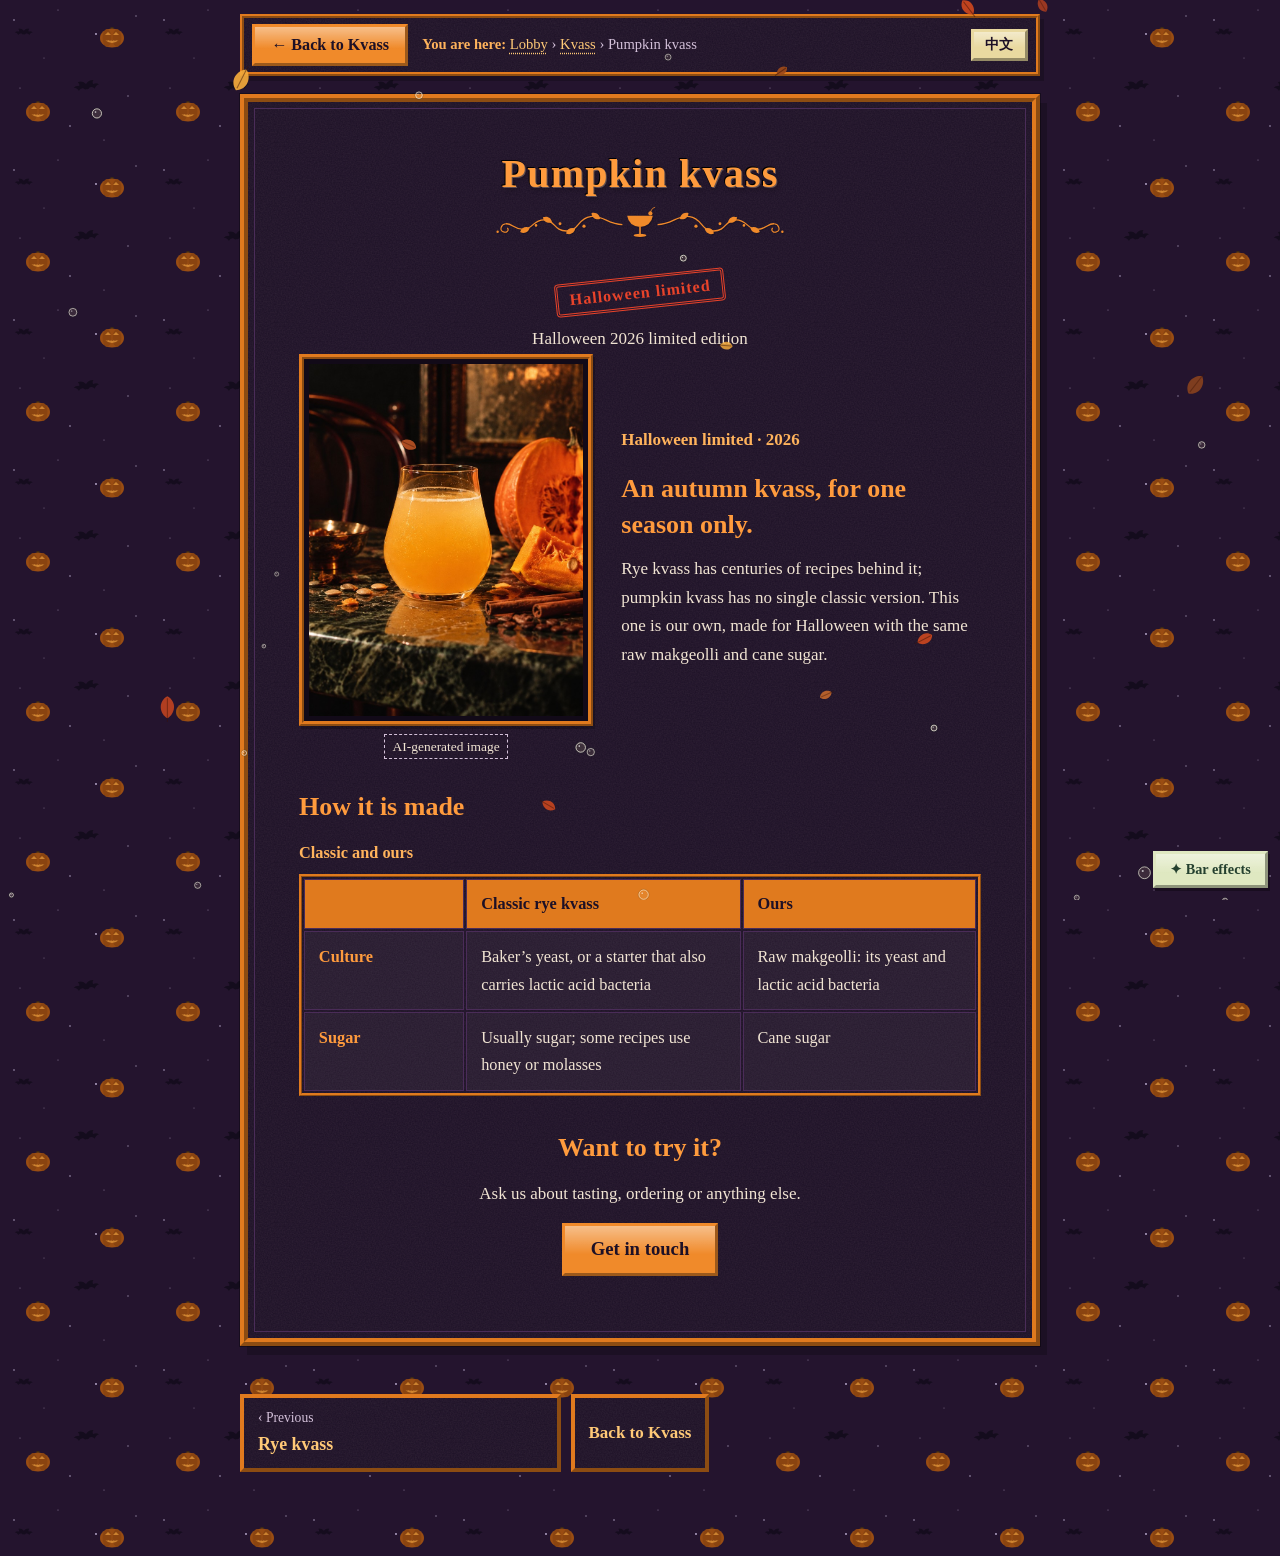
<file: kvass-pumpkin.html>
<!doctype html>
<html lang="en">
<head>
  <meta charset="utf-8">
  <meta name="viewport" content="width=device-width, initial-scale=1">
  <meta name="theme-color" content="#24142e">
  <title>Pumpkin kvass — Enzo Mixology</title>
  <meta name="description" content="Enzo’s pumpkin kvass, a Halloween limited edition fermented with raw makgeolli and cane sugar.">
  <link rel="icon" type="image/jpeg" href="assets/thumbs/logo.jpg"><link rel="canonical" href="https://rqguan.github.io/bartending/kvass-pumpkin.html">
  <meta property="og:type" content="website">
  <meta property="og:title" content="Pumpkin kvass — Enzo Mixology">
  <meta property="og:description" content="Enzo’s pumpkin kvass, a Halloween limited edition fermented with raw makgeolli and cane sugar.">
  <meta property="og:url" content="https://rqguan.github.io/bartending/kvass-pumpkin.html">
  <link rel="stylesheet" href="assets/retro.css">
  <script src="assets/retro.js" defer></script><script src="assets/i18n.js" defer></script>
</head>
<body class="room--pumpkin">
  <a class="skip-link" href="#main">Skip to content</a>
  <header class="topbar">
    <a class="btn back-btn" href="kvass.html">← Back to Kvass</a>
    <nav class="crumbs" aria-label="Breadcrumb"><span class="label">You are here:</span> <a href="./">Lobby</a> <span aria-hidden="true">›</span> <a href="kvass.html">Kvass</a> <span aria-hidden="true">›</span> <span aria-current="page">Pumpkin kvass</span></nav>
    <button type="button" class="lang-toggle btn" lang="zh-CN" aria-label="切换到中文" hidden>中文</button>
  </header>

  <main id="main" class="room">
      <div class="frame">
        <div class="frame-in">
          <header class="room-head">
            <h1 class="room-title flicker">Pumpkin kvass</h1>
            <svg class="vine" viewBox="0 0 400 44" aria-hidden="true"><use href="assets/retro/sprite.svg#vine"/></svg>
          </header>
          <p class="center"><span class="stamp">Halloween limited</span></p>
          <p class="countdown js-only" hidden data-countdown="2026-10-31"></p>
          <div class="product-head">
            <figure class="photo product-photo"><span class="pic"><img src="assets/kvass/pumpkin-kvass-ai.jpg" width="765" height="977" fetchpriority="high" decoding="async" alt="AI-generated image: a glass of hazy orange pumpkin kvass on green marble, beside a cut pumpkin, pumpkin seeds, cinnamon sticks and coffee beans."></span><figcaption><span class="ai-tag">AI-generated image</span></figcaption></figure>
            <div class="prose">
              <p class="label">Halloween limited · 2026</p>
              <h2>An autumn kvass, for one season only.</h2>
              <p>Rye kvass has centuries of recipes behind it; pumpkin kvass has no single classic version. This one is our own, made for Halloween with the same raw makgeolli and cane sugar.</p>
            </div>
          </div>

          <section class="kvass-section" aria-labelledby="made-title">
            <h2 id="made-title">How it is made</h2>
            <div class="table-wrap">
              <table class="spec-table">
                <caption>Classic and ours</caption>
                <thead><tr><th scope="col"></th><th scope="col">Classic rye kvass</th><th scope="col">Ours</th></tr></thead>
                <tbody>
                <tr><th scope="row">Culture</th><td>Baker’s yeast, or a starter that also carries lactic acid bacteria</td><td>Raw makgeolli: its yeast and lactic acid bacteria</td></tr>
                <tr><th scope="row">Sugar</th><td>Usually sugar; some recipes use honey or molasses</td><td>Cane sugar</td></tr>
                </tbody>
              </table>
            </div>
          </section>

          <section class="kvass-section ask" aria-labelledby="ask-title">
            <h2 id="ask-title">Want to try it?</h2>
            <p>Ask us about tasting, ordering or anything else.</p>
            <p><a class="btn btn-big" href="guestbook.html">Get in touch</a></p>
          </section>
        </div>
      </div>
  </main>

  <nav class="pager" aria-label="Kvass pages">
    <a class="pager-prev" href="kvass-rye.html"><span>‹ Previous</span> <strong>Rye kvass</strong></a>
    <a class="pager-home" href="kvass.html">Back to Kvass</a>
    <span class="pager-next"></span>
  </nav>

  <div class="fx" hidden>
    <button type="button" class="fx-toggle btn" aria-expanded="false" aria-controls="fx-panel"><span aria-hidden="true">✦ </span>Bar effects</button>
    <div class="fx-panel" id="fx-panel" role="group" aria-labelledby="fx-title" hidden>
      <p class="fx-title" id="fx-title">Bar effects</p>
      <label><input type="checkbox" data-fx="leaves"> Falling leaves</label>
      <label><input type="checkbox" data-fx="bubbles"> Champagne bubbles</label>
      <label><input type="checkbox" data-fx="ice"> Falling ice</label>
      <label><input type="checkbox" data-fx="fireworks"> Fireworks on click</label>
      <label><input type="checkbox" data-fx="stardust"> Stardust cursor</label>
      <label><input type="checkbox" data-fx="music"> Music box</label>
      <button type="button" class="btn btn-small fx-close">Close</button>
    </div>
  </div>
</body>
</html>
</file>
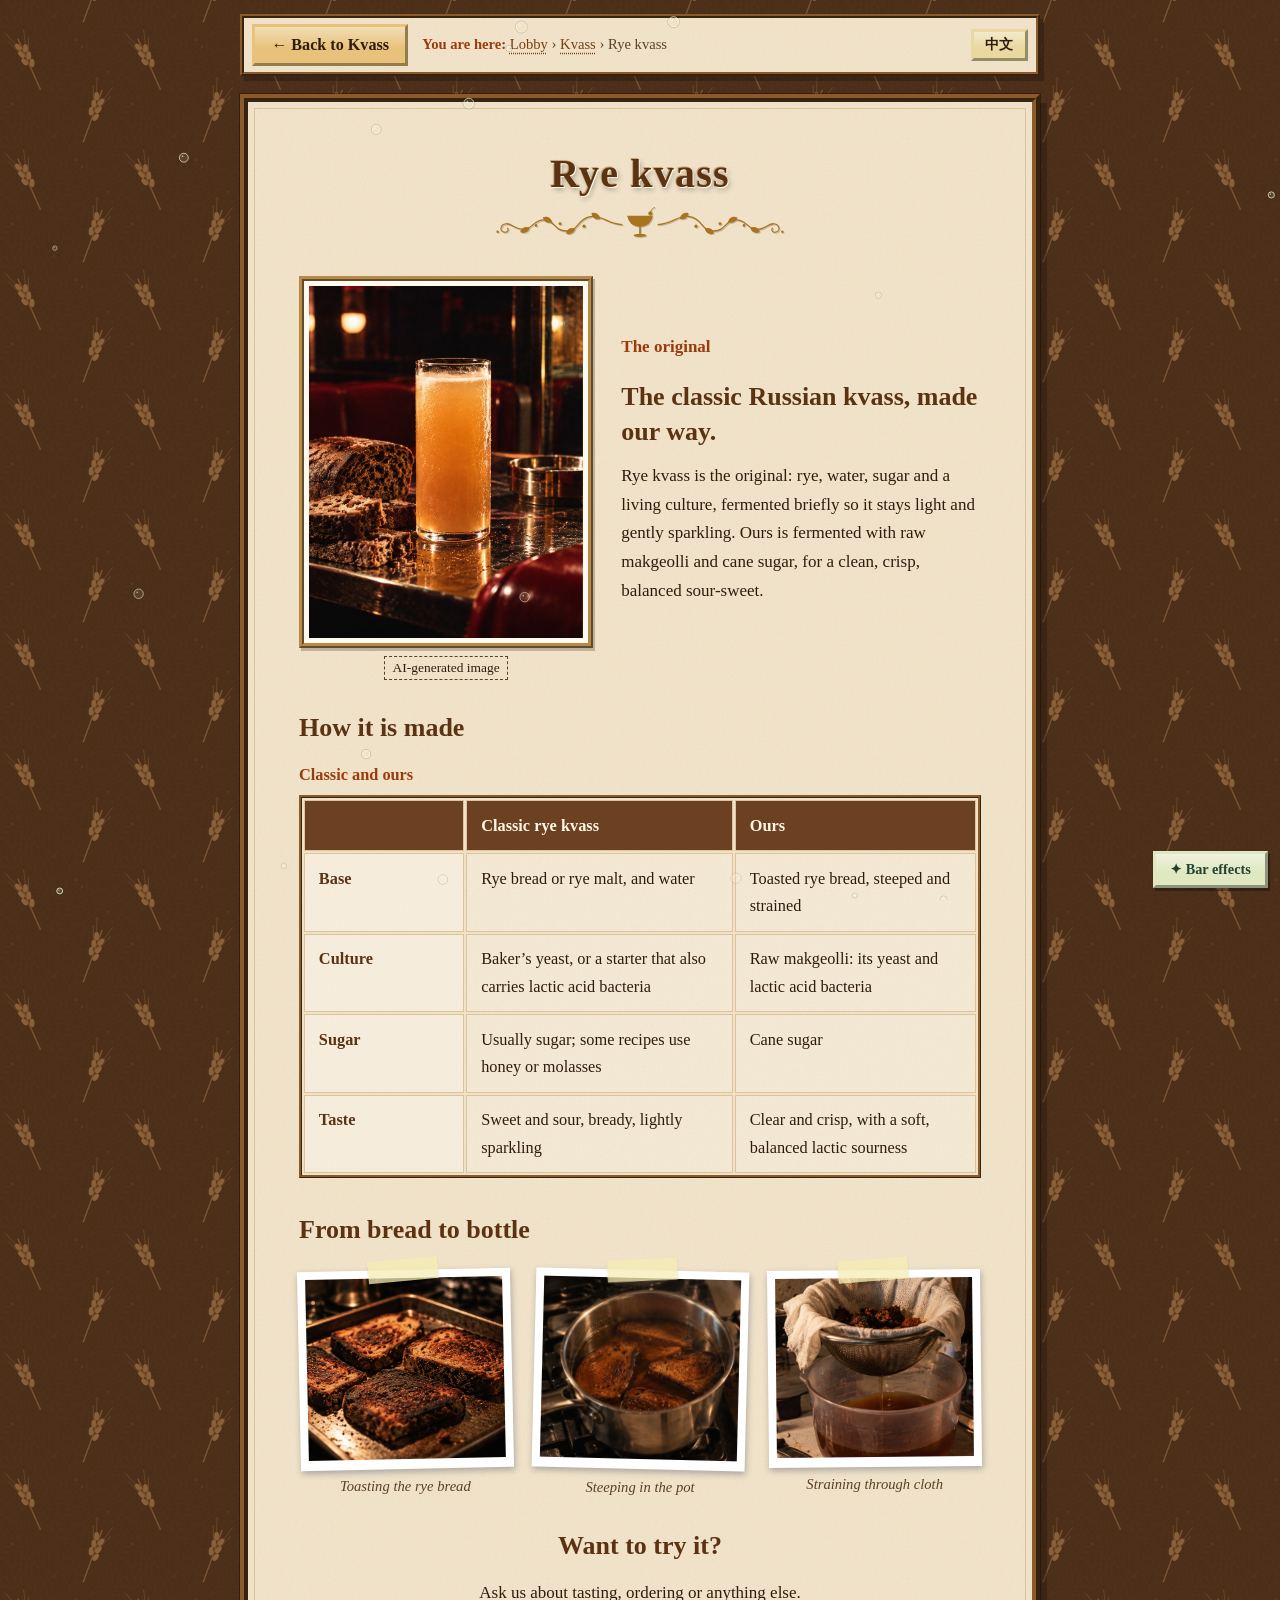
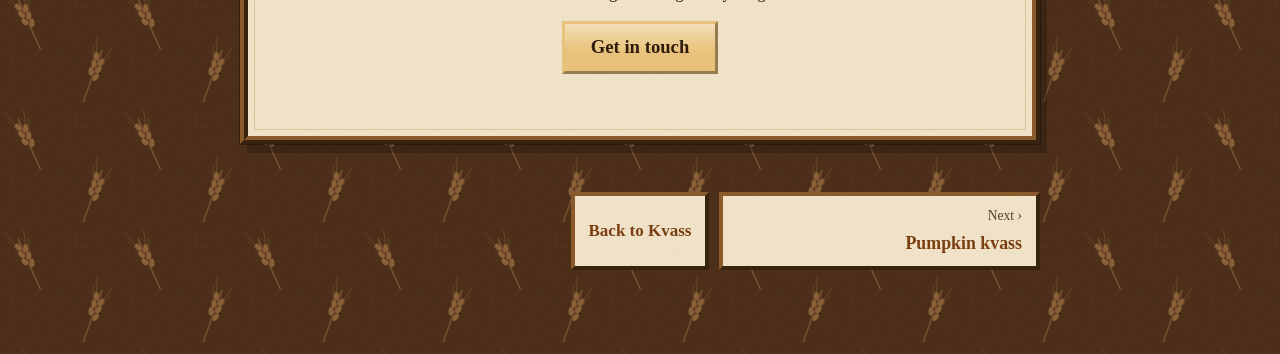
<file: kvass-rye.html>
<!doctype html>
<html lang="en">
<head>
  <meta charset="utf-8">
  <meta name="viewport" content="width=device-width, initial-scale=1">
  <meta name="theme-color" content="#4a2c17">
  <title>Rye kvass — Enzo Mixology</title>
  <meta name="description" content="Enzo’s rye kvass: the original Russian style, fermented with raw makgeolli and cane sugar for a clean, crisp finish.">
  <link rel="icon" type="image/jpeg" href="assets/thumbs/logo.jpg"><link rel="canonical" href="https://rqguan.github.io/bartending/kvass-rye.html">
  <meta property="og:type" content="website">
  <meta property="og:title" content="Rye kvass — Enzo Mixology">
  <meta property="og:description" content="Enzo’s rye kvass: the original Russian style, fermented with raw makgeolli and cane sugar for a clean, crisp finish.">
  <meta property="og:url" content="https://rqguan.github.io/bartending/kvass-rye.html">
  <link rel="stylesheet" href="assets/retro.css">
  <script src="assets/retro.js" defer></script><script src="assets/i18n.js" defer></script>
</head>
<body class="room--rye">
  <a class="skip-link" href="#main">Skip to content</a>
  <header class="topbar">
    <a class="btn back-btn" href="kvass.html">← Back to Kvass</a>
    <nav class="crumbs" aria-label="Breadcrumb"><span class="label">You are here:</span> <a href="./">Lobby</a> <span aria-hidden="true">›</span> <a href="kvass.html">Kvass</a> <span aria-hidden="true">›</span> <span aria-current="page">Rye kvass</span></nav>
    <button type="button" class="lang-toggle btn" lang="zh-CN" aria-label="切换到中文" hidden>中文</button>
  </header>

  <main id="main" class="room">
      <div class="frame">
        <div class="frame-in">
          <header class="room-head">
            <h1 class="room-title">Rye kvass</h1>
            <svg class="vine" viewBox="0 0 400 44" aria-hidden="true"><use href="assets/retro/sprite.svg#vine"/></svg>
          </header>
          <div class="product-head">
            <figure class="photo product-photo"><span class="pic"><img src="assets/kvass/rye-kvass-ai.jpg" width="761" height="977" fetchpriority="high" decoding="async" alt="AI-generated image: a tall glass of cloudy amber rye kvass beside sliced dark rye bread, in a dim bar with red leather seats."></span><figcaption><span class="ai-tag">AI-generated image</span></figcaption></figure>
            <div class="prose">
              <p class="label">The original</p>
              <h2>The classic Russian kvass, made our way.</h2>
              <p>Rye kvass is the original: rye, water, sugar and a living culture, fermented briefly so it stays light and gently sparkling. Ours is fermented with raw makgeolli and cane sugar, for a clean, crisp, balanced sour-sweet.</p>
            </div>
          </div>

          <section class="kvass-section" aria-labelledby="made-title">
            <h2 id="made-title">How it is made</h2>
            <div class="table-wrap">
              <table class="spec-table">
                <caption>Classic and ours</caption>
                <thead><tr><th scope="col"></th><th scope="col">Classic rye kvass</th><th scope="col">Ours</th></tr></thead>
                <tbody>
                <tr><th scope="row">Base</th><td>Rye bread or rye malt, and water</td><td>Toasted rye bread, steeped and strained</td></tr>
                <tr><th scope="row">Culture</th><td>Baker’s yeast, or a starter that also carries lactic acid bacteria</td><td>Raw makgeolli: its yeast and lactic acid bacteria</td></tr>
                <tr><th scope="row">Sugar</th><td>Usually sugar; some recipes use honey or molasses</td><td>Cane sugar</td></tr>
                <tr><th scope="row">Taste</th><td>Sweet and sour, bready, lightly sparkling</td><td>Clear and crisp, with a soft, balanced lactic sourness</td></tr>
                </tbody>
              </table>
            </div>
          </section>

          <section class="kvass-section" aria-labelledby="process-title">
            <h2 id="process-title">From bread to bottle</h2>
            <div class="album album--taped">
              <figure class="photo" data-dialup><span class="pic"><img src="assets/kvass/kvass-toasted-bread.jpg" width="500" height="459" loading="lazy" decoding="async" alt="Slices of dark rye bread, toasted until charred at the edges, on a metal tray."></span><figcaption>Toasting the rye bread</figcaption></figure>
              <figure class="photo" data-dialup><span class="pic"><img src="assets/kvass/kvass-steeping.jpg" width="495" height="456" loading="lazy" decoding="async" alt="Toasted rye bread soaking in amber liquid in a steel pot on the stove."></span><figcaption>Steeping in the pot</figcaption></figure>
              <figure class="photo" data-dialup><span class="pic"><img src="assets/kvass/kvass-straining.jpg" width="504" height="458" loading="lazy" decoding="async" alt="Soaked bread in cheesecloth over a sieve, with amber liquid running into a measuring jug."></span><figcaption>Straining through cloth</figcaption></figure>
            </div>
          </section>

          <section class="kvass-section ask" aria-labelledby="ask-title">
            <h2 id="ask-title">Want to try it?</h2>
            <p>Ask us about tasting, ordering or anything else.</p>
            <p><a class="btn btn-big" href="guestbook.html">Get in touch</a></p>
          </section>
        </div>
      </div>
  </main>

  <nav class="pager" aria-label="Kvass pages">
    <span class="pager-prev"></span>
    <a class="pager-home" href="kvass.html">Back to Kvass</a>
    <a class="pager-next" href="kvass-pumpkin.html"><span>Next ›</span> <strong>Pumpkin kvass</strong></a>
  </nav>

  <div class="fx" hidden>
    <button type="button" class="fx-toggle btn" aria-expanded="false" aria-controls="fx-panel"><span aria-hidden="true">✦ </span>Bar effects</button>
    <div class="fx-panel" id="fx-panel" role="group" aria-labelledby="fx-title" hidden>
      <p class="fx-title" id="fx-title">Bar effects</p>
      <label><input type="checkbox" data-fx="bubbles"> Champagne bubbles</label>
      <label><input type="checkbox" data-fx="ice"> Falling ice</label>
      <label><input type="checkbox" data-fx="fireworks"> Fireworks on click</label>
      <label><input type="checkbox" data-fx="stardust"> Stardust cursor</label>
      <label><input type="checkbox" data-fx="music"> Music box</label>
      <button type="button" class="btn btn-small fx-close">Close</button>
    </div>
  </div>
</body>
</html>
</file>
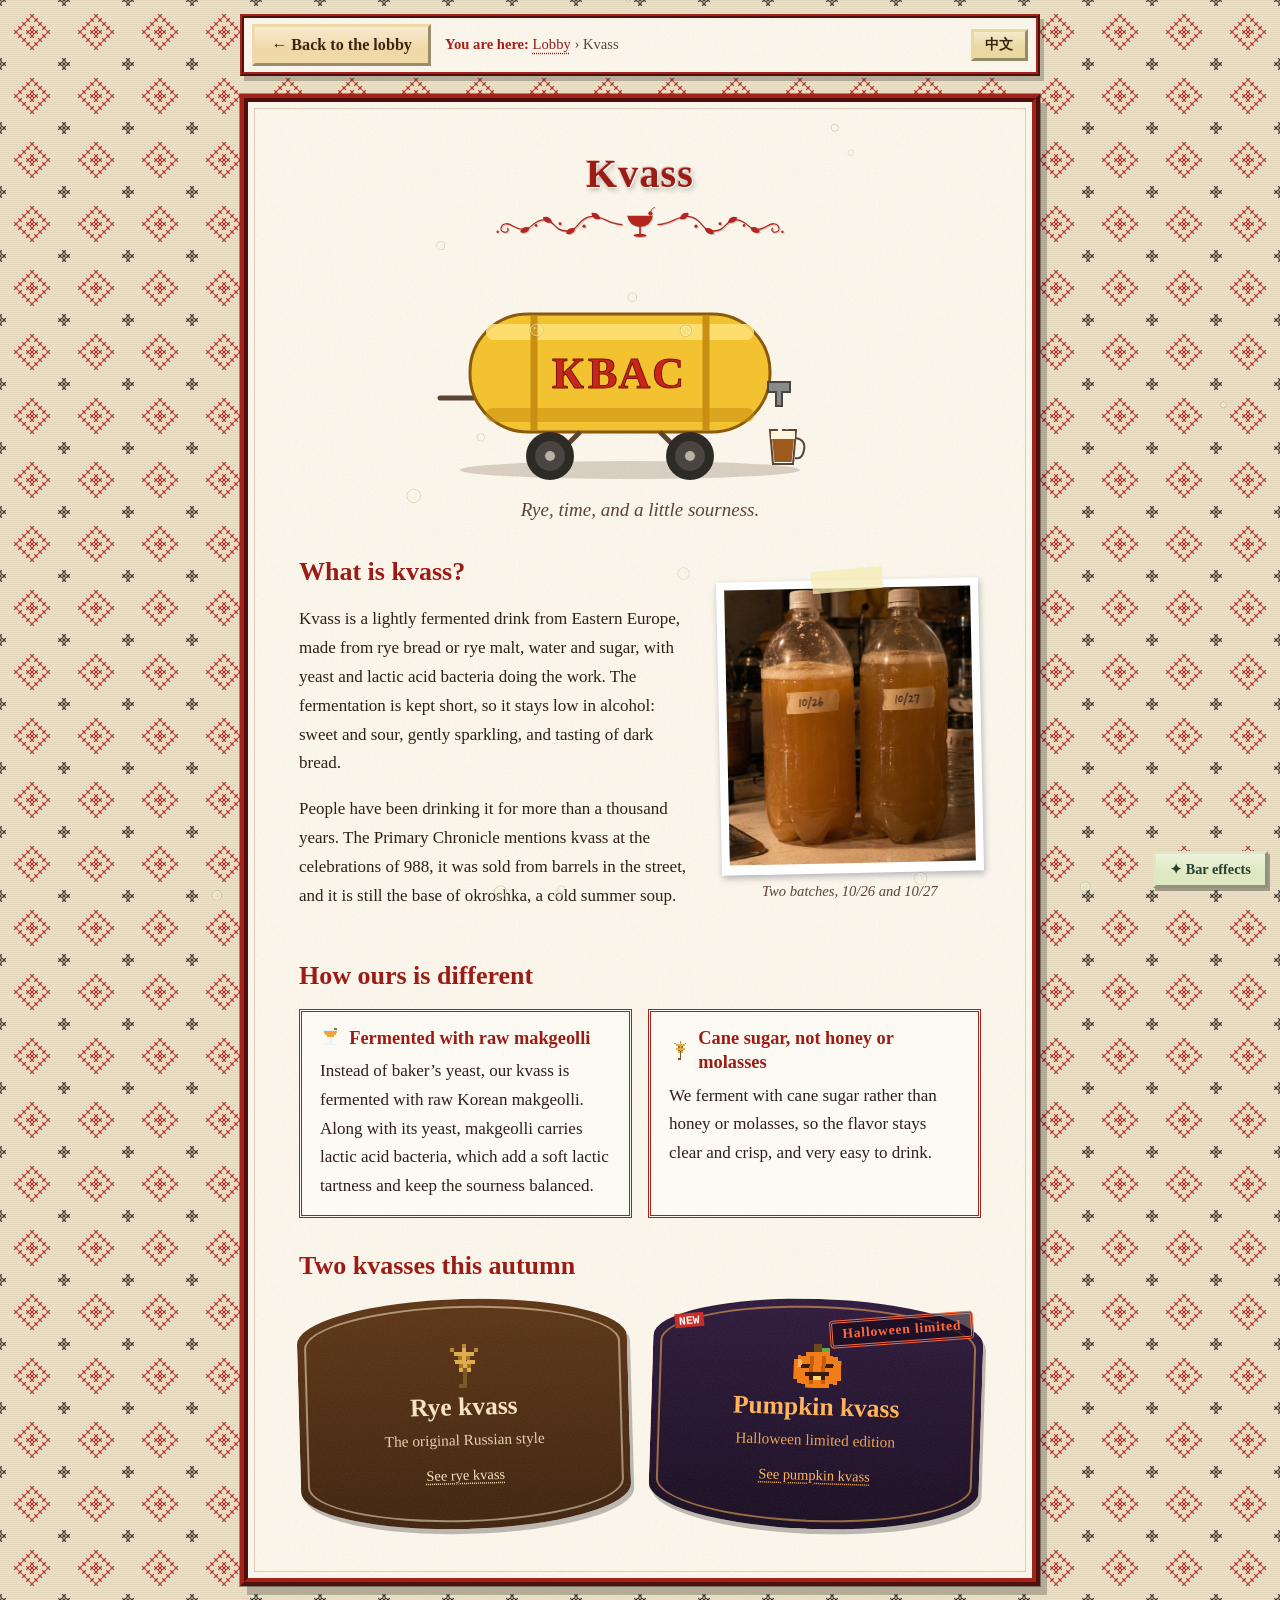
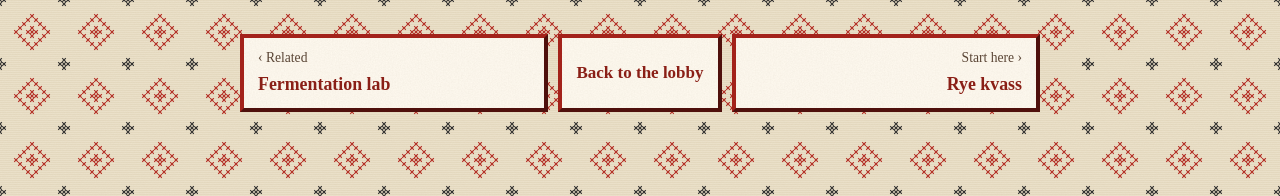
<file: kvass.html>
<!doctype html>
<html lang="en">
<head>
  <meta charset="utf-8">
  <meta name="viewport" content="width=device-width, initial-scale=1">
  <meta name="theme-color" content="#a3221a">
  <title>Kvass — Enzo Mixology</title>
  <meta name="description" content="Enzo’s kvass: a rye kvass and a Halloween pumpkin kvass, fermented with raw makgeolli and cane sugar.">
  <link rel="icon" type="image/jpeg" href="assets/thumbs/logo.jpg"><link rel="canonical" href="https://rqguan.github.io/bartending/kvass.html">
  <meta property="og:type" content="website">
  <meta property="og:title" content="Kvass — Enzo Mixology">
  <meta property="og:description" content="Enzo’s kvass: a rye kvass and a Halloween pumpkin kvass, fermented with raw makgeolli and cane sugar.">
  <meta property="og:url" content="https://rqguan.github.io/bartending/kvass.html">
  <link rel="stylesheet" href="assets/retro.css">
  <script src="assets/retro.js" defer></script><script src="assets/i18n.js" defer></script>
</head>
<body class="room--kvass">
  <a class="skip-link" href="#main">Skip to content</a>
  <header class="topbar">
    <a class="btn back-btn" href="./">← Back to the lobby</a>
    <nav class="crumbs" aria-label="Breadcrumb"><span class="label">You are here:</span> <a href="./">Lobby</a> <span aria-hidden="true">›</span> <span aria-current="page">Kvass</span></nav>
    <button type="button" class="lang-toggle btn" lang="zh-CN" aria-label="切换到中文" hidden>中文</button>
  </header>

  <main id="main" class="room">
      <div class="frame">
        <div class="frame-in">
          <header class="room-head">
            <h1 class="room-title">Kvass</h1>
            <svg class="vine" viewBox="0 0 400 44" aria-hidden="true"><use href="assets/retro/sprite.svg#vine"/></svg>
          </header>
          <div class="kvass-hero">
            <svg class="barrel" viewBox="0 0 420 220" aria-hidden="true">
              <ellipse cx="200" cy="200" rx="170" ry="9" fill="rgba(60,30,10,.18)"/>
              <path d="M44 128H10" stroke="#5a4535" stroke-width="5" stroke-linecap="round"/>
              <rect x="40" y="44" width="300" height="118" rx="58" fill="#f2c230" stroke="#8a5a0c" stroke-width="3"/>
              <rect x="56" y="54" width="268" height="16" rx="8" fill="#ffe27a" opacity=".85"/>
              <rect x="56" y="138" width="268" height="14" rx="7" fill="#c98f12" opacity=".55"/>
              <path d="M104 46V160M276 46V160" stroke="#c98f12" stroke-width="7"/>
              <text x="190" y="118" text-anchor="middle" font-family="Georgia, 'Times New Roman', serif" font-weight="700" font-size="44" letter-spacing="4" fill="#c8261b" stroke="#7a1209" stroke-width="1">КВАС</text>
              <path d="M150 162 128 184M230 162 252 184" stroke="#5a4535" stroke-width="5"/>
              <g>
                <circle cx="120" cy="186" r="24" fill="#2e2a26"/><circle cx="120" cy="186" r="15" fill="#4a4540"/><circle cx="120" cy="186" r="5" fill="#b9b2a6"/>
                <circle cx="260" cy="186" r="24" fill="#2e2a26"/><circle cx="260" cy="186" r="15" fill="#4a4540"/><circle cx="260" cy="186" r="5" fill="#b9b2a6"/>
              </g>
              <path d="M338 112h22v10h-8v14h-6v-14h-8z" fill="#8a8a8a" stroke="#4a4540" stroke-width="2"/>
              <path d="M340 160h26l-3 34h-20z" fill="rgba(255,255,255,.55)" stroke="#5a4535" stroke-width="2"/>
              <path d="M342 168h22l-2.4 24h-17.2z" fill="#9c5a1c"/>
              <path d="M341 162h24v7h-24z" fill="#fff4dc"/>
              <path d="M366 168q10 2 8 12t-9 8" fill="none" stroke="#5a4535" stroke-width="2"/>
              <circle class="rise" cx="350" cy="160" r="2.2" fill="#fff4dc"/>
              <circle class="rise" cx="357" cy="158" r="1.6" fill="#fff4dc"/>
              <circle class="rise" cx="346" cy="156" r="1.3" fill="#fff4dc"/>
            </svg>
            <p class="hero-line">Rye, time, and a little sourness.</p>
          </div>

          <section class="kvass-section kvass-intro" aria-labelledby="what-title">
            <div class="prose">
            <h2 id="what-title">What is kvass?</h2>
            <p>Kvass is a lightly fermented drink from Eastern Europe, made from rye bread or rye malt, water and sugar, with yeast and lactic acid bacteria doing the work. The fermentation is kept short, so it stays low in alcohol: sweet and sour, gently sparkling, and tasting of dark bread.</p>
            <p>People have been drinking it for more than a thousand years. The Primary Chronicle mentions kvass at the celebrations of 988, it was sold from barrels in the street, and it is still the base of okroshka, a cold summer soup.</p>
            </div>
            <div class="album album--taped album--one">
              <figure class="photo" data-dialup><span class="pic"><img src="assets/kvass/kvass-bottles.jpg" width="492" height="549" loading="lazy" decoding="async" alt="Two bottles of cloudy golden kvass, taped with the dates 10/26 and 10/27."></span><figcaption>Two batches, 10/26 and 10/27</figcaption></figure>
            </div>
          </section>

          <section class="kvass-section" aria-labelledby="ours-title">
            <h2 id="ours-title">How ours is different</h2>
            <div class="method">
              <article>
                <h3><svg class="px" aria-hidden="true"><use href="assets/retro/sprite.svg#px-glass"/></svg>Fermented with raw makgeolli</h3>
                <p>Instead of baker’s yeast, our kvass is fermented with raw Korean makgeolli. Along with its yeast, makgeolli carries lactic acid bacteria, which add a soft lactic tartness and keep the sourness balanced.</p>
              </article>
              <article>
                <h3><svg class="px" aria-hidden="true"><use href="assets/retro/sprite.svg#px-rye"/></svg>Cane sugar, not honey or molasses</h3>
                <p>We ferment with cane sugar rather than honey or molasses, so the flavor stays clear and crisp, and very easy to drink.</p>
              </article>
            </div>
          </section>

          <section class="kvass-section" aria-labelledby="two-title">
            <h2 id="two-title">Two kvasses this autumn</h2>
            <div class="labels">
              <a class="label-card label-card--rye" href="kvass-rye.html">
                <svg class="px" aria-hidden="true"><use href="assets/retro/sprite.svg#px-rye"/></svg>
                <span class="label-name">Rye kvass</span>
                <span class="label-sub">The original Russian style</span>
                <span class="label-go">See rye kvass</span>
              </a>
              <a class="label-card label-card--pumpkin" href="kvass-pumpkin.html">
                <span class="new" aria-hidden="true">NEW</span>
                <span class="stamp">Halloween limited</span>
                <svg class="px" aria-hidden="true"><use href="assets/retro/sprite.svg#px-pumpkin"/></svg>
                <span class="label-name">Pumpkin kvass</span>
                <span class="label-sub">Halloween limited edition</span>
                <span class="label-go">See pumpkin kvass</span>
              </a>
            </div>
          </section>
        </div>
      </div>
  </main>

  <nav class="pager" aria-label="More pages">
    <a class="pager-prev" href="fermentation.html"><span>‹ Related</span> <strong>Fermentation lab</strong></a>
    <a class="pager-home" href="./">Back to the lobby</a>
    <a class="pager-next" href="kvass-rye.html"><span>Start here ›</span> <strong>Rye kvass</strong></a>
  </nav>

  <div class="fx" hidden>
    <button type="button" class="fx-toggle btn" aria-expanded="false" aria-controls="fx-panel"><span aria-hidden="true">✦ </span>Bar effects</button>
    <div class="fx-panel" id="fx-panel" role="group" aria-labelledby="fx-title" hidden>
      <p class="fx-title" id="fx-title">Bar effects</p>
      <label><input type="checkbox" data-fx="bubbles"> Champagne bubbles</label>
      <label><input type="checkbox" data-fx="ice"> Falling ice</label>
      <label><input type="checkbox" data-fx="fireworks"> Fireworks on click</label>
      <label><input type="checkbox" data-fx="stardust"> Stardust cursor</label>
      <label><input type="checkbox" data-fx="music"> Music box</label>
      <button type="button" class="btn btn-small fx-close">Close</button>
    </div>
  </div>
</body>
</html>
</file>
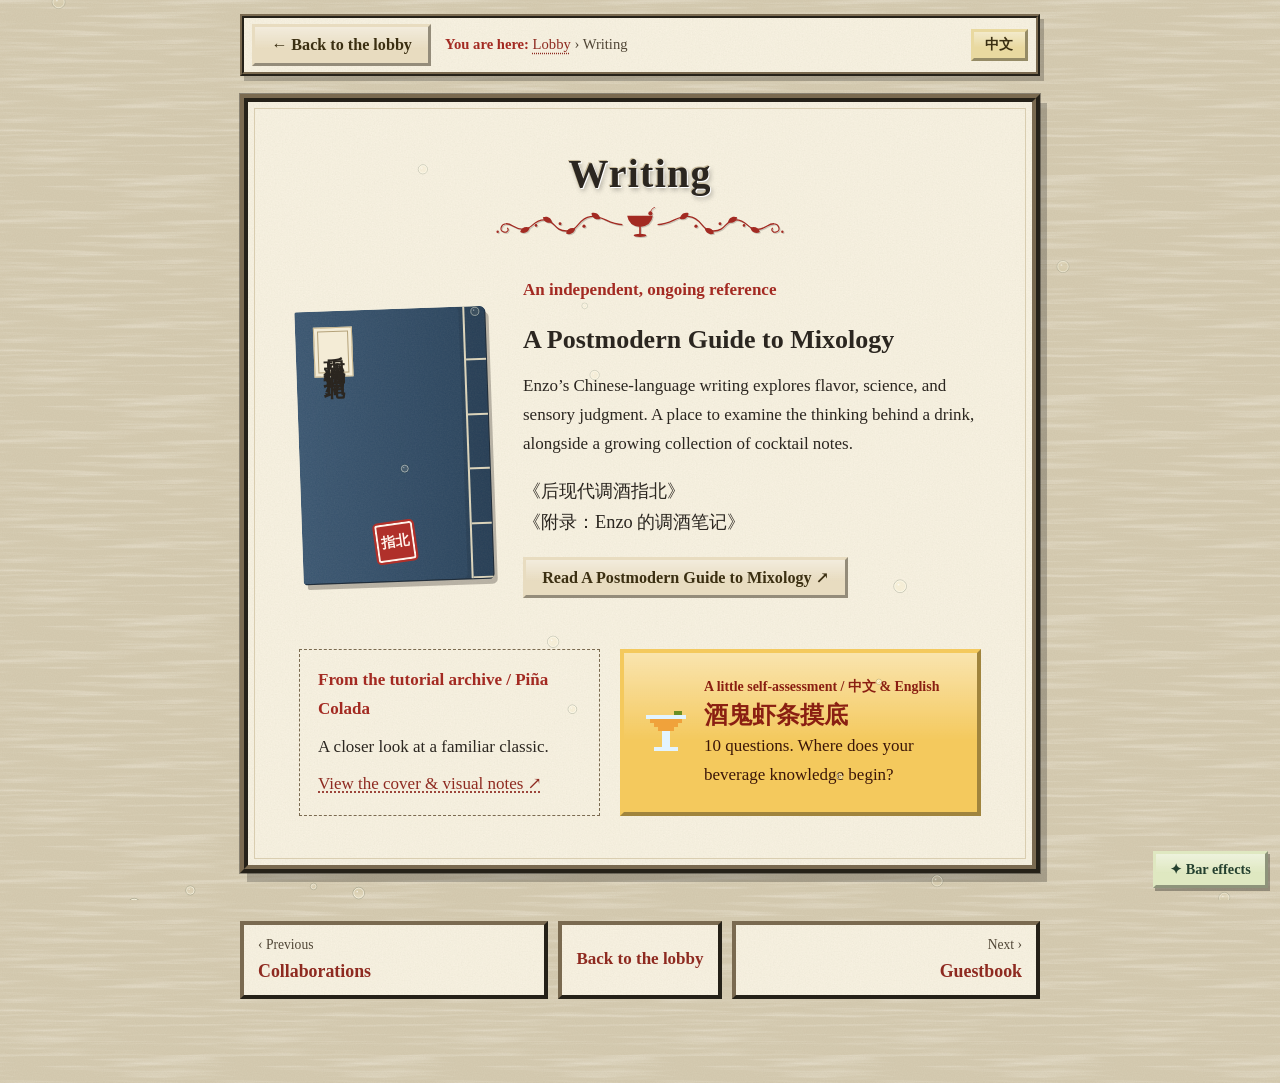
<file: writing.html>
<!doctype html>
<html lang="en">
<head>
  <meta charset="utf-8">
  <meta name="viewport" content="width=device-width, initial-scale=1">
  <meta name="theme-color" content="#7a6a50">
  <title>Writing — Enzo Mixology</title>
  <meta name="description" content="A Postmodern Guide to Mixology, Enzo’s Chinese-language writing on flavor, science, and sensory judgment, plus a cocktail knowledge quiz.">
  <link rel="icon" type="image/jpeg" href="assets/thumbs/logo.jpg"><link rel="canonical" href="https://rqguan.github.io/bartending/writing.html">
  <meta property="og:type" content="website">
  <meta property="og:title" content="Writing — Enzo Mixology">
  <meta property="og:description" content="A Postmodern Guide to Mixology, Enzo’s Chinese-language writing on flavor, science, and sensory judgment, plus a cocktail knowledge quiz.">
  <meta property="og:url" content="https://rqguan.github.io/bartending/writing.html">
  <link rel="stylesheet" href="assets/retro.css">
  <script src="assets/retro.js" defer></script><script src="assets/i18n.js" defer></script>
</head>
<body class="room--paper">
  <a class="skip-link" href="#main">Skip to content</a>
  <header class="topbar">
    <a class="btn back-btn" href="./">← Back to the lobby</a>
    <nav class="crumbs" aria-label="Breadcrumb"><span class="label">You are here:</span> <a href="./">Lobby</a> <span aria-hidden="true">›</span> <span aria-current="page">Writing</span></nav>
    <button type="button" class="lang-toggle btn" lang="zh-CN" aria-label="切换到中文" hidden>中文</button>
  </header>

  <main id="main" class="room">
      <div class="frame">
        <div class="frame-in">
          <header class="room-head">
            <h1 class="room-title" id="writing-title">Writing</h1>
            <svg class="vine" viewBox="0 0 400 44" aria-hidden="true"><use href="assets/retro/sprite.svg#vine"/></svg>
          </header>
          <div class="writing">
            <a class="stringbook" href="https://fluidstates.notion.site/32730266ff8b80b382acde84ec380707" target="_blank" rel="noopener" aria-hidden="true" tabindex="-1">
              <span class="stringbook-label" lang="zh-CN">后现代调酒指北</span>
              <span class="stringbook-seal" lang="zh-CN">指北</span>
            </a>
            <div class="prose">
              <p class="label">An independent, ongoing reference</p>
              <h2>A Postmodern Guide to Mixology</h2>
              <p>Enzo’s Chinese-language writing explores flavor, science, and sensory judgment. A place to examine the thinking behind a drink, alongside a growing collection of cocktail notes.</p>
              <p lang="zh-CN" class="zh-titles">《后现代调酒指北》<br>《附录：Enzo 的调酒笔记》</p>
              <p><a class="btn" href="https://fluidstates.notion.site/32730266ff8b80b382acde84ec380707" target="_blank" rel="noopener">Read A Postmodern Guide to Mixology <span aria-hidden="true">↗</span></a></p>
            </div>
          </div>
          <div class="writing-extras">
            <aside class="tutorial"><p class="label">From the tutorial archive / Piña Colada</p><p>A closer look at a familiar classic.</p><a href="journal.html#visual-notes">View the cover &amp; visual notes ↗</a></aside>
            <a class="quiz-banner" href="cocktailtest/"><svg class="px px--big" aria-hidden="true"><use href="assets/retro/sprite.svg#px-glass"/></svg><span class="quiz-copy"><span class="label">A little self-assessment / 中文 &amp; English</span><span class="quiz-title" lang="zh-CN">酒鬼虾条摸底</span><span>10 questions. Where does your beverage knowledge begin?</span></span><span class="sr-only">Open the cocktail knowledge quiz</span></a>
          </div>
        </div>
      </div>
  </main>

  <nav class="pager" aria-label="More rooms">
    <a class="pager-prev" href="collaborations.html"><span>‹ Previous</span> <strong>Collaborations</strong></a>
    <a class="pager-home" href="./">Back to the lobby</a>
    <a class="pager-next" href="guestbook.html"><span>Next ›</span> <strong>Guestbook</strong></a>
  </nav>

  <div class="fx" hidden>
    <button type="button" class="fx-toggle btn" aria-expanded="false" aria-controls="fx-panel"><span aria-hidden="true">✦ </span>Bar effects</button>
    <div class="fx-panel" id="fx-panel" role="group" aria-labelledby="fx-title" hidden>
      <p class="fx-title" id="fx-title">Bar effects</p>
      <label><input type="checkbox" data-fx="bubbles"> Champagne bubbles</label>
      <label><input type="checkbox" data-fx="ice"> Falling ice</label>
      <label><input type="checkbox" data-fx="fireworks"> Fireworks on click</label>
      <label><input type="checkbox" data-fx="stardust"> Stardust cursor</label>
      <label><input type="checkbox" data-fx="music"> Music box</label>
      <button type="button" class="btn btn-small fx-close">Close</button>
    </div>
  </div>
</body>
</html>
</file>
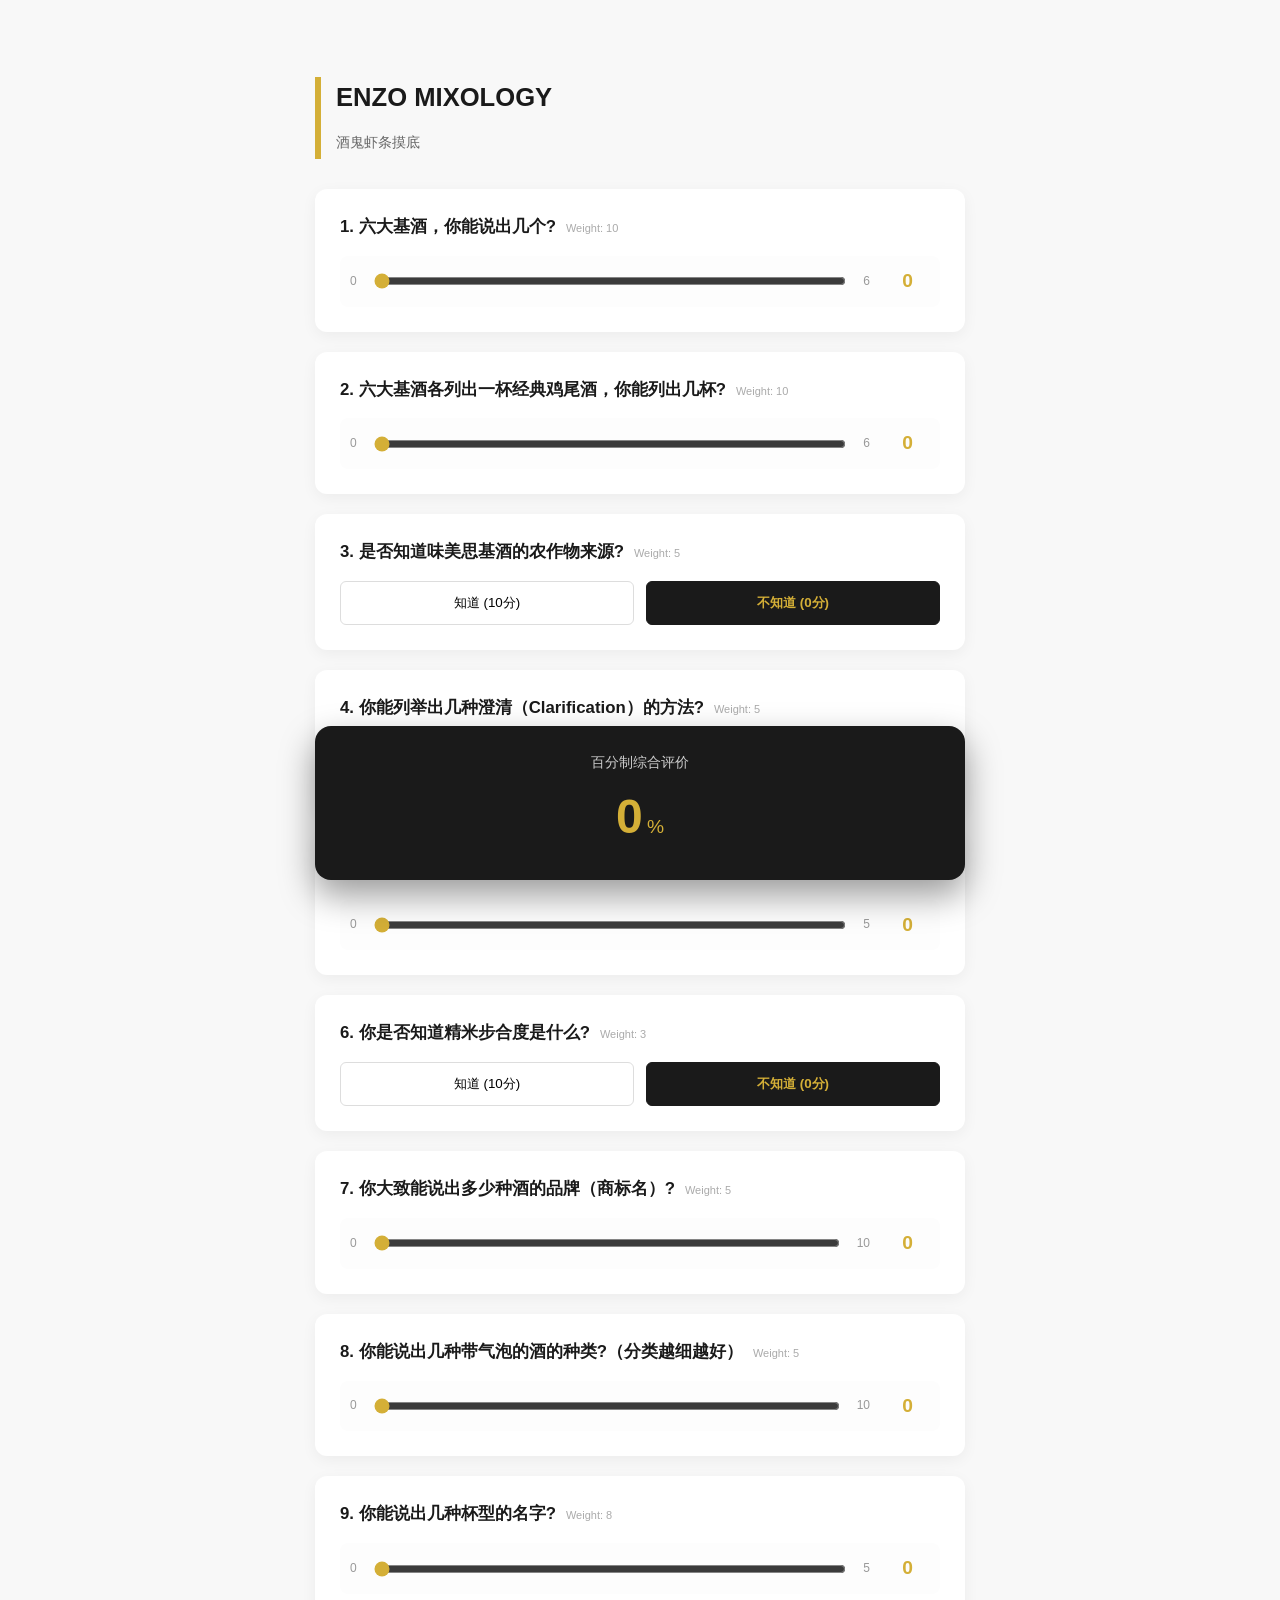
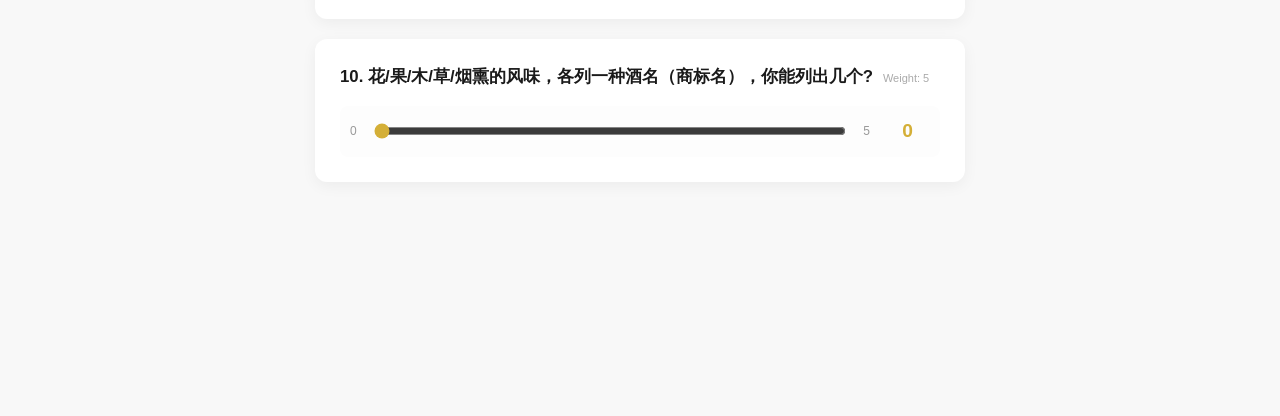
<file: tests/fixtures/cocktailtest-original.html>
<!DOCTYPE html>
<html lang="zh-CN">
<head>
    <meta charset="UTF-8">
    <meta name="viewport" content="width=device-width, initial-scale=1.0">
    <title>Enzo Mixology - 酒鬼虾条摸底</title>
    <style>
        :root { --main: #1a1a1a; --gold: #d4af37; --bg: #f8f8f8; }
        body { font-family: "PingFang SC", "Microsoft YaHei", sans-serif; background: var(--bg); color: var(--main); max-width: 650px; margin: 40px auto; padding: 20px; line-height: 1.6; }
        h1 { border-left: 6px solid var(--gold); padding-left: 15px; font-size: 1.6rem; margin-bottom: 30px; }
        .q-card { background: #fff; padding: 25px; border-radius: 12px; margin-bottom: 20px; box-shadow: 0 4px 15px rgba(0,0,0,0.05); }
        .q-text { font-weight: 600; margin-bottom: 15px; display: block; font-size: 1.05rem; }
        .slider-box { display: flex; align-items: center; gap: 15px; background: #fdfdfd; padding: 10px; border-radius: 8px; }
        input[type=range] { flex: 1; accent-color: var(--gold); cursor: pointer; }
        .val-num { width: 45px; font-weight: bold; color: var(--gold); text-align: center; font-size: 1.2rem; }
        .btn-group { display: flex; gap: 12px; }
        .yn-btn { flex: 1; padding: 12px; border: 1px solid #ddd; background: #fff; cursor: pointer; border-radius: 6px; }
        .yn-btn.active { background: var(--main); color: var(--gold); border-color: var(--main); font-weight: bold; }
        #score-board { position: sticky; bottom: 20px; background: var(--main); color: white; padding: 25px; border-radius: 16px; display: flex; flex-direction: column; align-items: center; box-shadow: 0 15px 35px rgba(0,0,0,0.4); z-index: 100; }
        .weight-tag { font-size: 11px; color: #aaa; margin-left: 10px; font-weight: normal; }
    </style>
</head>
<body>

    <h1>ENZO MIXOLOGY<br><small style="font-size: 0.9rem; color: #666; font-weight: normal;">酒鬼虾条摸底</small></h1>

    <div id="quiz"></div>

    <div id="score-board">
        <div style="font-size: 0.9rem; margin-bottom: 5px; color: #ccc;">百分制综合评价</div>
        <div>
            <span id="total" style="font-size: 3rem; color: var(--gold); font-weight: bold;">0</span>
            <span style="font-size: 1.2rem; color: var(--gold);">%</span>
        </div>
    </div>

    <script>
        const questions = [
            { t: "1. 六大基酒，你能说出几个?", min: 0, max: 6, w: 10, type: 'scale' },
            { t: "2. 六大基酒各列出一杯经典鸡尾酒，你能列出几杯?", min: 0, max: 6, w: 10, type: 'scale' },
            { t: "3. 是否知道味美思基酒的农作物来源?", min: 0, max: 1, w: 5, type: 'yn' },
            { t: "4. 你能列举出几种澄清（Clarification）的方法?", min: 0, max: 5, w: 5, type: 'scale' },
            { t: "5. 你能列出几种酿造葡萄酒的葡萄品种?", min: 0, max: 5, w: 5, type: 'scale' },
            { t: "6. 你是否知道精米步合度是什么?", min: 0, max: 1, w: 3, type: 'yn' },
            { t: "7. 你大致能说出多少种酒的品牌（商标名）?", min: 0, max: 10, w: 5, type: 'scale' },
            { t: "8. 你能说出几种带气泡的酒的种类?（分类越细越好）", min: 0, max: 10, w: 5, type: 'scale' },
            { t: "9. 你能说出几种杯型的名字?", min: 0, max: 5, w: 8, type: 'scale' },
            { t: "10. 花/果/木/草/烟熏的风味，各列一种酒名（商标名），你能列出几个?", min: 0, max: 5, w: 5, type: 'scale' }
        ];

        // 理论最高加权总分 = 总权重和 * 10
        const totalWeight = questions.reduce((sum, q) => sum + q.w, 0);
        const maxScore = totalWeight * 10;
        let state = questions.map(q => 0);

        function render() {
            const container = document.getElementById('quiz');
            questions.forEach((q, i) => {
                const card = document.createElement('div');
                card.className = 'q-card';
                let html = `<label class="q-text">${q.t}<span class="weight-tag">Weight: ${q.w}</span></label>`;
                
                if (q.type === 'scale') {
                    html += `
                        <div class="slider-box">
                            <span style="font-size: 12px; color:#999">${q.min}</span>
                            <input type="range" min="${q.min}" max="${q.max}" value="0" step="1" oninput="update(${i}, this.value)">
                            <span style="font-size: 12px; color:#999">${q.max}</span>
                            <div class="val-num" id="val-${i}">0</div>
                        </div>`;
                } else {
                    html += `
                        <div class="btn-group">
                            <button class="yn-btn" id="yn-${i}-1" onclick="update(${i}, 1)">知道 (10分)</button>
                            <button class="yn-btn active" id="yn-${i}-0" onclick="update(${i}, 0)">不知道 (0分)</button>
                        </div>`;
                }
                card.innerHTML = html;
                container.appendChild(card);
            });
        }

        window.update = (index, val) => {
            state[index] = parseFloat(val);
            if (questions[index].type === 'scale') {
                document.getElementById(`val-${index}`).innerText = val;
            } else {
                document.querySelectorAll(`#yn-${index}-1, #yn-${index}-0`).forEach(b => b.classList.remove('active'));
                document.getElementById(`yn-${index}-${val}`).classList.add('active');
            }
            calculate();
        };

        function calculate() {
            let weightedTotal = 0;
            questions.forEach((q, i) => {
                // 每道题先折算成10分满分制： (当前值 / 最大值) * 10
                const scoreOutOfTen = (state[i] / q.max) * 10;
                // 再乘以该题权重
                weightedTotal += scoreOutOfTen * q.w;
            });
            // 换算百分制：(实际加权总分 / 理论加权总分) * 100
            const percentage = Math.round((weightedTotal / maxScore) * 100);
            document.getElementById('total').innerText = percentage;
        }

        render();
    </script>
</body>
</html>
</file>
<file: assets/retro.css>
/* Enzo Mixology — retro homepage.
   A late-1990s Chinese personal homepage, rebuilt with modern CSS:
   tiled backgrounds, ridged table frames, a round portrait flanked by link columns,
   and one skin per "room". Each room only sets the custom properties below. */

:root {
  /* Latin faces first so English punctuation stays narrow; Chinese falls through to Song/Kai. */
  --serif: Georgia, "Times New Roman", "Noto Serif", "DejaVu Serif", "Songti SC", "STSong", "SimSun", "Noto Serif CJK SC", "Source Han Serif SC", serif;
  --kai: Georgia, "Times New Roman", "Noto Serif", "DejaVu Serif", "Kaiti SC", "STKaiti", "KaiTi", "BiauKai", "Noto Serif CJK SC", serif;
  --mono: "Courier New", Courier, monospace;
  --max: 800px;
}

*, *::before, *::after { box-sizing: border-box; }
html { scroll-behavior: smooth; -webkit-text-size-adjust: 100%; }
@media (prefers-reduced-motion: reduce) { html { scroll-behavior: auto; } }

body {
  margin: 0;
  font: 17px/1.7 var(--serif);
  color: var(--ink);
  background: var(--tile-c) var(--tile);
}
html[lang^="zh"] body { line-height: 1.95; letter-spacing: .02em; }

html[lang^="zh"] {
  --serif: "Songti SC", "STSong", "SimSun", "Noto Serif CJK SC", "Source Han Serif SC", Georgia, serif;
  --kai: "Kaiti SC", "STKaiti", "KaiTi", "BiauKai", "Noto Serif CJK SC", Georgia, serif;
}

img { max-width: 100%; height: auto; }
.sprite { position: absolute; width: 0; height: 0; overflow: hidden; }
.sr-only { position: absolute; width: 1px; height: 1px; padding: 0; margin: -1px; overflow: hidden; clip: rect(0 0 0 0); white-space: nowrap; border: 0; }
[hidden] { display: none !important; }

.skip-link { position: absolute; left: 12px; top: -60px; z-index: 100; padding: .5em 1em; background: #fff8d6; color: #24402f; border: 3px outset #c9b06a; }
.skip-link:focus { top: 12px; }

:focus-visible { outline: 2px dashed var(--label, #b23a36); outline-offset: 3px; }

/* ---------- Room skins (one class on <body> per page) ---------- */
body {
  --tile: url("retro/tile-lobby.svg");
  --tile-c: #42604b;
  --panel: #dfe8c1;
  --panel-tex: url("retro/grain-dark.svg");
  --ink: #24402f;
  --ink-soft: #3f5c49;
  --title: #2c5541;
  --emboss-hi: #f7fbe8;
  --emboss-lo: #8aa483;
  --label: #a8322e;
  --link: #275a40;
  --frame: #4a7a60;
  --rule: #9fb68e;
  --orn: #9a7a2a;
  --photo-frame: #c6ad6c;
  --mat: #fffbea;
  --btn: #e9d9a0;
  --btn-ink: #3b2f12;
}
.room { position: relative; padding: 0 12px clamp(28px, 5vw, 48px); }

.room--about {
  --tile: url("retro/tile-about.svg"); --tile-c: #bfe1da;
  --panel: #fbf4df; --ink: #1d4448; --ink-soft: #33585c; --title: #1f5f63;
  --emboss-hi: #ffffff; --emboss-lo: #8fbab5; --label: #a8461a; --link: #1d5c60;
  --frame: #2f7f80; --rule: #b8d4cc; --orn: #d0782f; --photo-frame: #7fb7b0; --btn: #f6c27c;
}
.room--rose {
  --tile: url("retro/tile-rose.svg"); --tile-c: #5a2430;
  --panel: #f8e5e0; --ink: #4e1d28; --ink-soft: #6b3440; --title: #7a2a3a;
  --emboss-hi: #fff6f3; --emboss-lo: #c99aa1; --label: #a4283a; --link: #7a2236;
  --frame: #8c3b47; --rule: #e1b9b8; --orn: #b0484f; --photo-frame: #c98a8f; --btn: #f1b8b4;
}
.room--walnut {
  --tile: url("retro/tile-walnut.svg"); --tile-c: #3a2416;
  --panel: #2b1a11; --panel-tex: url("retro/grain-light.svg");
  --ink: #f0e3c6; --ink-soft: #d6c39c; --title: #ecc775;
  --emboss-hi: rgba(255, 240, 200, .25); --emboss-lo: #000; --label: #f3a46e; --link: #f6d48a;
  --frame: #a7823c; --rule: #5f4227; --orn: #d4ab55; --photo-frame: #b58e45; --mat: #1d110a;
  --btn: #c99a46; --btn-ink: #24160b;
}
.room--lab {
  --tile: url("retro/tile-lab.svg"); --tile-c: #7385bc;
  --panel: #dfe4f6; --ink: #1f2d5e; --ink-soft: #364678; --title: #2c3f86;
  --emboss-hi: #ffffff; --emboss-lo: #9aa6d0; --label: #9b2655; --link: #263c8c;
  --frame: #4e5f99; --rule: #aeb8dc; --orn: #5568a8; --photo-frame: #fff; --btn: #b8c4ec;
}
.room--forest {
  --tile: url("retro/tile-forest.svg"); --tile-c: #1d3824;
  --panel: #173020; --panel-tex: url("retro/grain-light.svg");
  --ink: #ece4c9; --ink-soft: #cdc29f; --title: #e2bf63;
  --emboss-hi: rgba(255, 245, 200, .25); --emboss-lo: #000; --label: #f0b46a; --link: #f2d27e;
  --frame: #a88a3a; --rule: #3b5a40; --orn: #d1ad57; --photo-frame: #b8973f; --mat: #0f2015;
  --btn: #c9a650; --btn-ink: #1d2412;
}
.room--paper {
  --tile: url("retro/tile-paper.svg"); --tile-c: #d6ccb2;
  --panel: #f9f3e3; --ink: #2b2620; --ink-soft: #514737; --title: #2b2620;
  --emboss-hi: #ffffff; --emboss-lo: #c8bb9c; --label: #a32a22; --link: #8e2a20;
  --frame: #7a6a50; --rule: #d9cdb0; --orn: #a32a22; --photo-frame: #a99a7a; --btn: #e8dcc0;
}
.room--night {
  --tile: url("retro/tile-night.svg"); --tile-c: #1b1f45;
  --panel: #ece6fa; --ink: #2d2457; --ink-soft: #4a4078; --title: #3d2f80;
  --emboss-hi: #ffffff; --emboss-lo: #b2a7dc; --label: #9c2a69; --link: #46339a;
  --frame: #5a4f9a; --rule: #cbc2ea; --orn: #8a6fc9; --photo-frame: #b2a7dc; --btn: #f5d58a;
}
/* Kvass pages: linen with cross-stitch (overview), rye crumb, Halloween night */
.room--kvass {
  --tile: url("retro/tile-kvass.svg"); --tile-c: #ece2cb;
  --panel: #fffaf0; --ink: #2e1f17; --ink-soft: #5a4535; --title: #9b1c14;
  --emboss-hi: #ffffff; --emboss-lo: #dcb9a4; --label: #a3221a; --link: #8a1f16;
  --frame: #a3221a; --rule: #e2cdb8; --orn: #b3261e; --photo-frame: #c9a77a; --btn: #f0d9a8; --btn-ink: #3b2412;
  --th-bg: #a3221a; --th-ink: #fffaf0;
}
.room--rye {
  --tile: url("retro/tile-rye.svg"); --tile-c: #4a2c17;
  --panel: #f4e6cc; --ink: #2f1c0e; --ink-soft: #5b4026; --title: #5b3313;
  --emboss-hi: #fff7e6; --emboss-lo: #c9a57a; --label: #9a3b0c; --link: #7a3e10;
  --frame: #8a5a2b; --rule: #dcc39b; --orn: #a8741f; --photo-frame: #b88a4a; --mat: #fffaf0; --btn: #e8c27a; --btn-ink: #2f1c0e;
  --th-bg: #6b4122; --th-ink: #fff7e6;
}
.room--pumpkin {
  --tile: url("retro/tile-halloween.svg"); --tile-c: #24142e;
  --panel: #1d1026; --panel-tex: url("retro/grain-light.svg");
  --ink: #f1e4d3; --ink-soft: #d3c0d9; --title: #ff9b3d;
  --emboss-hi: rgba(255, 220, 180, .3); --emboss-lo: #000; --label: #ffb35c; --link: #ffc977;
  --frame: #e07a1e; --rule: #4a2c58; --orn: #f08a2a; --photo-frame: #e07a1e; --mat: #120a18; --btn: #f08a2a; --btn-ink: #1d1026;
  --th-bg: #e07a1e; --th-ink: #1d1026;
}

/* ---------- The frame (a 1999 table, border="2" cellpadding="28") ---------- */
.frame {
  position: relative;
  max-width: var(--max);
  margin: 0 auto;
  border: 8px ridge var(--frame);
  background: var(--panel-tex), var(--panel);
  color: var(--ink);
  box-shadow: 0 0 0 1px rgba(0, 0, 0, .35), 7px 9px 0 rgba(0, 0, 0, .22);
}
.frame-in {
  margin: 6px;
  border: 1px solid var(--rule);
  padding: clamp(20px, 5vw, 42px) clamp(16px, 5vw, 44px);
}

a { color: var(--link); text-decoration: underline dotted; text-underline-offset: 3px; }
a:hover { color: var(--label); text-decoration-style: solid; }

.label { color: var(--label); font-weight: 700; }
.center { text-align: center; }

/* ---------- Type ---------- */
h1, h2, h3, h4 { margin: 0; font-weight: 700; }
.room-head { text-align: center; margin-bottom: clamp(20px, 4vw, 34px); }
.room-title {
  font: 700 clamp(28px, 5vw, 40px)/1.15 var(--kai);
  letter-spacing: .03em;
  color: var(--title);
  text-shadow: 1px 1px 0 var(--emboss-hi), -1px -1px 0 var(--emboss-lo), 2px 3px 5px rgba(0, 0, 0, .28);
}
html[lang^="zh"] .room-title { letter-spacing: .28em; text-indent: .28em; }

.vine { display: block; width: min(320px, 82%); height: auto; margin: 10px auto 0; color: var(--orn); filter: drop-shadow(1px 1px 0 rgba(0, 0, 0, .18)); }

.prose { max-width: 62ch; }
.prose--center { margin-inline: auto; text-align: center; }
.prose h2, .notebook-head h2, .guestbook h2 { font: 700 clamp(21px, 3.2vw, 26px)/1.35 var(--serif); color: var(--title); margin-bottom: .6em; }
.prose p { margin: 0 0 1em; }
.prose .lead { font-size: 1.12em; font-style: italic; color: var(--ink-soft); }
html[lang^="zh"] .prose .lead { font-style: normal; }

/* ---------- Photos: a ridged mat, like a framed snapshot on a homepage ---------- */
.photo { margin: 0; }
/* A photo is either a link to its original (a) or, where the original should not open, a plain frame (.pic). */
.photo a, .photo .pic { display: block; position: relative; border: 5px ridge var(--photo-frame); background: var(--mat); padding: 5px; box-shadow: 2px 3px 0 rgba(0, 0, 0, .22); }
.photo img { display: block; width: 100%; aspect-ratio: 3 / 4; object-fit: cover; background: rgba(0, 0, 0, .08); }
.photo figcaption { margin-top: .55em; font-size: .86em; font-style: italic; line-height: 1.45; text-align: center; color: var(--ink-soft); }
html[lang^="zh"] .photo figcaption { font-style: normal; }
.photo a:hover { border-color: var(--label); }

.album { display: grid; grid-template-columns: repeat(3, minmax(0, 1fr)); gap: 22px 18px; margin-top: 30px; }
@media (max-width: 560px) { .album { grid-template-columns: repeat(2, minmax(0, 1fr)); gap: 18px 12px; } }

/* "Dial-up" loading: each photo arrives in scanline bands, the way a slow modem drew them.
   A cover sits over the photo and shrinks downward in steps; the photo itself is never clipped,
   because a fully clipped <img loading="lazy"> never starts loading in Chromium. */
.js-dialup [data-dialup] a::after, .js-dialup [data-dialup] .pic::after {
  content: "";
  position: absolute;
  z-index: 1;
  inset: var(--pad, 5px);
  background: var(--cover, var(--mat));
  transform-origin: 50% 100%;
  pointer-events: none;
}
.js-dialup [data-dialup].is-loaded a::after, .js-dialup [data-dialup].is-loaded .pic::after { animation: dialup-cover 1.25s steps(11, end) forwards; }
.js-dialup [data-dialup].is-loaded img { animation: dialup-img 1.4s ease-out; }
@keyframes dialup-cover { to { transform: scaleY(0); } }
@keyframes dialup-img { 0% { filter: blur(5px) saturate(.4); } 75% { filter: blur(1.5px) saturate(.75); } 100% { filter: none; } }

/* ---------- Lobby ---------- */
/* ---------- Top bar: back button, "you are here", language ---------- */
.topbar {
  width: min(var(--max), calc(100% - 24px));
  margin: 14px auto 18px;
  display: flex; flex-wrap: wrap; align-items: center; gap: 8px 14px;
  padding: 6px 8px;
  color: var(--ink);
  background: var(--panel-tex), var(--panel);
  border: 4px ridge var(--frame);
  box-shadow: 4px 5px 0 rgba(0, 0, 0, .22);
}
.topbar-name { margin: 0 0 0 4px; font: italic 15px/1.2 var(--serif); letter-spacing: .04em; color: var(--title); }
.topbar .lang-toggle { margin-left: auto; }
.back-btn { font-size: .85em; padding: .3em .8em; }
.crumbs { font-size: .86em; color: var(--ink-soft); }
.crumbs a { color: var(--link); }
@media (max-width: 620px) {
  .topbar { width: calc(100% - 16px); margin: 8px auto 12px; }
  .crumbs { order: 3; flex-basis: 100%; padding: 0 2px; }
}

/* ---------- Pager: previous room, lobby, next room ---------- */
.pager {
  width: min(var(--max), calc(100% - 24px));
  margin: 0 auto 84px;
  display: grid; grid-template-columns: 1fr auto 1fr; gap: 10px; align-items: stretch;
}
.pager a {
  display: block;
  padding: 8px 14px;
  color: var(--link);
  text-decoration: none;
  background: var(--panel-tex), var(--panel);
  border: 4px outset var(--frame);
}
.pager a:hover { color: var(--label); }
.pager a:active { border-style: inset; }
.pager span { display: block; font-size: .8em; color: var(--ink-soft); }
.pager strong { font-family: var(--kai); font-size: 1.05em; }
.pager-home { display: grid !important; place-items: center; font-weight: 700; }
.pager-next { text-align: right; }
@media (max-width: 620px) {
  .pager { grid-template-columns: 1fr 1fr; width: calc(100% - 16px); }
  .pager-home { grid-column: 1 / -1; order: 3; }
}
.lobby { text-align: center; }

.marquee { overflow: hidden; margin: 0 0 22px; border: 3px inset #6f8c72; background: #29412f; color: #f5e9b8; font-size: .92em; }
.marquee-track { display: flex; width: max-content; animation: marquee 38s linear infinite; }
.marquee:hover .marquee-track { animation-play-state: paused; }
.marquee-text { margin: 0; padding: .45em 0; white-space: nowrap; }
.marquee-text span { padding: 0 .9em; }
.marquee .star { color: #f2c14e; padding: 0; }
@keyframes marquee { to { transform: translateX(-50%); } }
@media (prefers-reduced-motion: reduce) {
  .marquee-track { animation: none; width: auto; }
  .marquee-text { white-space: normal; padding: .45em .8em; }
  .marquee-text[aria-hidden] { display: none; }
}

.lobby-logo { display: block; width: 76px; height: 76px; margin: 0 auto 6px; border-radius: 50%; object-fit: cover; transform: scale(1); border: 3px ridge #c6ad6c; box-shadow: 2px 3px 0 rgba(0, 0, 0, .2); }

.wordart {
  position: relative;
  display: inline-block;
  font: 700 clamp(31px, 6.3vw, 50px)/1.15 var(--kai);
  letter-spacing: .02em;
  color: #9a6b17;
  background: linear-gradient(180deg, #fffbe2 0%, #f3d985 34%, #b27b1e 52%, #e4bd57 70%, #fff1b5 100%);
  -webkit-background-clip: text;
  background-clip: text;
  -webkit-text-fill-color: transparent;
  -webkit-text-stroke: .7px #5e4310;
  filter: drop-shadow(1px 1px 0 #fffbe6) drop-shadow(2px 3px 2px rgba(30, 45, 25, .45));
  margin: 4px 0 24px;
  padding: 0 .1em;
}
html[lang^="zh"] .wordart { letter-spacing: .14em; }
.wordart::after {
  content: "✦";
  position: absolute;
  right: -.35em;
  top: -.15em;
  font-size: .5em;
  -webkit-text-fill-color: #fffdf0;
  -webkit-text-stroke: 0;
  opacity: 0;
  animation: glint 5s ease-in-out 1.2s infinite;
}
/* Opacity only: a transform animation inside the filtered title stalls rendering in some Chromium builds. */
@keyframes glint { 0%, 72%, 100% { opacity: 0; } 80% { opacity: 1; } 88% { opacity: .2; } }
@media (prefers-reduced-motion: reduce) { .wordart::after { animation: none; } }

.lobby-grid { display: grid; grid-template-columns: 1fr minmax(200px, 280px) 1fr; align-items: center; gap: 10px; }
.lobby-links ul { list-style: none; margin: 0; padding: 0; display: grid; gap: 1.05em; }
.lobby-links a, .lobby-row a, .linklike {
  display: inline-flex; align-items: center; gap: .35em;
  font: inherit; font-size: 1.04em; color: var(--link); text-decoration: none;
  padding: .1em .25em; border: 0; background: none; cursor: pointer;
  white-space: nowrap;
}
.lobby-links a:hover, .lobby-row a:hover, .linklike:hover { color: var(--label); text-decoration: underline; }
.px { width: 21px; height: 19px; flex: none; image-rendering: pixelated; }
a:hover > .px, .linklike:hover > .px { animation: bob .5s steps(2) infinite; }
@keyframes bob { 50% { transform: translateY(-2px) rotate(-8deg); } }
@media (prefers-reduced-motion: reduce) { a:hover > .px, .linklike:hover > .px { animation: none; } }

.portrait-oval { --pad: 0px; --cover: var(--panel); }
.portrait-oval :is(a, .pic) { border: 0; padding: 0; background: none; box-shadow: none; aspect-ratio: 1 / 1.06; -webkit-mask-image: radial-gradient(closest-side, #000 83%, transparent 100%); mask-image: radial-gradient(closest-side, #000 83%, transparent 100%); }
.portrait-oval img { height: 100%; aspect-ratio: auto; object-position: 60% 30%; filter: sepia(.55) saturate(.85) contrast(1.06) brightness(1.04); transition: filter .8s; }
.portrait-oval :is(a, .pic):hover img, .portrait-oval a:focus-visible img { filter: none; }
.portrait-oval figcaption { font-size: .82em; margin-top: 0; }

.lobby-row { display: flex; flex-wrap: wrap; justify-content: center; gap: .2em 1.1em; margin: 22px 0 6px; }
.updated { margin: 14px 0 18px; }
.new { display: inline-block; margin-left: .3em; padding: .15em .35em .1em; font: 700 .68em/1 var(--mono); color: #fff; background: #c8302c; transform: rotate(-7deg); animation: blink 1s steps(1) 4; }
@keyframes blink { 50% { opacity: 0; } }
@media (prefers-reduced-motion: reduce) { .new { animation: none; } }

.notes { max-width: 560px; margin: 0 auto; text-align: left; }
.notes > div { display: grid; grid-template-columns: 6.5em 1fr; gap: .6em; padding: .35em 0; }
.notes dt { color: var(--label); font-weight: 700; text-align: right; }
.notes dd { margin: 0; }
html[lang^="zh"] .notes > div { grid-template-columns: 6em 1fr; }
@media (max-width: 520px) {
  .notes > div, html[lang^="zh"] .notes > div { grid-template-columns: 1fr; gap: 0; }
  .notes dt { text-align: left; }
}

.since { margin: 22px 0 0; font-size: .92em; color: var(--ink-soft); }
.visits { white-space: nowrap; }
.odometer { display: inline-block; padding: .2em .35em .15em; font: 700 1em/1 var(--mono); letter-spacing: .22em; color: #8dff7a; background: #0d140e; border: 2px inset #8a8a7a; }

/* ---------- Buttons (outset bevel, inset when pressed) ---------- */
.btn {
  display: inline-block;
  font: 700 .95em/1.3 var(--serif);
  color: var(--btn-ink, #3b2f12);
  text-decoration: none;
  background: linear-gradient(rgba(255, 255, 255, .45), rgba(255, 255, 255, 0) 60%), var(--btn, #e9d9a0);
  border: 3px outset var(--btn, #e9d9a0);
  padding: .45em 1em;
  cursor: pointer;
}
.btn:hover { color: var(--btn-ink, #3b2f12); filter: brightness(1.06); text-decoration: none; }
.btn:active, .btn[aria-pressed="true"], .btn[aria-expanded="true"] { border-style: inset; background: var(--btn, #e9d9a0); }
.btn-small { font-size: .82em; padding: .3em .7em; }
.btn-big { font-size: 1.1em; padding: .6em 1.4em; }
.lang-toggle { --btn: #e9d9a0; font-size: .85em; padding: .25em .8em; }
.music-toggle .when-on { display: none; }
.music-toggle[aria-pressed="true"] .when-on { display: inline; }
.music-toggle[aria-pressed="true"] .when-off { display: none; }


/* ---------- Hospitality ---------- */
.hospitality { display: grid; grid-template-columns: minmax(0, 1.25fr) minmax(0, 1fr); gap: 28px; align-items: center; }
.motto { font: 700 1.2em/1.5 var(--kai); color: var(--title); text-align: center; padding: .6em 0; border-block: 3px double var(--rule); }
.napkin {
  position: relative;
  padding: 26px 24px 22px;
  background: #fffdf8;
  color: #3a2228;
  transform: rotate(1.6deg);
  box-shadow: 3px 5px 0 rgba(90, 36, 48, .25);
  -webkit-mask: radial-gradient(circle 5px at 50% 50%, transparent 98%, #000) -5px -5px / 13px 13px, linear-gradient(#000 0 0) 4px 4px / calc(100% - 8px) calc(100% - 8px) no-repeat;
  mask: radial-gradient(circle 5px at 50% 50%, transparent 98%, #000) -5px -5px / 13px 13px, linear-gradient(#000 0 0) 4px 4px / calc(100% - 8px) calc(100% - 8px) no-repeat;
}
.napkin::before { content: ""; position: absolute; inset: 10px; border: 1px dashed #d79aa3; pointer-events: none; }
.napkin p { margin: 0; }
.napkin-title { font: 700 1.05em/1.3 var(--kai); color: #a4283a; margin-bottom: .5em !important; }
@media (max-width: 700px) { .hospitality { grid-template-columns: 1fr; } .napkin { transform: rotate(.8deg); } }

/* ---------- Drink themes: a lit back bar ---------- */
.backbar {
  display: grid;
  grid-template-columns: repeat(4, minmax(0, 1fr));
  gap: 38px 16px;
  margin: 26px 0 18px;
  padding: 22px 18px 30px;
  background: radial-gradient(120% 60% at 50% 0, rgba(255, 186, 92, .2), transparent 70%), #1a0f09;
  border: 4px inset #5d3f22;
}
.backbar .photo { position: relative; }
.backbar .photo { --pad: 0px; --cover: #1a0f09; }
.backbar .photo :is(a, .pic) { border: 2px solid var(--photo-frame); padding: 0; background: #000; box-shadow: 0 0 18px rgba(255, 190, 100, .12); }
.backbar .photo::after {
  content: "";
  position: absolute;
  left: -9px; right: -9px; bottom: -16px;
  height: 9px;
  background: linear-gradient(#a06a35, #5a3518);
  box-shadow: 0 7px 9px -2px rgba(0, 0, 0, .7), 0 -2px 10px rgba(255, 200, 120, .25);
}
@media (max-width: 620px) { .backbar { grid-template-columns: repeat(2, minmax(0, 1fr)); padding: 18px 14px 26px; } }

.themes { margin-top: 30px; border-top: 3px double var(--rule); }
.themes details { border-bottom: 1px dashed var(--rule); }
.themes summary { display: grid; grid-template-columns: auto 1fr auto; gap: .7em; align-items: center; padding: .9em .2em; cursor: pointer; list-style: none; }
.themes summary::-webkit-details-marker { display: none; }
.theme-name { font: 700 1.1em/1.35 var(--serif); color: var(--title); }
.theme-name small { display: block; font-size: .78em; font-weight: 400; font-style: italic; color: var(--ink-soft); }
html[lang^="zh"] .theme-name small { font-style: normal; }
.sign::before { content: "[+]"; font: 700 .9em var(--mono); color: var(--label); }
details[open] > summary .sign::before { content: "[–]"; }
.theme-body { padding: 0 .2em 1.4em 2.3em; }
.theme-body p { margin: 0 0 .8em; }
.theme-list { color: var(--label); font-style: italic; }
html[lang^="zh"] .theme-list { font-style: normal; }
html[lang^="zh"] em { font-style: normal; -webkit-text-emphasis: filled dot; text-emphasis: filled dot; -webkit-text-emphasis-position: under; text-emphasis-position: under right; }
.menus { display: grid; gap: 16px; grid-template-columns: repeat(auto-fit, minmax(240px, 1fr)); margin: 14px 0; }
.menus--tall { grid-template-columns: repeat(auto-fit, minmax(180px, 1fr)); }
.photo--menu img { aspect-ratio: auto; object-fit: contain; }
@media (max-width: 520px) { .theme-body { padding-left: .2em; } }

/* ---------- Fermentation lab ---------- */
.table-wrap { overflow-x: auto; margin: 10px 0 34px; }
.lab-table { width: 100%; border-collapse: separate; border-spacing: 2px; border: 3px ridge var(--frame); background: #f2f4fc; font-size: .96em; }
.lab-table caption { caption-side: top; text-align: left; padding-bottom: .4em; color: var(--label); font-weight: 700; }
.lab-table th, .lab-table td { padding: .7em .9em; border: 1px solid #b4bfe2; text-align: left; vertical-align: top; }
.lab-table thead th { background: #4e5f99; color: #fff; }
.lab-table tbody th { width: 27%; color: var(--title); background: #e6eaf8; }
.lab-table td strong { display: block; color: var(--title); }

.notebook-head { display: flex; flex-wrap: wrap; align-items: baseline; justify-content: space-between; gap: 6px 16px; }
.notebook-head h2 { margin: 0; }
.album--taped { gap: 32px 22px; margin-top: 22px; }
.album--taped .photo { --pad: 8px 8px 10px; --cover: #fff; }
.album--taped .photo a, .album--taped .photo .pic { border: 0; padding: 8px 8px 10px; background: #fff; box-shadow: 1px 3px 6px rgba(20, 30, 70, .3); transform: rotate(var(--tilt, -1.2deg)); }
.album--taped .photo:nth-child(2n) :is(a, .pic) { --tilt: 1.4deg; }
.album--taped .photo:nth-child(3n) :is(a, .pic) { --tilt: -.6deg; }
.album--taped .photo a::before, .album--taped .photo .pic::before { content: ""; position: absolute; z-index: 1; top: -11px; left: 50%; width: 70px; height: 22px; transform: translateX(-50%) rotate(-4deg); background: rgba(246, 236, 180, .75); box-shadow: 0 1px 2px rgba(0, 0, 0, .12); }
.album--taped .photo a:hover { transform: rotate(0); }

/* ---------- Collaborations ---------- */
.consult { display: grid; grid-template-columns: repeat(2, minmax(0, 1fr)); gap: 18px; margin: 20px 0 34px; }
.consult article { padding: 18px 20px; border: 3px double var(--frame); background: rgba(0, 0, 0, .18); }
.consult h3, .story h3 { font: 700 1.2em/1.35 var(--serif); color: var(--title); margin: .2em 0 .5em; }
.consult p, .story-copy p { margin: 0 0 .7em; }
.consult .label, .story .label { margin: 0; font-size: .9em; }
.scope { color: var(--ink-soft); font-size: .9em; font-style: italic; }
html[lang^="zh"] .scope { font-style: normal; }
.stories { display: grid; gap: 34px; }
.story { display: grid; grid-template-columns: minmax(0, .8fr) minmax(0, 1.2fr); gap: 26px; align-items: start; }
.story:nth-child(2) { grid-template-columns: minmax(0, 1.2fr) minmax(0, .8fr); }
.story:nth-child(2) .photo { order: 2; }
.story:nth-child(2) .photo img { aspect-ratio: 4 / 3.1; }
@media (max-width: 680px) {
  .consult, .story, .story:nth-child(2) { grid-template-columns: 1fr; }
  .story:nth-child(2) .photo { order: 0; }
}
.room--forest .center { margin-top: 30px; }

/* ---------- Writing: a thread-bound book ---------- */
.writing { display: grid; grid-template-columns: 190px minmax(0, 1fr); gap: 34px; align-items: center; }
.stringbook {
  position: relative;
  display: block;
  width: 190px;
  aspect-ratio: 3 / 4.3;
  background: linear-gradient(90deg, rgba(255, 255, 255, .05), rgba(0, 0, 0, .12)), url("retro/grain-light.svg"), #2f4c68;
  border-radius: 2px 5px 5px 2px;
  box-shadow: inset -26px 0 0 rgba(0, 0, 0, .08), 4px 6px 0 rgba(43, 38, 32, .3), 1px 1px 0 #1d3247;
  transform: rotate(-2deg);
}
.stringbook::before {
  content: "";
  position: absolute;
  top: 0; bottom: 0; right: 0;
  width: 22px;
  border-left: 2px solid #efe4c6;
  background: repeating-linear-gradient(to bottom, transparent 0 calc(20% - 2px), #efe4c6 calc(20% - 2px) 20%);
  background-position: 0 10%;
  opacity: .9;
}
.stringbook-label {
  position: absolute;
  top: 16px; left: 18px;
  writing-mode: vertical-rl;
  padding: 12px 7px;
  font: 700 21px/1.1 var(--kai);
  letter-spacing: .16em;
  color: #2b2620;
  background: #f4ecd6;
  border: 1px solid #c9b78f;
  box-shadow: inset 0 0 0 3px #f4ecd6, inset 0 0 0 4px #b4a27a;
}
.stringbook-seal {
  position: absolute;
  left: 74px; bottom: 20px;
  width: 38px; height: 38px;
  display: grid; place-items: center;
  font: 700 14px/1 var(--kai);
  color: #fff4ec;
  background: #b0302a;
  border-radius: 3px;
  transform: rotate(-6deg);
  box-shadow: 0 0 0 2px #b0302a, inset 0 0 0 2px #fff4ec;
}
.zh-titles { font-family: var(--kai); font-size: 1.08em; color: var(--title); }
.writing-extras { display: grid; grid-template-columns: minmax(0, 1fr) minmax(0, 1.2fr); gap: 20px; margin-top: 34px; align-items: stretch; }
.tutorial { padding: 16px 18px; border: 1px dashed var(--frame); }
.tutorial p { margin: 0 0 .5em; }
.quiz-banner {
  display: flex; gap: 14px; align-items: center;
  padding: 14px 18px;
  color: #3b1608; text-decoration: none;
  background: linear-gradient(rgba(255, 255, 255, .5), rgba(255, 255, 255, 0) 55%), #f4c95d;
  border: 4px outset #f4c95d;
}
.quiz-banner:hover { color: #3b1608; filter: brightness(1.05); }
.quiz-banner:active { border-style: inset; }
.quiz-copy { display: grid; gap: .15em; }
.quiz-copy .label { font-size: .82em; color: #8a1f12; }
.quiz-title { font: 700 1.4em/1.2 var(--kai); color: #8a1f12; }
.px--big { width: 48px; height: 44px; }
@media (max-width: 640px) {
  .writing, .writing-extras { grid-template-columns: 1fr; }
  .stringbook { width: 150px; margin: 0 auto 8px; }
}

/* ---------- Guestbook & footer ---------- */
.guestbook { text-align: center; }
.guestbook h2 { font-size: clamp(24px, 4vw, 32px); margin: .2em 0 .5em; }
.site-foot { width: min(var(--max), calc(100% - 24px)); margin: 0 auto; padding-bottom: 76px; text-align: center; color: #f2ecc9; font-size: .95em; text-shadow: 1px 1px 0 rgba(0, 0, 0, .35); }
.site-foot > p a { color: #ffe6a0; }
.foot-motto { font-family: var(--kai); font-size: 1.1em; line-height: 1.6; }
.badges { display: flex; flex-wrap: wrap; justify-content: center; gap: 6px; }
.badge {
  width: 88px; height: 31px;
  display: flex; align-items: center; justify-content: center; gap: 0;
  overflow: hidden;
  font: 700 11px/1 Verdana, Tahoma, sans-serif;
  letter-spacing: 0;
  text-decoration: none;
  border: 1px solid #000;
  box-shadow: inset 1px 1px 0 rgba(255, 255, 255, .5), inset -1px -1px 0 rgba(0, 0, 0, .4);
}
.badge:hover { filter: brightness(1.12); outline: 1px solid #fff; }
.badge--enzo span { height: 100%; display: grid; place-items: center; padding: 0 4px; }
.badge--enzo span:first-child { background: #1f6e73; color: #fff3d6; }
.badge--enzo span:last-child { flex: 1; background: #e8792b; color: #fff; font-size: 9px; }
.badge--guide { background: #f4ecd6; color: #2b2620; font-family: var(--kai); font-size: 13px; gap: 5px; }
.badge--guide i { font-style: normal; font-size: 10px; color: #fff; background: #b0302a; padding: 3px 2px; }
.badge--quiz { background: #b5231b; color: #ffd84a; font-family: var(--kai); font-size: 12px; }
.badge--photo { background: repeating-linear-gradient(90deg, #222 0 3px, #333 3px 6px); color: #9ef; font-size: 10px; }
.badge--ig { background: linear-gradient(135deg, #f9c14d, #e1306c 55%, #7b3fbf); color: #fff; }

/* ---------- Kvass pages ---------- */
.kvass-hero { display: grid; justify-items: center; gap: 6px; margin: -6px 0 26px; text-align: center; }
.barrel { width: min(420px, 100%); height: auto; overflow: visible; }
.barrel .rise { animation: rise 2.4s ease-in infinite; }
.barrel .rise:nth-of-type(2) { animation-delay: .8s; }
.barrel .rise:nth-of-type(3) { animation-delay: 1.6s; }
@keyframes rise { 0% { transform: translateY(0); opacity: 0; } 15% { opacity: .9; } 100% { transform: translateY(-34px); opacity: 0; } }
@media (prefers-reduced-motion: reduce) { .barrel .rise { animation: none; opacity: .7; } }
.hero-line { margin: 0; font: italic 1.12em/1.5 var(--serif); color: var(--ink-soft); }
html[lang^="zh"] .hero-line { font-style: normal; font-family: var(--kai); }

.kvass-section { margin-top: 30px; }
.kvass-section > h2 { font: 700 clamp(21px, 3.2vw, 26px)/1.35 var(--serif); color: var(--title); margin-bottom: .6em; }
.method { display: grid; grid-template-columns: repeat(2, minmax(0, 1fr)); gap: 16px; margin-top: 14px; }
.method article { padding: 14px 18px; border: 3px double var(--frame); background: rgba(255, 255, 255, .45); }
.method h3 { display: flex; align-items: center; gap: .45em; font: 700 1.08em/1.35 var(--serif); color: var(--title); margin-bottom: .35em; }
.method p { margin: 0; }
@media (max-width: 620px) { .method { grid-template-columns: 1fr; } }

/* Bottle labels that lead to each kvass */
.labels { display: grid; grid-template-columns: repeat(2, minmax(0, 1fr)); gap: 22px; margin-top: 16px; }
.label-card {
  position: relative;
  display: grid; justify-items: center; align-content: center; gap: .25em;
  min-height: 230px;
  padding: 26px 18px 22px;
  text-align: center; text-decoration: none;
  border-radius: 50% / 18%;
  box-shadow: 3px 5px 0 rgba(0, 0, 0, .25);
  transform: rotate(var(--tilt, -1.5deg));
  transition: transform .2s;
}
.label-card::before { content: ""; position: absolute; inset: 7px; border: 2px solid currentColor; border-radius: inherit; opacity: .55; pointer-events: none; }
.label-card:hover, .label-card:focus-visible { transform: rotate(0) translateY(-3px); }
@media (prefers-reduced-motion: reduce) { .label-card { transition: none; } }
.label-card .px { width: 48px; height: 44px; }
.label-name { font: 700 1.5em/1.2 var(--kai); }
.label-sub { font-size: .9em; opacity: .9; }
.label-go { margin-top: .4em; font-size: .85em; text-decoration: underline dotted; text-underline-offset: 3px; }
.label-card--rye { --tilt: -1.6deg; color: #f6e3bf; background: url("retro/grain-light.svg"), linear-gradient(#5b3313, #3d210d); }
.label-card--rye:hover { color: #fff3d6; }
.label-card--pumpkin { --tilt: 1.8deg; color: #ffb35c; background: url("retro/grain-light.svg"), linear-gradient(#2c173a, #170b20); }
.label-card--pumpkin:hover { color: #ffd08a; }
@media (max-width: 560px) { .labels { grid-template-columns: 1fr; } .label-card { min-height: 190px; } }

.stamp {
  display: inline-block;
  padding: .25em .7em .2em;
  font: 700 .95em/1.2 var(--kai);
  color: #e8432a;
  border: 3px double currentColor;
  border-radius: 4px;
  transform: rotate(-6deg);
  letter-spacing: .06em;
}
.label-card .stamp { position: absolute; top: 14px; right: 10px; font-size: .8em; color: #ff6a3d; background: rgba(23, 11, 32, .7); }
.label-card .new { position: absolute; top: 18px; left: 18px; }

.kvass-intro { display: grid; grid-template-columns: minmax(0, 1.5fr) minmax(0, 1fr); gap: 26px; align-items: center; }
.album--one { grid-template-columns: 1fr; margin-top: 0; }
@media (max-width: 680px) { .kvass-intro { grid-template-columns: 1fr; } .album--one { width: min(300px, 100%); justify-self: center; } }
.kvass-section .album--taped .photo img { aspect-ratio: auto; }

/* Product pages */
.product-head { display: grid; grid-template-columns: minmax(0, .9fr) minmax(0, 1.1fr); gap: 28px; align-items: center; }
.product-head .prose h2 { margin-bottom: .5em; }
@media (max-width: 680px) { .product-head { grid-template-columns: 1fr; } }
.photo-slot { aspect-ratio: 3 / 4; }
.product-photo img { aspect-ratio: 761 / 977; }
.ai-tag { display: inline-block; padding: .1em .55em; font-style: normal; font-size: .92em; color: var(--ink); border: 1px dashed var(--ink-soft); }
.ask { text-align: center; }
.ask p { margin: 0 0 .8em; }

/* "Coming soon" sign for content that arrives later */
.uc {
  display: grid; place-items: center; align-content: center; gap: .4em;
  min-height: 120px; height: 100%;
  padding: 16px;
  text-align: center;
  font-weight: 700;
  color: #3b2f12;
  background: #fff7d1;
  border: 9px solid;
  border-image: repeating-linear-gradient(45deg, #f2c200 0 10px, #1b1b1b 10px 20px) 9;
}
.uc small { font-weight: 400; color: #5a4a20; }
.uc--inline { min-height: 0; padding: 10px 14px; border-width: 6px; border-image-width: 6px; }

.spec-table { width: 100%; border-collapse: separate; border-spacing: 2px; border: 3px ridge var(--frame); font-size: .96em; }
.spec-table caption { caption-side: top; text-align: left; padding-bottom: .4em; color: var(--label); font-weight: 700; }
.spec-table th, .spec-table td { padding: .65em .85em; border: 1px solid var(--rule); text-align: left; vertical-align: top; }
.spec-table thead th { background: var(--th-bg); color: var(--th-ink); }
.spec-table tbody th { width: 24%; color: var(--title); background: rgba(255, 255, 255, .35); }
.spec-table td { background: rgba(255, 255, 255, .2); }
.room--pumpkin .spec-table tbody th, .room--pumpkin .spec-table td { background: rgba(255, 255, 255, .04); }
.tbc { color: var(--ink-soft); font-style: italic; }
html[lang^="zh"] .tbc { font-style: normal; }

.countdown { margin: 10px 0 0; text-align: center; }
.countdown .odometer { color: #ffb347; }
.flicker { animation: flicker 3.2s steps(1) infinite; }
@keyframes flicker {
  0%, 100% { text-shadow: 1px 1px 0 var(--emboss-hi), -1px -1px 0 var(--emboss-lo), 0 0 14px rgba(255, 140, 40, .75); }
  47% { text-shadow: 1px 1px 0 var(--emboss-hi), -1px -1px 0 var(--emboss-lo), 0 0 6px rgba(255, 140, 40, .35); }
  52% { text-shadow: 1px 1px 0 var(--emboss-hi), -1px -1px 0 var(--emboss-lo), 0 0 18px rgba(255, 150, 50, .9); }
}
@media (prefers-reduced-motion: reduce) { .flicker { animation: none; text-shadow: 1px 1px 0 var(--emboss-hi), -1px -1px 0 var(--emboss-lo), 0 0 12px rgba(255, 140, 40, .7); } }

/* Lobby banner for a new page */
.new-banner-wrap { margin: 18px 0 4px; }
.new-banner {
  display: inline-flex; align-items: center; gap: .5em;
  padding: .5em 1.1em;
  font-weight: 700; color: #3b1608; text-decoration: none;
  background: linear-gradient(rgba(255, 255, 255, .5), rgba(255, 255, 255, 0) 55%), #f4a23a;
  border: 4px outset #f4a23a;
}
.new-banner:hover { color: #3b1608; filter: brightness(1.06); }
.new-banner:active { border-style: inset; }
.new-banner .new { margin-left: 0; }

/* ---------- Bar effects ---------- */
.fx-canvas { position: fixed; inset: 0; z-index: 50; width: 100%; height: 100%; pointer-events: none; }
.fx { position: fixed; right: 12px; bottom: 12px; z-index: 60; text-align: right; font-size: 15px; }
.fx-toggle { --btn: #dfe8c1; --btn-ink: #24402f; box-shadow: 2px 3px 0 rgba(0, 0, 0, .3); }
.fx-panel {
  position: absolute; right: 0; bottom: calc(100% + 8px);
  width: 230px;
  text-align: left;
  padding: 12px 14px 14px;
  color: #24402f;
  background: url("retro/grain-dark.svg"), #dfe8c1;
  border: 6px ridge #4a7a60;
  box-shadow: 4px 5px 0 rgba(0, 0, 0, .3);
}
.fx-title { margin: 0 0 .5em; font: 700 1.1em/1.2 var(--kai); color: #a8322e; }
.fx-panel label { display: flex; gap: .5em; align-items: center; padding: .25em 0; cursor: pointer; }
.fx-panel input { accent-color: #a8322e; width: 16px; height: 16px; }
.fx-close { margin-top: .6em; --btn: #e9d9a0; }

/* ---------- Small screens ---------- */
@media (max-width: 620px) {
  body { font-size: 16px; }
  .room { padding-inline: 8px; }
  .frame { border-width: 5px; box-shadow: 0 0 0 1px rgba(0, 0, 0, .35), 4px 5px 0 rgba(0, 0, 0, .22); }
  .frame-in { margin: 4px; }
  .lobby-grid { grid-template-columns: 1fr 1fr; gap: 6px 4px; }
  .portrait-oval { grid-column: 1 / -1; order: -1; width: min(250px, 78%); justify-self: center; margin-bottom: 8px; }
  .lobby-links ul { gap: .6em; }
  .lobby-links a { font-size: .98em; }
  .fx { right: 8px; bottom: 8px; font-size: 13px; }
  .fx-toggle { padding: .3em .7em; }
}

@media print {
  .fx, .fx-canvas, .marquee, .topbar, .pager { display: none !important; }
  body { background: none; } .room { padding: 12px 0; }
  .frame { box-shadow: none; }
}
</file>
<file: assets/quiz.css>
/* Presentation and accessibility only; the original question data and scoring are retained. */
:root{--main:#292b27;--gold:#8c4b20;--bg:#f3efe5}
*{box-sizing:border-box}html{scroll-padding-bottom:150px}body{margin:30px auto 0;padding:20px;max-width:720px}.back-link{display:inline-block;color:#234f4b;font-size:13px;text-decoration:none;border-bottom:1px solid;margin-bottom:30px;padding:8px 0}h1{border-color:#99452e}.quiz-intro{font-size:14px;color:#595d53;margin-bottom:30px}.q-card{border-radius:2px;box-shadow:none;border:1px solid #d2cdbf;padding:24px;scroll-margin-bottom:150px}.q-text{line-height:1.8}.weight-tag{color:#68685f;white-space:nowrap}.slider-box{background:#f8f6ef;gap:10px}.slider-box>span{color:#63635b!important}input[type=range]{min-width:0;min-height:44px}.val-num{flex-shrink:0}.yn-btn{font:inherit;min-height:44px}.yn-btn.active{color:#fff2d8}a:focus-visible,input:focus-visible,button:focus-visible{outline:3px solid #99452e;outline-offset:4px}#score-board{border-radius:3px;padding:10px 18px;bottom:12px;margin-top:30px;margin-bottom:25px;box-shadow:0 5px 20px #292b2722;--gold:#edc492}#total{font-size:2.2rem!important}#score-board>div:first-child{font-size:.8rem!important}
@media(max-width:420px){body{margin-top:12px;padding:16px}.q-card{padding:18px}.q-text{font-size:1rem}.weight-tag{display:block;margin-left:0}.yn-btn{font-size:13px;padding:12px 6px}.slider-box{padding:8px;gap:6px}.val-num{width:30px}h1{font-size:1.5rem}}
.quiz-nav{display:flex;justify-content:space-between;align-items:center;gap:16px;margin-bottom:30px}.quiz-nav .back-link{margin-bottom:0}.lang-toggle{font:inherit;font-size:13px;font-weight:600;min-height:36px;padding:6px 16px;border:1px solid var(--main);background:transparent;color:var(--main);border-radius:999px;cursor:pointer}.lang-toggle:hover{background:var(--main);color:#fff2d8}
</file>
<file: assets/site.css>
/* English-first, with system CJK fallbacks and no external font requests. */
:root{--paper:#f3efe5;--ink:#292b27;--muted:#63645a;--rust:#99452e;--orange:#d67948;--teal:#234f4b;--line:#c9c5b8;--serif:Georgia,'Times New Roman','Songti SC',serif;--sans:'Helvetica Neue',Arial,'PingFang SC','Microsoft YaHei',sans-serif}
*{box-sizing:border-box}html{scroll-behavior:smooth;scroll-padding-top:24px}body{margin:0;background:var(--paper);color:var(--ink);font-family:var(--sans);font-size:16px;line-height:1.65}::selection{background:#e0ab84;color:var(--ink)}a{color:inherit;text-underline-offset:5px}a,button,summary{-webkit-tap-highlight-color:transparent}a:focus-visible,button:focus-visible,summary:focus-visible{outline:3px solid var(--rust);outline-offset:6px}button{font:inherit}p,h1,h2,h3{margin:0}p+p{margin-top:1.2em}h1,h2,h3{font-family:var(--serif);font-weight:400;line-height:1.06;letter-spacing:-.045em}h2{font-size:clamp(2.5rem,4.5vw,4.5rem)}h3{font-size:2rem;letter-spacing:-.035em}em{font-weight:400}a{transition:color .18s}a:hover{color:var(--rust)}.wrap{width:calc(100% - 112px);max-width:1328px;margin-inline:auto}.section{padding-block:100px}.eyebrow,.section-label,.scope{font-size:11px;text-transform:uppercase;letter-spacing:.13em;font-weight:500}.eyebrow{line-height:1.7}.section-label{display:flex;justify-content:space-between;border-top:1px solid var(--line);padding-top:17px;margin-bottom:58px}.section-label span:last-child{font-size:13px;letter-spacing:.2em}.site-header{display:flex;justify-content:space-between;align-items:center;min-height:104px;border-bottom:1px solid var(--line);gap:32px}.wordmark{font-size:31px;line-height:.85;letter-spacing:-.065em;font-weight:800;text-decoration:none;display:inline-flex;flex-direction:column;gap:8px}.wordmark span{font-size:9px;letter-spacing:.2em;line-height:1}.site-header nav{display:flex;align-items:center;gap:34px;font-size:13px}.site-header nav a{text-decoration:none;padding:12px 0}.site-header .nav-contact{border-bottom:1px solid var(--ink);margin-left:18px}.nav-contact span{margin-left:14px}.menu-toggle{display:none}.skip-link{position:absolute;left:16px;top:-100px;z-index:99;background:var(--paper);padding:12px}.skip-link:focus{top:12px}.sr-only{position:absolute;width:1px;height:1px;padding:0;margin:-1px;overflow:hidden;clip:rect(0,0,0,0);white-space:nowrap;border:0}.hero{padding-top:29px}.hero-top{display:flex;justify-content:space-between;gap:20px}.location-dot{display:inline-block;width:5px;height:5px;background:var(--rust);border-radius:50%;vertical-align:middle;margin:0 9px}.hero-grid{display:grid;grid-template-columns:1.3fr 1fr;gap:50px;align-items:center;padding:62px 0 64px}.hero h1{font-size:clamp(3.7rem,7.3vw,7.2rem);letter-spacing:-.06em;line-height:.98}.hero h1 em{color:var(--rust)}.hero-intro{max-width:460px;margin-top:30px;font-size:14px;line-height:1.8}.text-link{display:inline-flex;align-items:center;gap:32px;text-decoration:none;border-bottom:1px solid currentColor;padding:10px 0;font-size:13px}.hero-copy>.text-link{margin-top:24px}.text-link span{font-size:20px}.hero-art{height:480px;position:relative;background:var(--teal);overflow:hidden;color:var(--paper)}.art-label{position:absolute;left:28px;top:25px;font-size:9px;letter-spacing:.15em}.art-orbit{position:absolute;width:380px;height:380px;border:1px solid #90a6a0;border-radius:50%;top:40px;left:calc(50% - 190px)}.art-sun{position:absolute;width:146px;height:146px;border-radius:50%;background:var(--orange);top:87px;left:calc(50% - 8px)}.glass-bowl{position:absolute;top:171px;width:260px;height:130px;left:calc(50% - 130px);border:2px solid var(--paper);border-radius:0 0 150px 150px;background:linear-gradient(transparent 36%,#e8dfc6 37%);transform:rotate(-10deg)}.glass-stem{position:absolute;left:50%;top:300px;width:2px;height:96px;background:var(--paper);transform:rotate(-10deg);transform-origin:top}.glass-base{position:absolute;left:calc(50% - 38px);top:394px;width:110px;height:2px;background:var(--paper);transform:rotate(-10deg)}.art-note{position:absolute;bottom:24px;left:28px;font-family:var(--serif);font-style:italic;font-size:20px}.art-index{position:absolute;bottom:28px;right:26px;font-size:10px;letter-spacing:.1em}.hero-bottom{display:flex;justify-content:space-between;gap:24px;border-block:1px solid var(--line);padding:20px 0;font-size:11px}.hero-bottom a{text-decoration:none}.hero-bottom a span{margin-left:18px}.about{padding-top:90px}.about .section-label{border:0;padding-top:0}.about-grid,.philosophy-grid{display:grid;grid-template-columns:1fr 1fr;gap:100px}.prose{max-width:590px;font-size:15px;color:var(--muted)}.prose .lead{color:var(--ink);font-family:var(--serif);font-size:27px;line-height:1.3;letter-spacing:-.025em;margin-bottom:30px}.philosophy{background:#e6e2d6}.philosophy h2{font-size:clamp(3rem,5.5vw,5.3rem);margin-bottom:50px}.philosophy h2 em{color:var(--rust)}.philosophy-statement{font-size:17px}.field-note{border-left:2px solid var(--rust);padding-left:24px;margin-top:28px}.field-note .eyebrow{color:var(--rust);font-size:10px}.field-note p+p{margin-top:10px}.section-heading{display:flex;justify-content:space-between;align-items:flex-end;gap:50px;margin-bottom:54px}.section-heading>p{max-width:360px;color:var(--muted);font-size:14px}.practice-list{border-top:1px solid var(--line)}details{border-bottom:1px solid var(--line)}summary{display:flex;align-items:center;gap:42px;cursor:pointer;list-style:none;padding:29px 12px 29px 0}summary::-webkit-details-marker{display:none}.item-number{font-size:12px;color:var(--rust);min-width:24px}.practice-name{font-family:var(--serif);font-size:32px;line-height:1.2;letter-spacing:-.03em}.practice-name small{display:block;font-family:var(--sans);font-size:12px;font-weight:400;letter-spacing:0;color:var(--muted);margin-top:9px}.detail-sign{font-size:28px;font-weight:300;margin-left:auto;transition:transform .2s}details[open] .detail-sign{transform:rotate(45deg)}.practice-content{padding:0 70px 32px 66px;max-width:850px;font-size:15px;color:var(--muted)}.theme-list{font-family:var(--serif);font-size:20px;color:var(--rust)}.research{background:var(--teal);color:var(--paper)}.research .section-label{border-color:#5e7c75}.research-heading{display:grid;grid-template-columns:1fr 1fr;gap:100px;margin-bottom:64px}.research-heading h2{font-size:clamp(3rem,5.8vw,6rem)}.research .prose,.research-notes p{color:#dedfd1}.research .prose .lead{color:var(--paper)}.research-notes{display:grid;grid-template-columns:repeat(3,1fr);gap:40px}.research-notes article{border-top:1px solid #6e8981;padding-top:20px}.research-notes h3{font-size:29px;margin:24px 0}.research-notes article>p:last-child{font-size:14px}.collab-grid{display:grid;grid-template-columns:1fr 1fr;gap:70px}.collab-grid article{border-top:1px solid var(--line);padding-top:25px}.collab-grid h3{margin:25px 0;font-size:30px}.collab-grid article>p:not(.eyebrow):not(.scope){color:var(--muted);max-width:480px;font-size:15px}.scope{color:var(--rust);margin-top:28px;font-size:10px}.writing{background:#e9e4d7}.writing-grid{display:grid;grid-template-columns:1fr 1fr;gap:100px;align-items:center}.book-type{background:#b95836;color:#fff2d8;max-width:430px;min-height:460px;display:flex;flex-direction:column;justify-content:space-between;padding:34px;box-shadow:inset 9px 0 #91422e;transform:rotate(-3deg);margin:10px 18px 20px 12px}.book-type>span{font-size:9px;letter-spacing:.13em}.book-type>p{font-family:'Songti SC','STSong',var(--serif);font-size:clamp(36px,4.3vw,65px);line-height:1.4;letter-spacing:.05em}.book-dot{color:var(--teal)}.writing-copy h2{font-size:clamp(2.2rem,3.8vw,3.5rem);margin:22px 0}.writing-copy>p:not(.eyebrow){font-size:15px;color:var(--muted);max-width:480px}.writing-copy .chinese-title{margin-block:22px}.quiz-link{display:flex;justify-content:space-between;align-items:center;gap:24px;border-block:1px solid #aaa99c;text-decoration:none;padding:27px 0;margin-top:75px}.quiz-link h3{font-size:27px;letter-spacing:.03em;margin:12px 0}.quiz-link p:not(.eyebrow){font-size:14px;color:var(--muted)}.quiz-arrow{font-size:47px;font-family:var(--serif)}.contact>.eyebrow{margin-bottom:25px}.contact h2{font-size:clamp(4.5rem,9vw,9rem);line-height:.95}.contact h2 em{color:var(--rust)}.contact-bottom{display:flex;justify-content:space-between;align-items:flex-end;gap:30px;margin-top:45px}.contact-bottom p{color:var(--muted);font-size:14px}.contact-link{font-size:20px;text-decoration:none;border-bottom:1px solid;padding-block:14px}.contact-link span{margin-left:40px}.site-footer{display:flex;align-items:center;justify-content:space-between;gap:25px;border-top:1px solid var(--line);padding-block:34px;margin-bottom:18px}.site-footer p{font-size:11px}.site-footer>a:last-child{font-size:11px;text-decoration:none}
@media(min-width:1500px){.hero-grid{gap:100px}.hero-art{height:520px}.art-orbit{top:60px}.art-sun{top:107px}.glass-bowl{top:191px}.glass-stem{top:320px}.glass-base{top:414px}}
@media(max-width:1000px){.wrap{width:calc(100% - 64px)}.site-header nav{gap:20px}.hero-grid{gap:30px}.hero-art{height:420px}.art-orbit{top:30px;width:320px;height:320px;left:calc(50% - 160px)}.art-sun{top:70px;width:120px;height:120px}.glass-bowl{width:220px;height:110px;left:calc(50% - 110px);top:151px}.glass-stem{top:260px;height:86px}.glass-base{top:344px}.about-grid,.philosophy-grid,.research-heading,.writing-grid{gap:50px}.research-notes{gap:24px}.book-type{min-height:400px;padding:26px}.section{padding-block:80px}}
@media(max-width:720px){.wrap{width:calc(100% - 40px)}.site-header{min-height:87px;flex-wrap:wrap;gap:0;padding-block:19px;position:relative}.wordmark{font-size:28px}.site-header nav{width:100%;flex-wrap:wrap;gap:10px 24px;padding-top:22px}.site-header .nav-contact{margin-left:0}.menu-toggle:not([hidden]){display:flex;align-items:center;gap:25px;background:none;border:1px solid var(--line);padding:9px 13px;font-size:12px;cursor:pointer}.menu-toggle span{font-size:20px;line-height:1}.js .site-header nav{display:none}.js .site-header nav.is-open{display:flex}.hero{padding-top:21px}.hero-top{flex-direction:column;gap:6px}.hero-top p{margin:0;font-size:9px}.hero-grid{grid-template-columns:1fr;gap:40px;padding-top:36px;padding-bottom:28px}.hero h1{font-size:clamp(2.4rem,12.8vw,5.5rem)}.hero-intro{font-size:14px;margin-top:24px}.hero-copy>.text-link{margin-top:16px}.hero-art{height:360px;max-width:none}.art-orbit{top:22px;width:290px;height:290px;left:calc(50% - 145px)}.art-sun{top:57px;width:110px;height:110px}.glass-bowl{top:120px;height:110px}.glass-stem{top:229px;height:72px}.glass-base{top:299px}.art-note{font-size:17px;bottom:18px}.art-label{font-size:8px;top:18px;left:20px}.art-index{bottom:21px;font-size:9px}.hero-bottom{flex-direction:column;gap:12px;font-size:10px}.hero-bottom p{max-width:300px}.section{padding-block:62px}.section-label{margin-bottom:35px;font-size:9px}.section-label span:last-child{font-size:11px}h2{font-size:2.7rem}.about-grid,.philosophy-grid,.research-heading,.writing-grid{grid-template-columns:1fr;gap:32px}.prose{font-size:14px}.prose .lead{font-size:25px;margin-bottom:22px}.philosophy h2{font-size:3rem;margin-bottom:30px}.section-heading{align-items:flex-start;flex-direction:column;gap:24px;margin-bottom:35px}.section-heading>p{font-size:13px}summary{gap:18px;padding-block:24px}.practice-name{font-size:24px}.practice-name small{font-size:11px;line-height:1.5}.practice-content{padding:0 18px 27px 42px;font-size:14px}.theme-list{font-size:18px}.research-heading{margin-bottom:40px}.research-heading h2{font-size:3.5rem}.research-notes{grid-template-columns:1fr;gap:30px}.research-notes h3{font-size:28px;margin-block:17px}.collab-grid{grid-template-columns:1fr;gap:40px}.collab-grid h3{font-size:28px}.writing-grid{gap:38px}.book-type{width:calc(100% - 30px);max-width:380px;min-height:390px;margin-inline:auto}.book-type>p{font-size:53px}.writing-copy h2{font-size:2.6rem}.quiz-link{margin-top:45px;gap:10px}.quiz-link p:not(.eyebrow){font-size:12px;max-width:240px}.quiz-arrow{font-size:36px}.contact h2{font-size:clamp(4rem,17vw,6rem)}.contact-bottom{align-items:flex-start;flex-direction:column;margin-top:30px;gap:16px}.contact-link{font-size:18px}.contact-link span{margin-left:20px}.site-footer{flex-wrap:wrap;gap:30px}.site-footer p{font-size:10px}.site-footer>a:last-child{width:100%}}
@media(prefers-reduced-motion:reduce){html{scroll-behavior:auto}*,*::before,*::after{transition:none!important}}

.hero-copy{min-width:0}
.working-photo{margin:48px 0 0}.working-photo img{display:block;width:100%;height:auto;aspect-ratio:16/9}.working-photo figcaption{display:flex;justify-content:space-between;gap:16px;margin-top:12px;color:var(--muted);font-size:11px}.working-photo figcaption span:first-child{text-transform:uppercase;letter-spacing:.12em}@media(max-width:720px){.working-photo{margin-top:32px}.working-photo figcaption{font-size:10px;flex-wrap:wrap;gap:6px}}

.project-stories{margin-top:75px}.project-story{display:grid;grid-template-columns:1fr 1fr;gap:60px;align-items:center;padding-block:50px;border-top:1px solid var(--line)}.project-image{margin:0;min-width:0}.project-image img{display:block;width:100%;height:auto}.project-image figcaption{margin-top:12px;font-size:11px;color:var(--muted)}.project-copy{min-width:0}.project-copy h3{font-size:clamp(2.2rem,4vw,3.5rem);margin:20px 0 26px}.project-copy>p:not(.eyebrow):not(.scope){color:var(--muted);font-size:15px;max-width:480px}.project-copy .text-link{margin-top:22px}.project-story:nth-child(even) .project-image{order:2}@media(max-width:720px){.project-stories{margin-top:45px}.project-story{grid-template-columns:1fr;gap:28px;padding-block:32px}.project-story:nth-child(even) .project-image{order:0}.project-copy>p:not(.eyebrow):not(.scope){font-size:14px}.project-copy h3{margin-block:16px 22px}.project-copy .text-link{gap:15px;font-size:12px}}

.project-image:not(.landscape) img{aspect-ratio:1;object-fit:cover;object-position:center bottom}

.hero-photo{margin:0;min-width:0}.hero-photo img{display:block;width:100%;height:500px;object-fit:cover;object-position:55% center}.hero-photo figcaption{font-size:10px;margin-top:12px;letter-spacing:.1em;text-transform:uppercase;color:var(--muted)}.site-header nav{gap:24px}.photo-strip{display:grid;grid-template-columns:repeat(3,1fr);gap:22px}.photo-strip img{display:block;width:100%;height:auto;aspect-ratio:4/5;object-fit:cover;object-position:center 65%}.collection-link{margin:20px 0 42px}.process-preview{display:grid;grid-template-columns:1.2fr 1fr 1fr;gap:30px;padding-top:70px;align-items:center}.process-preview h2{font-size:2.8rem;margin:20px 0}.process-preview img{width:100%;height:auto;aspect-ratio:4/5;object-fit:cover}.tutorial-preview{display:flex;align-items:center;gap:36px;margin-top:60px;padding-top:36px;border-top:1px solid var(--line)}.tutorial-preview>img{width:150px;height:auto}.tutorial-preview h3{margin:14px 0}.tutorial-preview p{font-size:14px}.journal-intro{padding:75px 0 45px}.journal-intro h1{font-size:clamp(3.2rem,7vw,6.5rem);margin:24px 0 30px}.journal-intro h1 em{color:var(--rust)}.journal-intro>p:last-child{color:var(--muted)}.journal-nav{display:flex;flex-wrap:wrap;gap:18px 32px;border-block:1px solid var(--line);padding:20px 0}.journal-nav a{font-size:13px}.journal-section{padding-block:70px;border-bottom:1px solid var(--line);scroll-margin-top:20px}.journal-section h2{font-size:clamp(2.2rem,4.5vw,4rem);margin:20px 0}.journal-description{max-width:720px;color:var(--muted);margin-bottom:38px;font-size:15px}.photo-grid{display:grid;grid-template-columns:repeat(3,minmax(0,1fr));gap:42px 24px;align-items:start}.gallery-item{margin:0;min-width:0}.gallery-item img{display:block;width:100%;height:auto;background:#e6e2d6}.gallery-item a{display:block}.gallery-item h3{font-size:21px;letter-spacing:-.02em;line-height:1.2;margin:16px 0 8px}.gallery-item p{font-size:12px;line-height:1.6;color:var(--muted)}#fruit-stand .gallery-item:first-child{grid-column:span 2}#midtown-live .photo-grid{grid-template-columns:1fr 1fr}
@media(max-width:1000px){.site-header nav{gap:16px}.hero-photo img{height:440px}.photo-grid{grid-template-columns:repeat(2,minmax(0,1fr))}.process-preview{gap:20px}.process-preview h2{font-size:2.2rem}}@media(max-width:720px){.hero-photo img{height:auto;aspect-ratio:4/3;object-position:center}.photo-strip{gap:10px}.process-preview{grid-template-columns:1fr 1fr;padding-top:45px}.process-preview>div{grid-column:1/-1}.tutorial-preview{gap:22px}.tutorial-preview>img{width:110px}.tutorial-preview .text-link{font-size:11px;gap:10px}.journal-intro{padding-top:45px}.journal-nav{gap:15px 22px}.journal-section{padding-block:45px}.photo-grid,#midtown-live .photo-grid{grid-template-columns:1fr;gap:32px}#fruit-stand .gallery-item:first-child{grid-column:auto}.gallery-item h3{font-size:24px}.gallery-item p{font-size:13px}}

/* Photo-led editorial homepage: supplied originals, CSS-only display crops. */
.editorial-home .section{padding-block:58px}.editorial-home .section-label{margin-bottom:30px}.editorial-home .section-heading{margin-bottom:28px}.editorial-home .hero-grid{grid-template-columns:.95fr 1.45fr;gap:36px;padding:38px 0}.editorial-home .hero h1{font-size:clamp(3.1rem,5.8vw,6rem)}.editorial-home .hero-intro{font-size:13px;max-width:350px}.editorial-photo{margin:0;min-width:0}.editorial-photo a{display:block;overflow:hidden}.editorial-photo img{display:block;width:100%;height:auto;object-fit:cover}.editorial-photo figcaption{font-family:var(--serif);font-style:italic;font-size:15px;line-height:1.35;margin-top:9px}.hero-mosaic{display:grid;grid-template-columns:1fr .85fr;gap:12px;align-items:start}.mosaic-main{grid-column:1/-1}.mosaic-main img{aspect-ratio:2.25;object-position:50% 36%}.mosaic-bar img{aspect-ratio:1.12;object-position:center 53%}.mosaic-drink img{aspect-ratio:.95;object-position:center 78%}.hero-mosaic figcaption{font-size:13px}.editorial-home .about-grid{grid-template-columns:.8fr 1.6fr;gap:50px}.editorial-home .about .prose{max-width:none;columns:2;column-gap:32px;font-size:14px}.editorial-home .about .lead{column-span:all;font-size:24px;margin-bottom:16px}.editorial-home .about .prose p{break-inside:avoid}.portrait-sequence{display:grid;grid-template-columns:1.4fr 1fr .7fr;gap:14px;margin-top:28px;align-items:start}.portrait-kitchen img{aspect-ratio:1.5}.portrait-conversation img{aspect-ratio:1.07;object-position:45% center}.portrait-tutorial img{aspect-ratio:.75;object-fit:contain;background:#151619}.editorial-home .philosophy h2{font-size:clamp(2.6rem,4.5vw,4.5rem);margin-bottom:24px}.editorial-home .philosophy-grid{gap:40px}.hospitality-pictures{display:grid;grid-template-columns:1fr 1.4fr 1fr;gap:16px;margin-top:30px;align-items:start}.hospitality-pictures img{aspect-ratio:1.2;object-position:center 70%}.hospitality-pictures figure:nth-child(2) img{aspect-ratio:1.68}.practice-contact-sheet{display:grid;grid-template-columns:repeat(6,1fr);gap:12px}.practice-contact-sheet img{aspect-ratio:2/3;object-position:center 70%}.editorial-home summary{padding-block:20px}.editorial-home .practice-name{font-size:27px}.editorial-home .research-heading{margin-bottom:35px;gap:45px}.editorial-home .research-heading h2{font-size:clamp(3rem,5vw,5rem)}.research-contact-sheet{padding-top:36px;padding-bottom:10px}.research-contact-sheet h2{font-size:2.5rem;margin-top:12px}.research-pictures{display:grid;grid-template-columns:repeat(4,1fr);gap:14px}.research-pictures img{aspect-ratio:4/5;object-position:center 65%}.editorial-home .collab-grid{gap:40px}.editorial-home .project-stories{margin-top:32px}.editorial-home .project-story{padding-block:30px;gap:35px}.editorial-home .project-image img{max-height:420px;object-fit:cover}.event-contact-sheet{display:grid;grid-template-columns:1.3fr 1.3fr 1fr;gap:14px;margin-top:25px}.event-contact-sheet img{aspect-ratio:1.35}.editorial-home .writing-grid{grid-template-columns:.8fr 1.2fr;gap:50px}.editorial-home .book-type{min-height:340px;max-width:330px}.editorial-home .book-type>p{font-size:43px}.tutorial-note{margin-top:28px;border-top:1px solid var(--line);padding-top:20px}.tutorial-note p+p{margin-top:6px}.editorial-home .quiz-link{margin-top:30px}.editorial-home .contact h2{font-size:clamp(4rem,7vw,7rem)}
@media(max-width:1000px){.editorial-home .hero-grid{gap:24px;grid-template-columns:1fr 1.2fr}.practice-contact-sheet{grid-template-columns:repeat(3,1fr)}.practice-contact-sheet img{aspect-ratio:4/5}.editorial-home .about-grid{gap:28px}.editorial-home .about .prose{columns:1}}
@media(max-width:720px){.editorial-home .section{padding-block:42px}.editorial-home .hero-grid{grid-template-columns:1fr;gap:25px;padding-block:28px}.editorial-home .hero h1{font-size:clamp(2.8rem,12vw,4.3rem)}.editorial-home .hero-intro{max-width:none;margin-top:20px}.editorial-home .hero-copy>.text-link{margin-top:8px}.hero-mosaic{gap:10px}.mosaic-main img{aspect-ratio:1.6}.mosaic-bar img{aspect-ratio:1}.mosaic-drink img{aspect-ratio:.85}.editorial-home .about-grid{grid-template-columns:1fr;gap:22px}.portrait-sequence{grid-template-columns:1fr 1fr;gap:12px}.portrait-kitchen{grid-column:1/-1}.portrait-conversation img,.portrait-tutorial img{aspect-ratio:3/4}.portrait-tutorial img{object-fit:contain}.hospitality-pictures{gap:10px;grid-template-columns:1fr 1fr}.hospitality-pictures figure:nth-child(2){grid-column:1/-1;grid-row:1}.hospitality-pictures figure:nth-child(2) img{aspect-ratio:1.5}.hospitality-pictures img{aspect-ratio:4/5}.practice-contact-sheet{gap:9px}.editorial-home .practice-name{font-size:23px}.editorial-home .research-heading{gap:25px}.research-pictures{grid-template-columns:1fr 1fr;gap:20px 12px}.research-contact-sheet .section-heading{gap:14px}.research-contact-sheet h2{font-size:2.3rem}.editorial-photo figcaption{font-size:13px}.event-contact-sheet{grid-template-columns:1fr 1fr}.event-contact-sheet figure:first-child{grid-column:1/-1}.event-contact-sheet img{aspect-ratio:1}.event-contact-sheet figure:first-child img{aspect-ratio:1.5}.editorial-home .writing-grid{grid-template-columns:1fr;gap:30px}.editorial-home .project-story{gap:24px}.editorial-home .project-image img{max-height:none}.editorial-home .philosophy-grid{gap:22px}}

.editorial-home .about .prose .lead+p{margin-top:0}

/* Original brand and portrait files supplied through GitHub. */
.brand-link{display:inline-flex;align-items:center;gap:14px;text-decoration:none;flex-shrink:0}.brand-link img{width:86px;height:86px;object-fit:contain}.brand-name{font-size:24px;font-weight:800;line-height:1;letter-spacing:-.04em}.brand-name small{display:block;font-size:8px;letter-spacing:.2em;margin-top:7px}.site-header{min-height:116px}.portrait-sequence{grid-template-columns:.85fr 1.25fr 1fr .7fr}.portrait-street img{aspect-ratio:auto;object-fit:contain}.portrait-kitchen img{aspect-ratio:1.15}.portrait-conversation img{aspect-ratio:.92}.portrait-tutorial img{aspect-ratio:.66}.mosaic-drink img{object-position:55% 60%}.practice-contact-sheet{grid-template-columns:repeat(4,1fr)}.practice-contact-sheet img{aspect-ratio:4/5}.practice-contact-sheet figure:last-child img{object-fit:contain;background:#e8e2d9}.research-pictures{grid-template-columns:repeat(3,1fr)}.research-service img{object-position:center 55%}.commission-record{grid-column:1/-1;justify-self:start;margin-top:-15px}.site-footer .brand-link img{width:66px;height:66px}#portraits .photo-grid{grid-template-columns:1fr 1fr;max-width:900px}#portraits .gallery-item img{max-height:680px;object-fit:contain}#midtown-live .gallery-item img{object-fit:contain}
@media(max-width:1000px){.brand-name{display:none}.portrait-sequence{grid-template-columns:.85fr 1.25fr 1fr .7fr}.practice-contact-sheet{grid-template-columns:repeat(4,1fr)}}
@media(max-width:720px){.site-header{min-height:95px;padding-block:12px}.brand-link img{width:70px;height:70px}.brand-name{display:block;font-size:22px}.portrait-sequence{grid-template-columns:1fr 1fr}.portrait-street{grid-row:span 2}.portrait-street img{aspect-ratio:auto}.portrait-kitchen{grid-column:auto}.portrait-kitchen img{aspect-ratio:1.1}.portrait-conversation img{aspect-ratio:1.1}.portrait-tutorial{display:block;grid-column:1/-1;max-width:180px;margin:0 auto}.portrait-tutorial img{aspect-ratio:auto}.practice-contact-sheet{grid-template-columns:repeat(2,1fr)}.research-pictures{grid-template-columns:1fr 1fr}#portraits .photo-grid{grid-template-columns:1fr}.commission-record{margin-top:0}.site-footer .brand-name{display:none}}

.image-note{font-size:12px;color:var(--muted);margin-top:20px}.mosaic-bar img{object-position:50% 35%}
.practice-menus{display:grid;grid-template-columns:repeat(2,minmax(0,1fr));gap:16px;margin:22px 0 8px}.practice-menus figure:last-child:nth-child(odd){grid-column:1/-1}.practice-menus img{aspect-ratio:auto;background:#e8e2d9}.practice-menus figcaption{color:var(--ink)}@media(max-width:720px){.practice-menus{grid-template-columns:1fr;gap:20px}}
.lang-toggle{font:inherit;font-size:13px;font-weight:600;min-height:36px;padding:6px 16px;border:1px solid var(--ink);background:transparent;color:var(--ink);border-radius:999px;cursor:pointer;flex-shrink:0}.lang-toggle:hover{background:var(--ink);color:var(--paper)}.site-header .lang-toggle{order:5}.header-actions{display:flex;align-items:center;gap:24px}@media(max-width:720px){.site-header .lang-toggle{order:0;margin-left:auto;margin-right:10px}.site-header nav{order:6}.header-actions{gap:14px}}
.gallery-item .pic{display:block}
</file>
